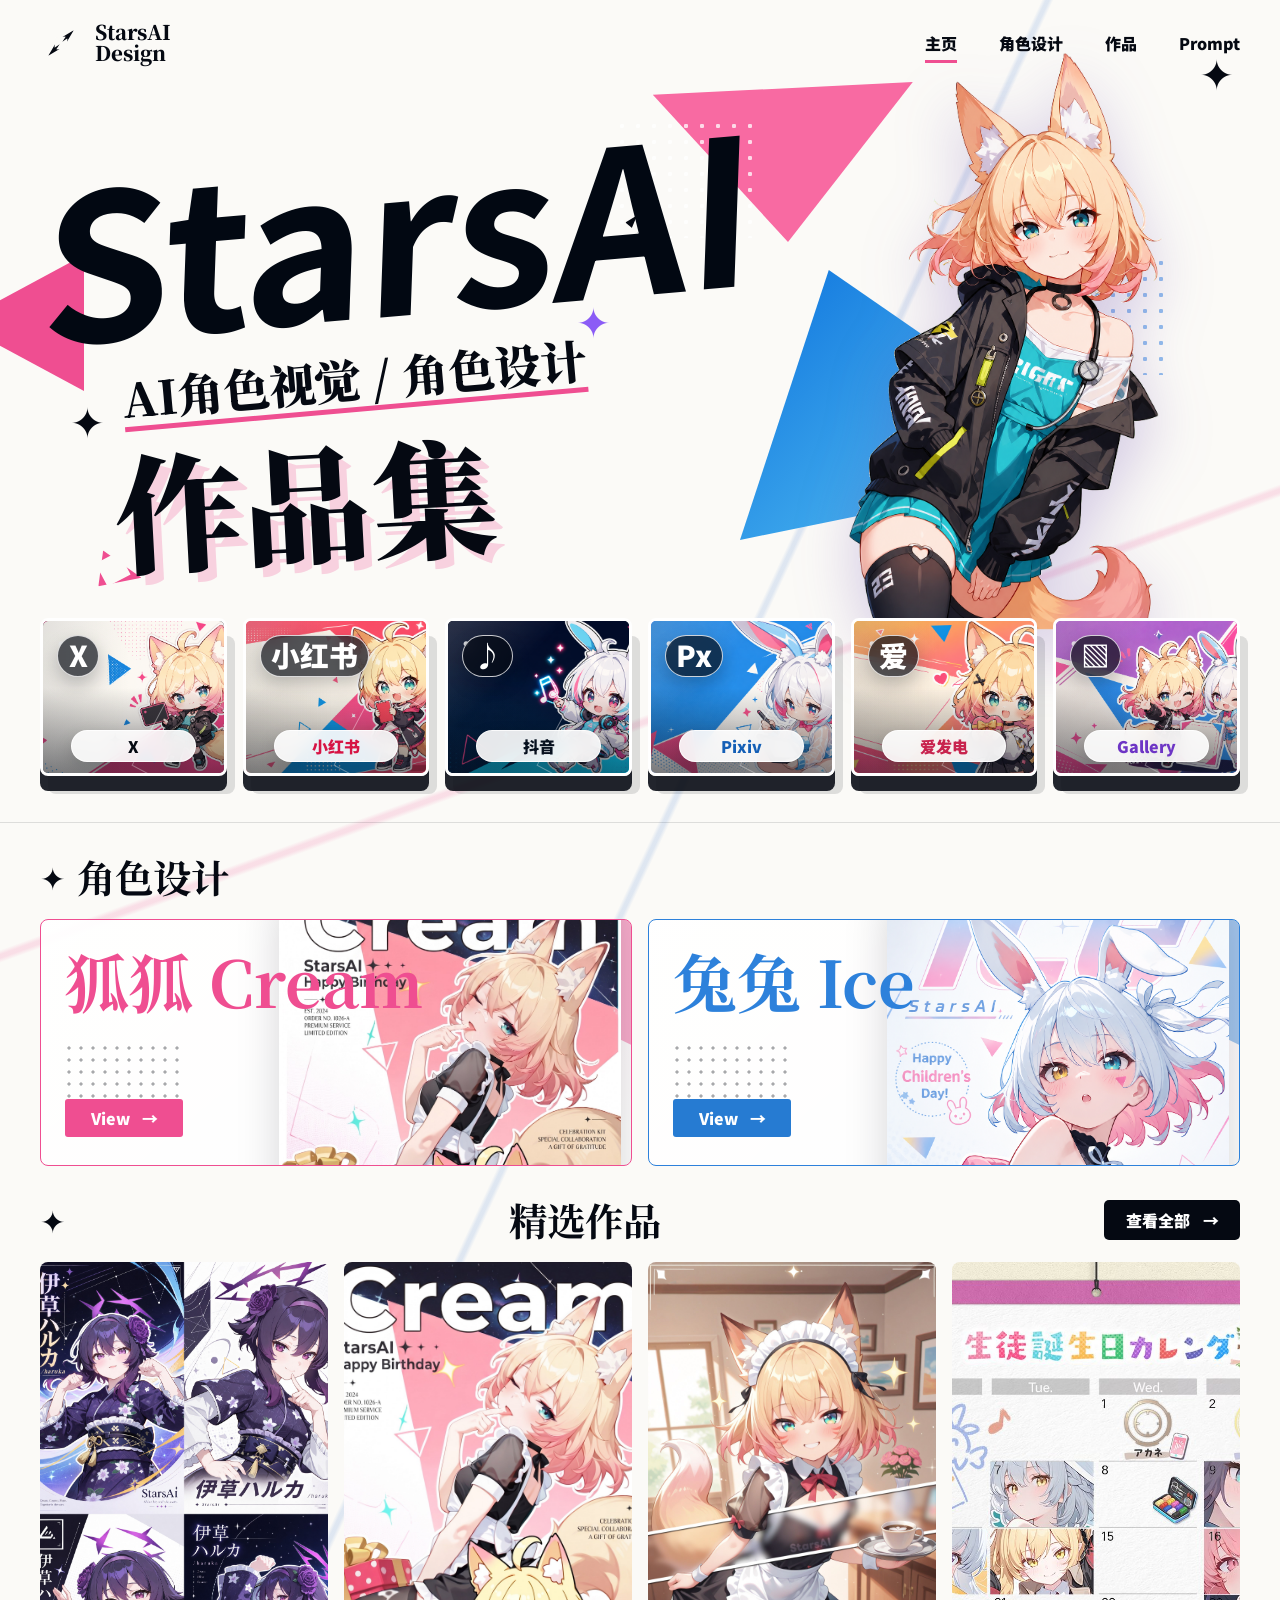
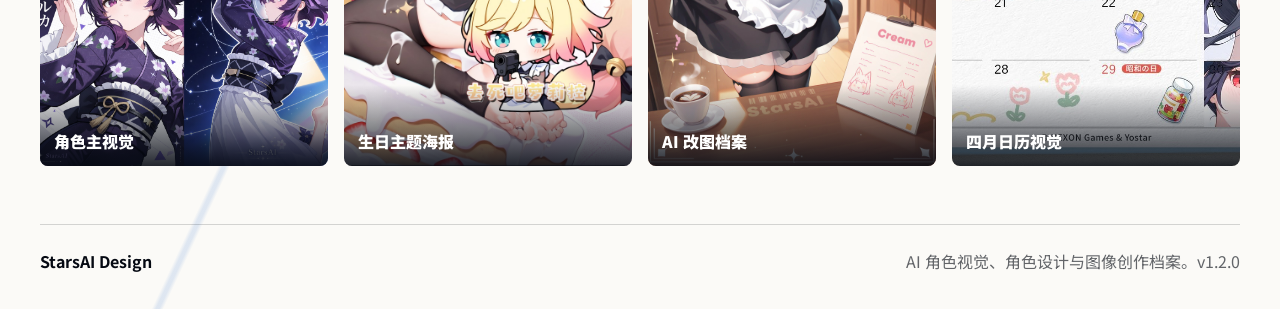
<file: index.html>
<!doctype html>
<html lang="zh-CN">
<head>
  <meta charset="utf-8">
  <meta name="viewport" content="width=device-width, initial-scale=1">
  <title>StarsAI Design | AI 角色视觉作品集</title>
  <meta name="description" content="StarsAI Design 的 AI 角色视觉作品集，展示角色设计、精选作品、图像创作档案与发布平台入口。">
  <meta name="theme-color" content="#f8f7f4">
  <meta property="og:title" content="StarsAI Design">
  <meta property="og:description" content="AI artwork, character design and visual archive.">
  <meta property="og:image" content="assets/concept-link-card.png">
  <link rel="preconnect" href="https://fonts.googleapis.com">
  <link rel="preconnect" href="https://fonts.gstatic.com" crossorigin>
  <link href="https://fonts.googleapis.com/css2?family=Noto+Sans+SC:wght@400;500;700;800;900&family=Noto+Serif+SC:wght@700;900&display=swap" rel="stylesheet">
  <link rel="stylesheet" href="styles.css">
</head>
<body class="home-page">
  <header class="home-header" id="top">
    <a class="logo-lockup" href="index.html" aria-label="StarsAI Design 首页">
      <span class="spark-logo" aria-hidden="true"></span>
      <span>StarsAI<br>Design</span>
    </a>

    <button class="nav-toggle ink" type="button" aria-label="打开导航" aria-expanded="false">
      <span></span>
    </button>

    <nav class="home-nav" aria-label="主页导航">
      <a class="is-active" href="#links">主页</a>
      <a href="characters.html">角色设计</a>
      <a href="works.html">作品</a>
      <a href="prompts.html">Prompt</a>
    </nav>
  </header>

  <main>
    <section class="home-hero" id="links" aria-labelledby="home-title">
      <div class="shape shape-pink-left"></div>
      <div class="shape shape-pink-top"></div>
      <div class="shape shape-blue"></div>
      <div class="dot-field dots-a"></div>
      <div class="dot-field dots-b"></div>
      <span class="star s1">✦</span>
      <span class="star s2">✦</span>
      <span class="star s3">✦</span>
      <span class="triangle t1"></span>
      <span class="triangle t2"></span>

      <div class="hero-art-card cutout-card reveal">
        <img src="assets/cream-character-cutout.png" alt="狐狐角色透明抠图">
      </div>

      <div class="home-hero-copy reveal">
        <h1 id="home-title">StarsAI</h1>
        <p>AI角色视觉 / 角色设计</p>
        <div class="building-status">作品集</div>
      </div>

      <div class="social-row reveal-group" aria-label="StarsAI Design 发布账号">
        <a class="poster-link card-x" href="https://x.com/StarsAI_design" target="_blank" rel="noreferrer">
          <img class="poster-visual" src="assets/social-x-fox-q.png" alt="" aria-hidden="true">
          <span class="poster-symbol">X</span>
          <strong>X</strong>
        </a>
        <a class="poster-link card-xhs" href="https://xhslink.com/m/9p7J6KHHOSP" target="_blank" rel="noreferrer">
          <img class="poster-visual" src="assets/social-xhs-fox-q.png" alt="" aria-hidden="true">
          <span class="poster-symbol">小红书</span>
          <strong>小红书</strong>
        </a>
        <a class="poster-link card-douyin" href="https://v.douyin.com/XASDJjB7Wbc/" target="_blank" rel="noreferrer">
          <img class="poster-visual" src="assets/social-douyin-rabbit-q.png" alt="" aria-hidden="true">
          <span class="poster-symbol">♪</span>
          <strong>抖音</strong>
        </a>
        <a class="poster-link card-pixiv" href="https://www.pixiv.net/users/115801778" target="_blank" rel="noreferrer">
          <img class="poster-visual" src="assets/social-pixiv-rabbit-q.png" alt="" aria-hidden="true">
          <span class="poster-symbol">Px</span>
          <strong>Pixiv</strong>
        </a>
        <a class="poster-link card-afdian" href="https://afdian.com/a/StarsAI" target="_blank" rel="noreferrer">
          <img class="poster-visual" src="assets/social-afdian-fox-q.png" alt="" aria-hidden="true">
          <span class="poster-symbol">爱</span>
          <strong>爱发电</strong>
        </a>
        <a class="poster-link card-gallery" href="works.html">
          <img class="poster-visual" src="assets/social-gallery-duo-q.png" alt="" aria-hidden="true">
          <span class="poster-symbol">▧</span>
          <strong>Gallery</strong>
        </a>
      </div>
    </section>

    <section class="home-section ip-section" id="ip" aria-labelledby="ip-title">
      <div class="section-title">
        <h2 id="ip-title">角色设计</h2>
      </div>
      <div class="ip-grid reveal-group">
        <article class="ip-banner fox">
          <div class="ip-copy">
            <h3>狐狐 Cream</h3>
            <a href="characters.html#cream" class="mini-btn">View <span>→</span></a>
          </div>
          <img src="assets/work-cream-poster.jpg" alt="狐狐风格角色作品">
        </article>
        <article class="ip-banner rabbit">
          <div class="ip-copy">
            <h3>兔兔 Ice</h3>
            <a href="characters.html#ice" class="mini-btn blue">View <span>→</span></a>
          </div>
          <img src="assets/rabbit-children-day-hero.png" alt="兔兔儿童节角色主视觉">
        </article>
      </div>
    </section>

    <section class="home-section works-preview" aria-labelledby="works-title">
      <div class="section-title with-action">
        <h2 id="works-title">精选作品</h2>
        <a class="view-all" href="works.html">查看全部 <span>→</span></a>
      </div>
      <div class="preview-grid reveal-group">
        <a href="works.html" class="preview-card">
          <img src="assets/hero-haruka.jpg" alt="Haruka Key Visual">
          <span>角色主视觉</span>
        </a>
        <a href="works.html" class="preview-card">
          <img src="assets/work-cream-birthday.jpg" alt="Cream Birthday">
          <span>生日主题海报</span>
        </a>
        <a href="works.html" class="preview-card">
          <img src="assets/work-ai-edit-01.jpg" alt="Generated Log">
          <span>AI 改图档案</span>
        </a>
        <a href="works.html" class="preview-card">
          <img src="assets/work-calendar.jpg" alt="April Calendar">
          <span>四月日历视觉</span>
        </a>
      </div>
    </section>
  </main>

  <footer class="home-footer">
    <strong>StarsAI Design</strong>
    <span>AI 角色视觉、角色设计与图像创作档案。v1.2.0</span>
  </footer>

  <script src="motion.js"></script>
</body>
</html>
</file>
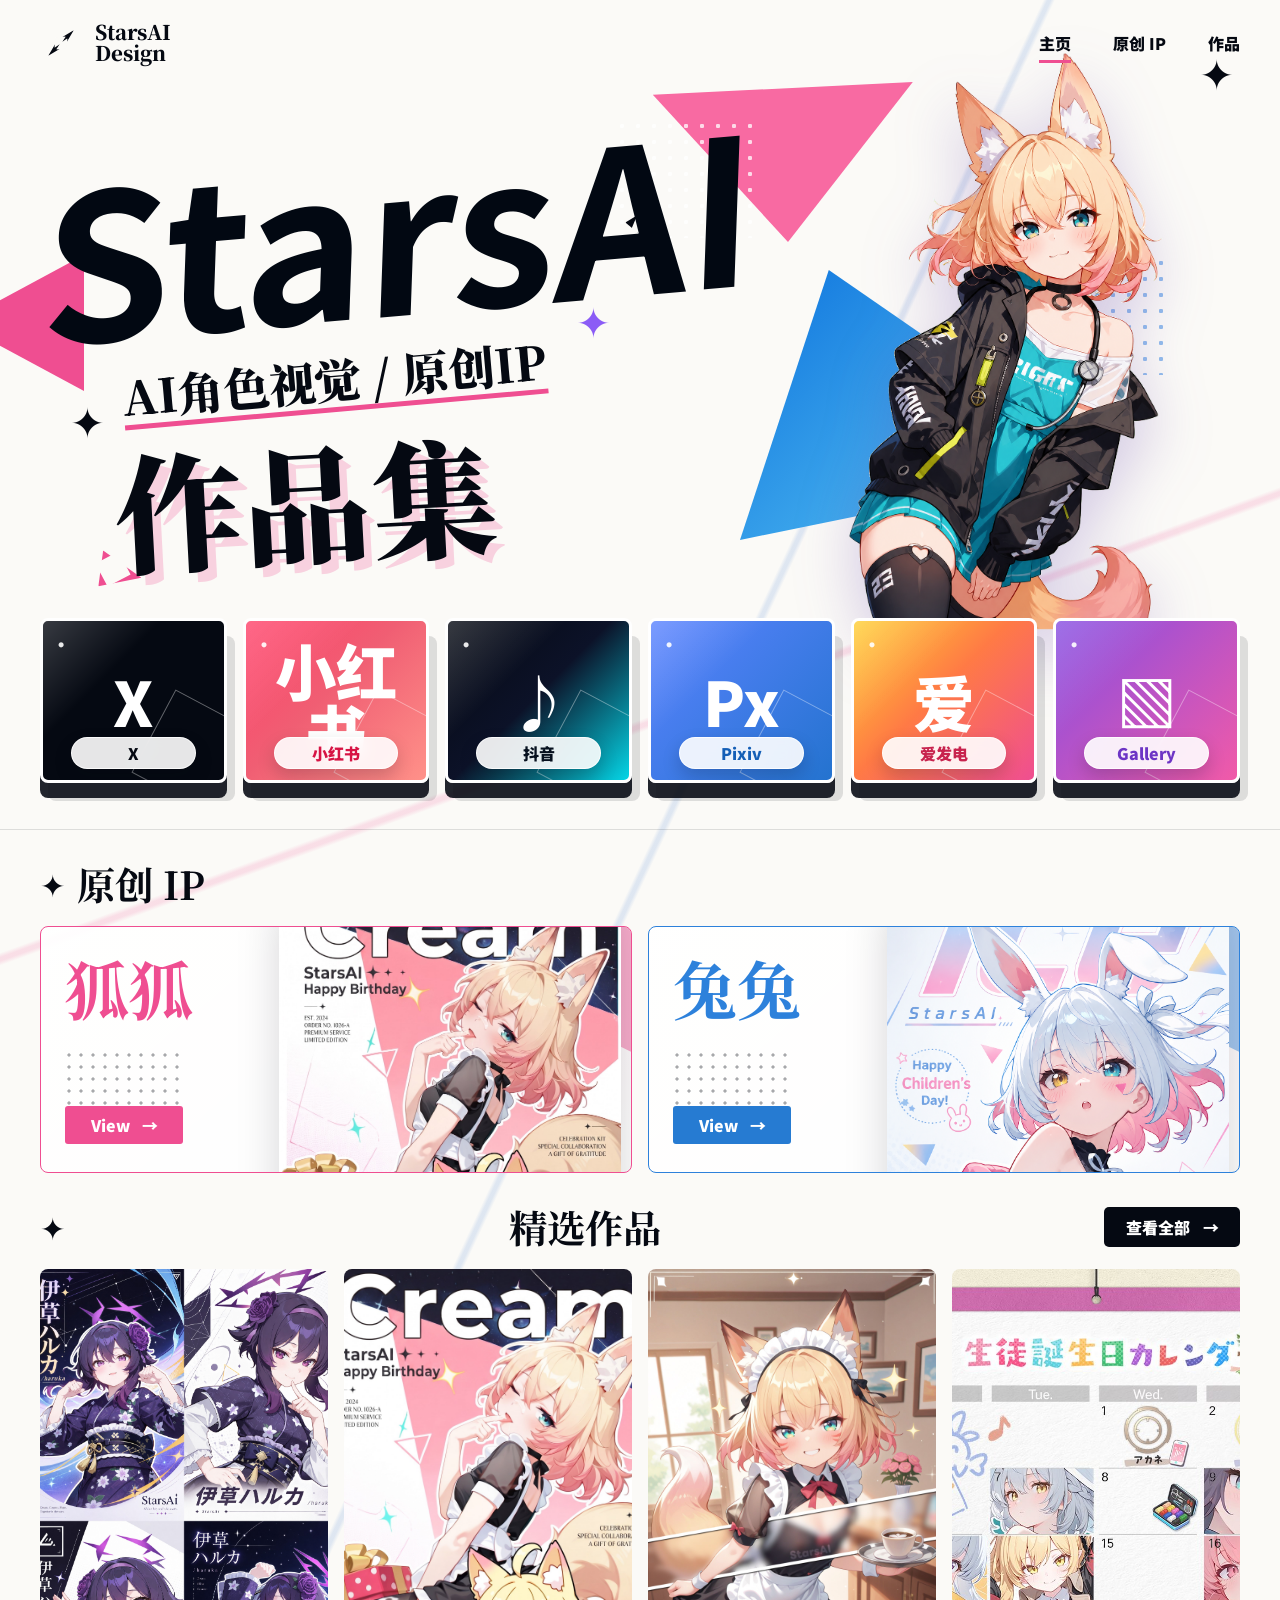
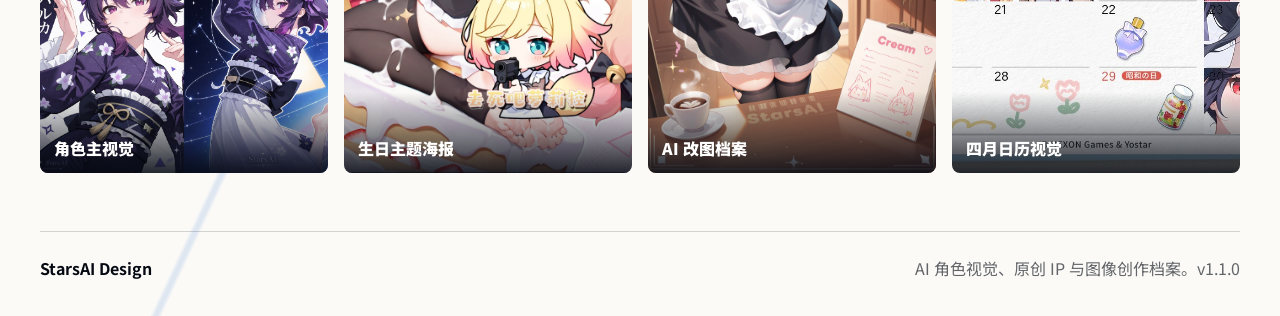
<file: versions/v1.1.0/index.html>
<!doctype html>
<html lang="zh-CN">
<head>
  <meta charset="utf-8">
  <meta name="viewport" content="width=device-width, initial-scale=1">
  <title>StarsAI Design | AI 角色视觉作品集</title>
  <meta name="description" content="StarsAI Design 的 AI 角色视觉作品集，展示原创 IP、精选作品、图像创作档案与发布平台入口。">
  <meta name="theme-color" content="#f8f7f4">
  <meta property="og:title" content="StarsAI Design">
  <meta property="og:description" content="AI artwork, original IP and visual archive.">
  <meta property="og:image" content="assets/concept-link-card.png">
  <link rel="preconnect" href="https://fonts.googleapis.com">
  <link rel="preconnect" href="https://fonts.gstatic.com" crossorigin>
  <link href="https://fonts.googleapis.com/css2?family=Noto+Sans+SC:wght@400;500;700;800;900&family=Noto+Serif+SC:wght@700;900&display=swap" rel="stylesheet">
  <link rel="stylesheet" href="styles.css">
</head>
<body class="home-page">
  <header class="home-header" id="top">
    <a class="logo-lockup" href="index.html" aria-label="StarsAI Design 首页">
      <span class="spark-logo" aria-hidden="true"></span>
      <span>StarsAI<br>Design</span>
    </a>

    <button class="nav-toggle ink" type="button" aria-label="打开导航" aria-expanded="false">
      <span></span>
    </button>

    <nav class="home-nav" aria-label="主页导航">
      <a class="is-active" href="#links">主页</a>
      <a href="#ip">原创 IP</a>
      <a href="works.html">作品</a>
    </nav>
  </header>

  <main>
    <section class="home-hero" id="links" aria-labelledby="home-title">
      <div class="shape shape-pink-left"></div>
      <div class="shape shape-pink-top"></div>
      <div class="shape shape-blue"></div>
      <div class="dot-field dots-a"></div>
      <div class="dot-field dots-b"></div>
      <span class="star s1">✦</span>
      <span class="star s2">✦</span>
      <span class="star s3">✦</span>
      <span class="triangle t1"></span>
      <span class="triangle t2"></span>

      <div class="hero-art-card cutout-card reveal">
        <img src="assets/cream-character-cutout.png" alt="狐狐角色透明抠图">
      </div>

      <div class="home-hero-copy reveal">
        <h1 id="home-title">StarsAI</h1>
        <p>AI角色视觉 / 原创IP</p>
        <div class="building-status">作品集</div>
      </div>

      <div class="social-row reveal-group" aria-label="StarsAI Design 发布账号">
        <a class="poster-link card-x" href="https://x.com/StarsAI_design" target="_blank" rel="noreferrer">
          <span class="poster-symbol">X</span>
          <strong>X</strong>
        </a>
        <a class="poster-link card-xhs" href="https://xhslink.com/m/9p7J6KHHOSP" target="_blank" rel="noreferrer">
          <span class="poster-symbol">小红书</span>
          <strong>小红书</strong>
        </a>
        <a class="poster-link card-douyin" href="https://v.douyin.com/XASDJjB7Wbc/" target="_blank" rel="noreferrer">
          <span class="poster-symbol">♪</span>
          <strong>抖音</strong>
        </a>
        <a class="poster-link card-pixiv" href="https://www.pixiv.net/users/115801778" target="_blank" rel="noreferrer">
          <span class="poster-symbol">Px</span>
          <strong>Pixiv</strong>
        </a>
        <a class="poster-link card-afdian" href="https://afdian.com/a/StarsAI" target="_blank" rel="noreferrer">
          <span class="poster-symbol">爱</span>
          <strong>爱发电</strong>
        </a>
        <a class="poster-link card-gallery" href="works.html">
          <span class="poster-symbol">▧</span>
          <strong>Gallery</strong>
        </a>
      </div>
    </section>

    <section class="home-section ip-section" id="ip" aria-labelledby="ip-title">
      <div class="section-title">
        <h2 id="ip-title">原创 IP</h2>
      </div>
      <div class="ip-grid reveal-group">
        <article class="ip-banner fox">
          <div class="ip-copy">
            <h3>狐狐</h3>
            <a href="works.html" class="mini-btn">View <span>→</span></a>
          </div>
          <img src="assets/work-cream-poster.jpg" alt="狐狐风格角色作品">
        </article>
        <article class="ip-banner rabbit">
          <div class="ip-copy">
            <h3>兔兔</h3>
            <a href="works.html" class="mini-btn blue">View <span>→</span></a>
          </div>
          <img src="assets/rabbit-children-day-hero.png" alt="兔兔儿童节角色主视觉">
        </article>
      </div>
    </section>

    <section class="home-section works-preview" aria-labelledby="works-title">
      <div class="section-title with-action">
        <h2 id="works-title">精选作品</h2>
        <a class="view-all" href="works.html">查看全部 <span>→</span></a>
      </div>
      <div class="preview-grid reveal-group">
        <a href="works.html" class="preview-card">
          <img src="assets/hero-haruka.jpg" alt="Haruka Key Visual">
          <span>角色主视觉</span>
        </a>
        <a href="works.html" class="preview-card">
          <img src="assets/work-cream-birthday.jpg" alt="Cream Birthday">
          <span>生日主题海报</span>
        </a>
        <a href="works.html" class="preview-card">
          <img src="assets/work-ai-edit-01.jpg" alt="Generated Log">
          <span>AI 改图档案</span>
        </a>
        <a href="works.html" class="preview-card">
          <img src="assets/work-calendar.jpg" alt="April Calendar">
          <span>四月日历视觉</span>
        </a>
      </div>
    </section>
  </main>

  <footer class="home-footer">
    <strong>StarsAI Design</strong>
    <span>AI 角色视觉、原创 IP 与图像创作档案。v1.1.0</span>
  </footer>

  <script src="motion.js"></script>
</body>
</html>
</file>
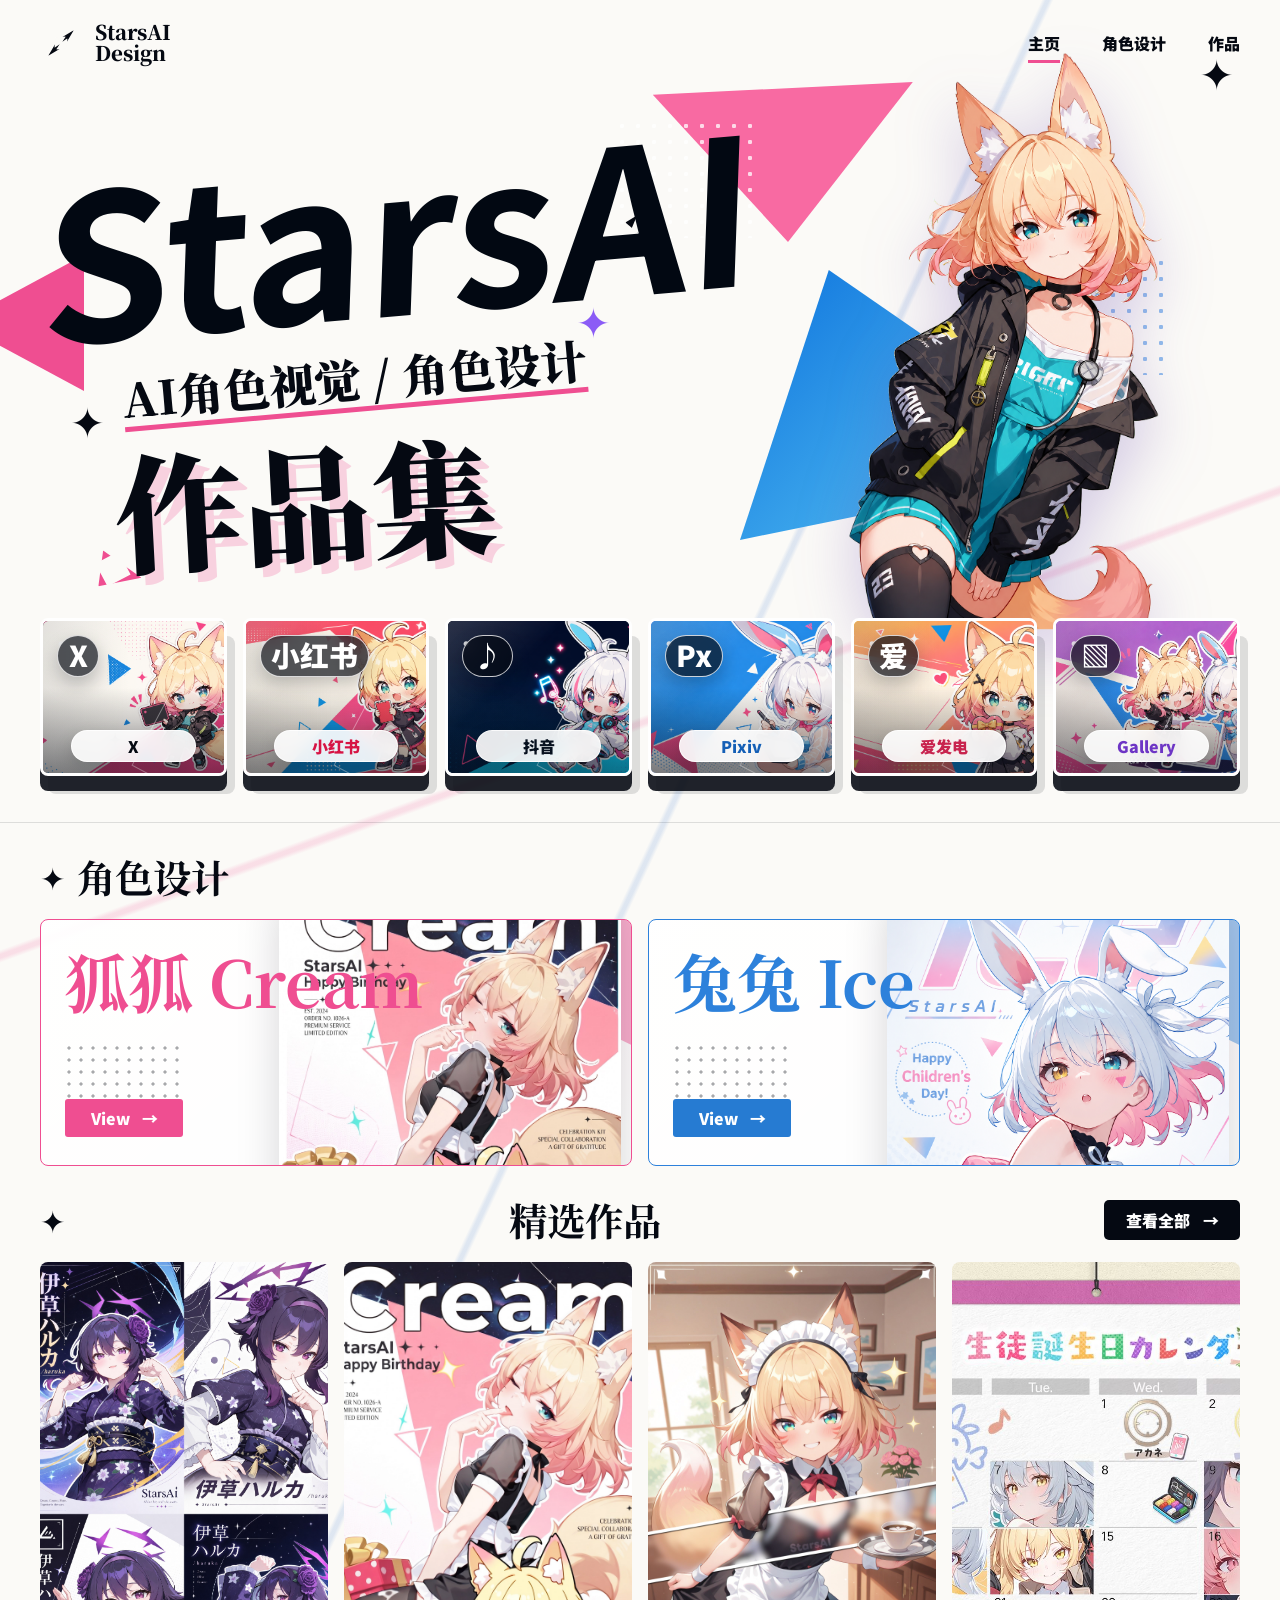
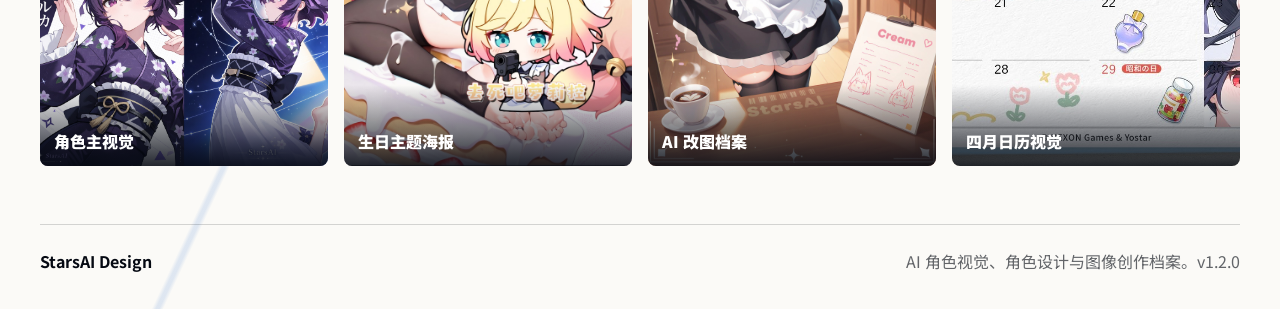
<file: versions/v1.2.0/index.html>
<!doctype html>
<html lang="zh-CN">
<head>
  <meta charset="utf-8">
  <meta name="viewport" content="width=device-width, initial-scale=1">
  <title>StarsAI Design | AI 角色视觉作品集</title>
  <meta name="description" content="StarsAI Design 的 AI 角色视觉作品集，展示角色设计、精选作品、图像创作档案与发布平台入口。">
  <meta name="theme-color" content="#f8f7f4">
  <meta property="og:title" content="StarsAI Design">
  <meta property="og:description" content="AI artwork, character design and visual archive.">
  <meta property="og:image" content="assets/concept-link-card.png">
  <link rel="preconnect" href="https://fonts.googleapis.com">
  <link rel="preconnect" href="https://fonts.gstatic.com" crossorigin>
  <link href="https://fonts.googleapis.com/css2?family=Noto+Sans+SC:wght@400;500;700;800;900&family=Noto+Serif+SC:wght@700;900&display=swap" rel="stylesheet">
  <link rel="stylesheet" href="styles.css">
</head>
<body class="home-page">
  <header class="home-header" id="top">
    <a class="logo-lockup" href="index.html" aria-label="StarsAI Design 首页">
      <span class="spark-logo" aria-hidden="true"></span>
      <span>StarsAI<br>Design</span>
    </a>

    <button class="nav-toggle ink" type="button" aria-label="打开导航" aria-expanded="false">
      <span></span>
    </button>

    <nav class="home-nav" aria-label="主页导航">
      <a class="is-active" href="#links">主页</a>
      <a href="characters.html">角色设计</a>
      <a href="works.html">作品</a>
    </nav>
  </header>

  <main>
    <section class="home-hero" id="links" aria-labelledby="home-title">
      <div class="shape shape-pink-left"></div>
      <div class="shape shape-pink-top"></div>
      <div class="shape shape-blue"></div>
      <div class="dot-field dots-a"></div>
      <div class="dot-field dots-b"></div>
      <span class="star s1">✦</span>
      <span class="star s2">✦</span>
      <span class="star s3">✦</span>
      <span class="triangle t1"></span>
      <span class="triangle t2"></span>

      <div class="hero-art-card cutout-card reveal">
        <img src="assets/cream-character-cutout.png" alt="狐狐角色透明抠图">
      </div>

      <div class="home-hero-copy reveal">
        <h1 id="home-title">StarsAI</h1>
        <p>AI角色视觉 / 角色设计</p>
        <div class="building-status">作品集</div>
      </div>

      <div class="social-row reveal-group" aria-label="StarsAI Design 发布账号">
        <a class="poster-link card-x" href="https://x.com/StarsAI_design" target="_blank" rel="noreferrer">
          <img class="poster-visual" src="assets/social-x-fox-q.png" alt="" aria-hidden="true">
          <span class="poster-symbol">X</span>
          <strong>X</strong>
        </a>
        <a class="poster-link card-xhs" href="https://xhslink.com/m/9p7J6KHHOSP" target="_blank" rel="noreferrer">
          <img class="poster-visual" src="assets/social-xhs-fox-q.png" alt="" aria-hidden="true">
          <span class="poster-symbol">小红书</span>
          <strong>小红书</strong>
        </a>
        <a class="poster-link card-douyin" href="https://v.douyin.com/XASDJjB7Wbc/" target="_blank" rel="noreferrer">
          <img class="poster-visual" src="assets/social-douyin-rabbit-q.png" alt="" aria-hidden="true">
          <span class="poster-symbol">♪</span>
          <strong>抖音</strong>
        </a>
        <a class="poster-link card-pixiv" href="https://www.pixiv.net/users/115801778" target="_blank" rel="noreferrer">
          <img class="poster-visual" src="assets/social-pixiv-rabbit-q.png" alt="" aria-hidden="true">
          <span class="poster-symbol">Px</span>
          <strong>Pixiv</strong>
        </a>
        <a class="poster-link card-afdian" href="https://afdian.com/a/StarsAI" target="_blank" rel="noreferrer">
          <img class="poster-visual" src="assets/social-afdian-fox-q.png" alt="" aria-hidden="true">
          <span class="poster-symbol">爱</span>
          <strong>爱发电</strong>
        </a>
        <a class="poster-link card-gallery" href="works.html">
          <img class="poster-visual" src="assets/social-gallery-duo-q.png" alt="" aria-hidden="true">
          <span class="poster-symbol">▧</span>
          <strong>Gallery</strong>
        </a>
      </div>
    </section>

    <section class="home-section ip-section" id="ip" aria-labelledby="ip-title">
      <div class="section-title">
        <h2 id="ip-title">角色设计</h2>
      </div>
      <div class="ip-grid reveal-group">
        <article class="ip-banner fox">
          <div class="ip-copy">
            <h3>狐狐 Cream</h3>
            <a href="characters.html#cream" class="mini-btn">View <span>→</span></a>
          </div>
          <img src="assets/work-cream-poster.jpg" alt="狐狐风格角色作品">
        </article>
        <article class="ip-banner rabbit">
          <div class="ip-copy">
            <h3>兔兔 Ice</h3>
            <a href="characters.html#ice" class="mini-btn blue">View <span>→</span></a>
          </div>
          <img src="assets/rabbit-children-day-hero.png" alt="兔兔儿童节角色主视觉">
        </article>
      </div>
    </section>

    <section class="home-section works-preview" aria-labelledby="works-title">
      <div class="section-title with-action">
        <h2 id="works-title">精选作品</h2>
        <a class="view-all" href="works.html">查看全部 <span>→</span></a>
      </div>
      <div class="preview-grid reveal-group">
        <a href="works.html" class="preview-card">
          <img src="assets/hero-haruka.jpg" alt="Haruka Key Visual">
          <span>角色主视觉</span>
        </a>
        <a href="works.html" class="preview-card">
          <img src="assets/work-cream-birthday.jpg" alt="Cream Birthday">
          <span>生日主题海报</span>
        </a>
        <a href="works.html" class="preview-card">
          <img src="assets/work-ai-edit-01.jpg" alt="Generated Log">
          <span>AI 改图档案</span>
        </a>
        <a href="works.html" class="preview-card">
          <img src="assets/work-calendar.jpg" alt="April Calendar">
          <span>四月日历视觉</span>
        </a>
      </div>
    </section>
  </main>

  <footer class="home-footer">
    <strong>StarsAI Design</strong>
    <span>AI 角色视觉、角色设计与图像创作档案。v1.2.0</span>
  </footer>

  <script src="motion.js"></script>
</body>
</html>
</file>
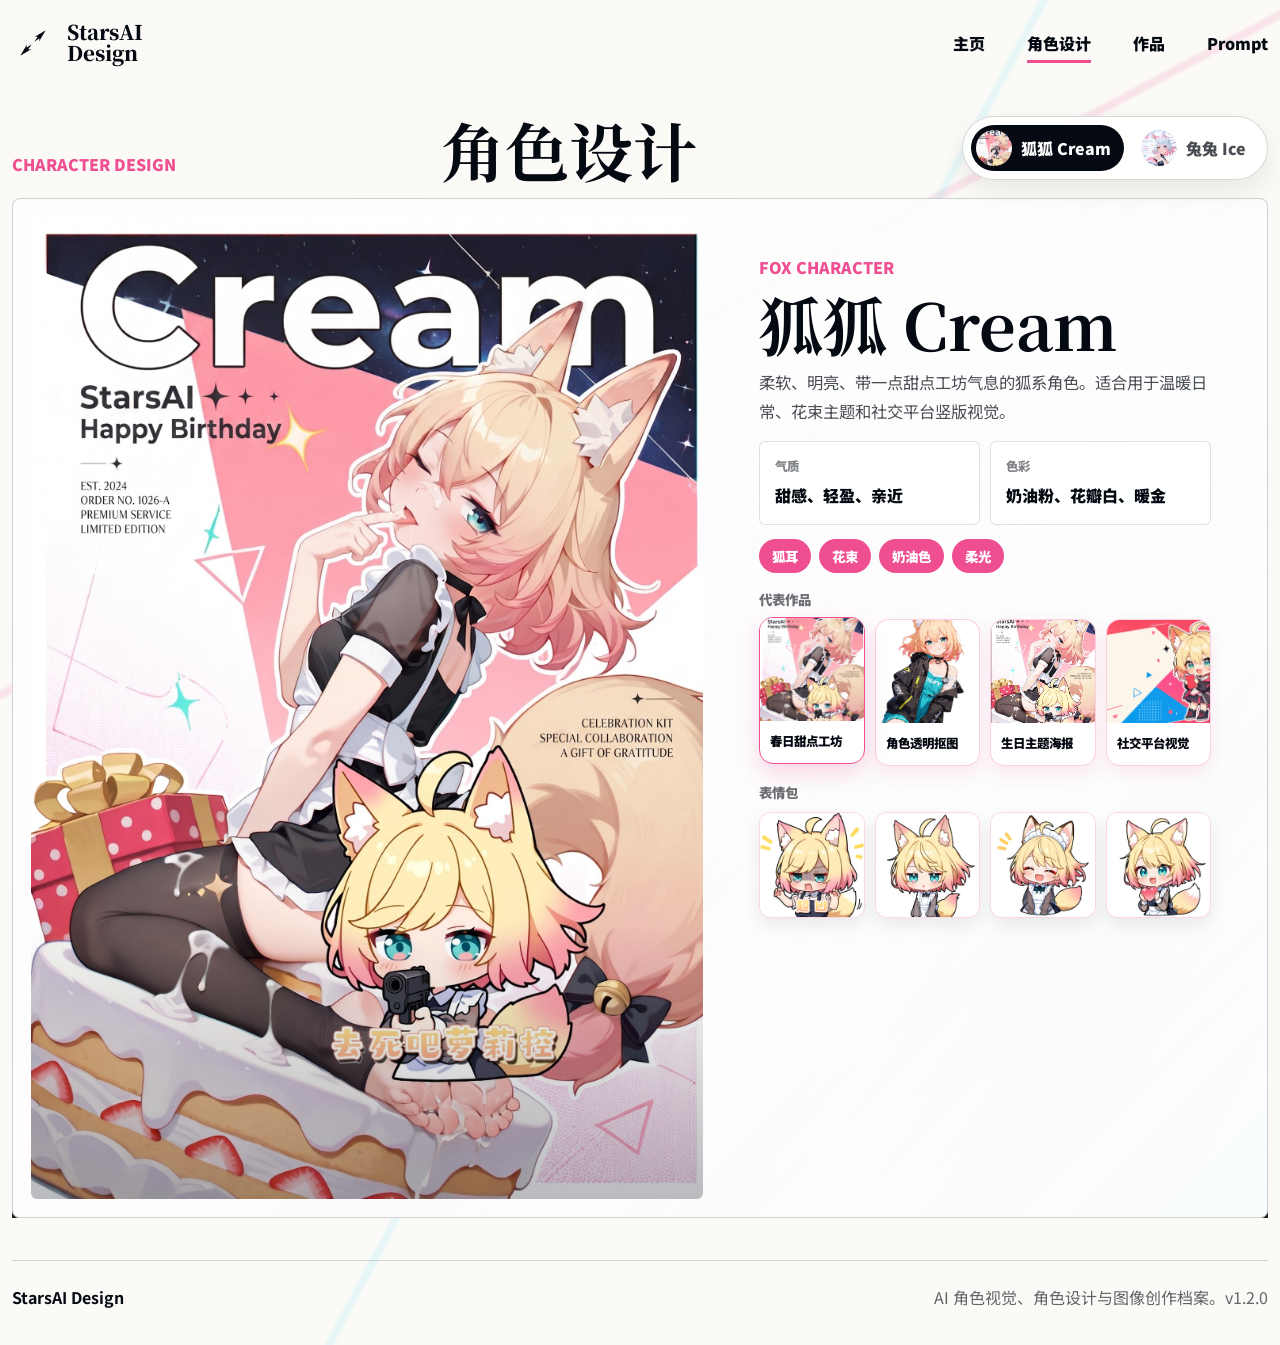
<file: characters.html>
<!doctype html>
<html lang="zh-CN">
<head>
  <meta charset="utf-8">
  <meta name="viewport" content="width=device-width, initial-scale=1">
  <title>StarsAI Design | 角色设计</title>
  <meta name="description" content="StarsAI Design 角色设计页，展示狐狐 Cream 与兔兔 Ice 的角色视觉、设定关键词与代表作品。">
  <meta name="theme-color" content="#fbfaf7">
  <meta property="og:title" content="StarsAI Design 角色设计">
  <meta property="og:description" content="Character design archive for 狐狐 Cream and 兔兔 Ice.">
  <meta property="og:image" content="assets/work-cream-poster.jpg">
  <link rel="preconnect" href="https://fonts.googleapis.com">
  <link rel="preconnect" href="https://fonts.gstatic.com" crossorigin>
  <link href="https://fonts.googleapis.com/css2?family=Noto+Sans+SC:wght@400;500;700;800;900&family=Noto+Serif+SC:wght@700;900&display=swap" rel="stylesheet">
  <link rel="stylesheet" href="styles.css">
  <link rel="stylesheet" href="characters.css">
</head>
<body class="characters-page">
  <header class="home-header character-header" id="top">
    <a class="logo-lockup" href="index.html" aria-label="StarsAI Design 首页">
      <span class="spark-logo" aria-hidden="true"></span>
      <span>StarsAI<br>Design</span>
    </a>

    <button class="nav-toggle ink" type="button" aria-label="打开导航" aria-expanded="false">
      <span></span>
    </button>

    <nav class="home-nav" aria-label="角色设计页导航">
      <a href="index.html">主页</a>
      <a class="is-active" href="characters.html">角色设计</a>
      <a href="works.html">作品</a>
      <a href="prompts.html">Prompt</a>
    </nav>
  </header>

  <main class="character-shell" aria-labelledby="character-title">
    <section class="character-intro">
      <p>Character Design</p>
      <h1 id="character-title">角色设计</h1>
      <div class="character-avatar-nav character-switch-module" aria-label="角色选择">
        <button class="character-avatar is-active" type="button" data-character-target="cream" aria-label="查看狐狐 Cream">
          <img src="assets/work-cream-poster.jpg" alt="">
          <span>狐狐 Cream</span>
        </button>
        <button class="character-avatar" type="button" data-character-target="ice" aria-label="查看兔兔 Ice">
          <img src="assets/rabbit-children-day-hero.png" alt="">
          <span>兔兔 Ice</span>
        </button>
      </div>
    </section>

    <section class="character-carousel" aria-label="角色设计轮播">
      <article class="character-slide cream" data-character="cream">
        <div class="character-poster">
          <img src="assets/work-cream-poster.jpg" alt="狐狐 Cream 角色主视觉">
        </div>
        <div class="character-copy-panel">
          <p class="character-kicker">Fox Character</p>
          <h2>狐狐 Cream</h2>
          <p class="character-desc">柔软、明亮、带一点甜点工坊气息的狐系角色。适合用于温暖日常、花束主题和社交平台竖版视觉。</p>
          <dl class="character-meta">
            <div><dt>气质</dt><dd>甜感、轻盈、亲近</dd></div>
            <div><dt>色彩</dt><dd>奶油粉、花瓣白、暖金</dd></div>
          </dl>
          <div class="character-keywords" aria-label="狐狐 Cream 视觉关键词">
            <span>狐耳</span>
            <span>花束</span>
            <span>奶油色</span>
            <span>柔光</span>
          </div>
          <h3 class="character-section-title">代表作品</h3>
          <div class="character-works" aria-label="狐狐 Cream 代表作品">
            <button class="character-work-card is-active" type="button" data-preview-src="assets/work-cream-poster.jpg" data-preview-alt="狐狐 Cream 春日甜点工坊">
              <img src="assets/work-cream-poster.jpg" alt="">
              <span>春日甜点工坊</span>
            </button>
            <button class="character-work-card" type="button" data-preview-src="assets/cream-character-cutout.png" data-preview-alt="狐狐 Cream 角色透明抠图">
              <img src="assets/cream-character-cutout.png" alt="">
              <span>角色透明抠图</span>
            </button>
            <button class="character-work-card" type="button" data-preview-src="assets/work-cream-birthday.jpg" data-preview-alt="狐狐 Cream 生日主题海报">
              <img src="assets/work-cream-birthday.jpg" alt="">
              <span>生日主题海报</span>
            </button>
            <button class="character-work-card" type="button" data-preview-src="assets/social-xhs-fox-q.png" data-preview-alt="狐狐 Cream 社交平台视觉">
              <img src="assets/social-xhs-fox-q.png" alt="">
              <span>社交平台视觉</span>
            </button>
          </div>
          <h3 class="character-section-title">表情包</h3>
          <div class="character-stickers" aria-label="狐狐 Cream 表情包">
            <button class="character-sticker-card" type="button" data-preview-src="assets/sticker-cream-01.png" data-preview-alt="狐狐 Cream 表情包 1">
              <img src="assets/sticker-cream-01.png" alt="狐狐 Cream 表情包 1">
            </button>
            <button class="character-sticker-card" type="button" data-preview-src="assets/sticker-cream-02.png" data-preview-alt="狐狐 Cream 表情包 2">
              <img src="assets/sticker-cream-02.png" alt="狐狐 Cream 表情包 2">
            </button>
            <button class="character-sticker-card" type="button" data-preview-src="assets/sticker-cream-03.png" data-preview-alt="狐狐 Cream 表情包 3">
              <img src="assets/sticker-cream-03.png" alt="狐狐 Cream 表情包 3">
            </button>
            <button class="character-sticker-card" type="button" data-preview-src="assets/sticker-cream-04.png" data-preview-alt="狐狐 Cream 表情包 4">
              <img src="assets/sticker-cream-04.png" alt="狐狐 Cream 表情包 4">
            </button>
          </div>
        </div>
      </article>

      <article class="character-slide ice" data-character="ice">
        <div class="character-poster">
          <img src="assets/rabbit-children-day-hero.png" alt="兔兔 Ice 角色主视觉">
        </div>
        <div class="character-copy-panel">
          <p class="character-kicker">Rabbit Character</p>
          <h2>兔兔 Ice</h2>
          <p class="character-desc">清透、轻快、带蓝白空气感的兔系角色。适合用于季节主题、清爽封面和系列角色展示。</p>
          <dl class="character-meta">
            <div><dt>气质</dt><dd>清新、活泼、干净</dd></div>
            <div><dt>色彩</dt><dd>冰蓝、雪白、浅粉</dd></div>
          </dl>
          <div class="character-keywords" aria-label="兔兔 Ice 视觉关键词">
            <span>兔耳</span>
            <span>蓝白</span>
            <span>节日感</span>
            <span>清透</span>
          </div>
          <h3 class="character-section-title">代表作品</h3>
          <div class="character-works" aria-label="兔兔 Ice 代表作品">
            <button class="character-work-card is-active" type="button" data-preview-src="assets/rabbit-children-day-hero.png" data-preview-alt="兔兔 Ice 儿童节主视觉">
              <img src="assets/rabbit-children-day-hero.png" alt="">
              <span>儿童节主视觉</span>
            </button>
            <button class="character-work-card" type="button" data-preview-src="assets/work-rabbit-series.jpg" data-preview-alt="兔兔 Ice 系列设定图">
              <img src="assets/work-rabbit-series.jpg" alt="">
              <span>兔兔系列设定图</span>
            </button>
            <button class="character-work-card" type="button" data-preview-src="assets/social-pixiv-rabbit-q.png" data-preview-alt="兔兔 Ice 社交头像视觉">
              <img src="assets/social-pixiv-rabbit-q.png" alt="">
              <span>社交头像视觉</span>
            </button>
            <button class="character-work-card" type="button" data-preview-src="assets/social-douyin-rabbit-q.png" data-preview-alt="兔兔 Ice 短视频平台视觉">
              <img src="assets/social-douyin-rabbit-q.png" alt="">
              <span>短视频平台视觉</span>
            </button>
          </div>
          <h3 class="character-section-title">表情包</h3>
          <div class="character-stickers" aria-label="兔兔 Ice 表情包">
            <button class="character-sticker-card" type="button" data-preview-src="assets/sticker-ice-01.png" data-preview-alt="兔兔 Ice 表情包 1">
              <img src="assets/sticker-ice-01.png" alt="兔兔 Ice 表情包 1">
            </button>
            <button class="character-sticker-card" type="button" data-preview-src="assets/sticker-ice-02.png" data-preview-alt="兔兔 Ice 表情包 2">
              <img src="assets/sticker-ice-02.png" alt="兔兔 Ice 表情包 2">
            </button>
            <button class="character-sticker-card" type="button" data-preview-src="assets/sticker-ice-03.png" data-preview-alt="兔兔 Ice 表情包 3">
              <img src="assets/sticker-ice-03.png" alt="兔兔 Ice 表情包 3">
            </button>
            <button class="character-sticker-card" type="button" data-preview-src="assets/sticker-ice-04.png" data-preview-alt="兔兔 Ice 表情包 4">
              <img src="assets/sticker-ice-04.png" alt="兔兔 Ice 表情包 4">
            </button>
          </div>
        </div>
      </article>
    </section>
  </main>

  <footer class="home-footer character-footer">
    <strong>StarsAI Design</strong>
    <span>AI 角色视觉、角色设计与图像创作档案。v1.2.0</span>
  </footer>

  <script src="characters.js"></script>
</body>
</html>
</file>
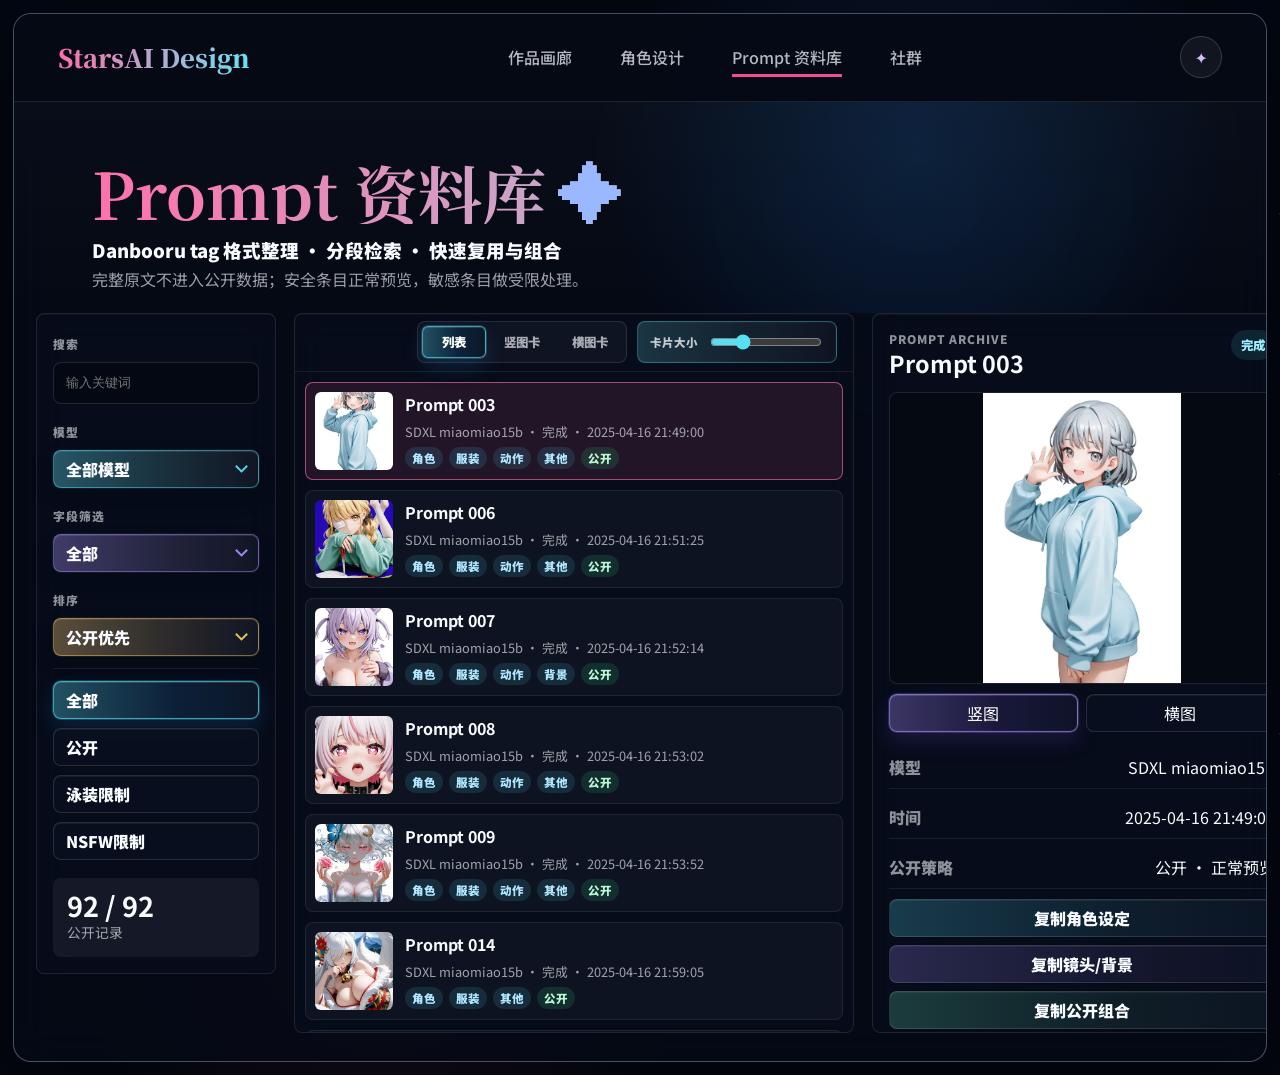
<file: prompts.html>
<!doctype html>
<html lang="zh-CN">
<head>
  <meta charset="utf-8">
  <meta name="viewport" content="width=device-width, initial-scale=1">
  <title>StarsAI Design | Prompt 资料库</title>
  <meta name="description" content="StarsAI Design 的公开 Prompt 分栏资料库，展示公开字段、受限处理预览和复制入口。">
  <meta name="theme-color" content="#060914">
  <meta property="og:title" content="StarsAI Design Prompt Archive">
  <meta property="og:description" content="Public prompt archive with reviewed previews and copyable safe segments.">
  <meta property="og:image" content="assets/concept-gallery.png">
  <link rel="preconnect" href="https://fonts.googleapis.com">
  <link rel="preconnect" href="https://fonts.gstatic.com" crossorigin>
  <link href="https://fonts.googleapis.com/css2?family=Noto+Sans+SC:wght@400;500;700;800;900&family=Noto+Serif+SC:wght@700;900&display=swap" rel="stylesheet">
  <link rel="stylesheet" href="styles.css">
  <link rel="stylesheet" href="prompts.css">
</head>
<body class="works-page prompt-page">
  <main class="gallery-shell prompt-shell" aria-labelledby="prompt-title">
    <section class="browser-frame">
      <nav class="gallery-nav" aria-label="Prompt 页导航">
        <a class="gallery-brand" href="index.html">StarsAI Design</a>
        <div class="desktop-nav">
          <a href="works.html">作品画廊</a>
          <a href="characters.html">角色设计</a>
          <a class="is-active" href="prompts.html">Prompt 资料库</a>
          <a href="index.html#social">社群</a>
        </div>
        <span class="round-star" aria-hidden="true">✦</span>
      </nav>

      <section class="gallery-hero prompt-hero">
        <h1 id="prompt-title">Prompt 资料库<span>✦</span></h1>
        <p>Danbooru tag 格式整理 · 分段检索 · 快速复用与组合</p>
        <small>完整原文不进入公开数据；安全条目正常预览，敏感条目做受限处理。</small>
      </section>

      <section class="prompt-workspace" aria-label="Prompt 资料库">
        <aside class="prompt-filters" aria-label="筛选">
          <div class="prompt-search">
            <label for="prompt-search-input">搜索</label>
            <div class="prompt-search-row">
              <input id="prompt-search-input" type="search" data-prompt-search placeholder="输入关键词">
            </div>
          </div>
          <div class="prompt-select-block">
            <label for="prompt-model-filter">模型</label>
            <select id="prompt-model-filter" data-model-filter>
              <option value="all">全部模型</option>
            </select>
          </div>
          <div class="prompt-select-block">
            <label for="prompt-field-filter">字段筛选</label>
            <select id="prompt-field-filter" data-prompt-filter-select>
              <option value="all">全部</option>
              <option value="role">角色</option>
              <option value="clothing">服装</option>
              <option value="action">动作</option>
              <option value="background">背景</option>
              <option value="camera">镜头</option>
              <option value="other">其他</option>
            </select>
          </div>
          <div class="prompt-select-block">
            <label for="prompt-sort-select">排序</label>
            <select id="prompt-sort-select" data-prompt-sort>
              <option value="visibility">公开优先</option>
              <option value="id-asc">编号升序</option>
              <option value="id-desc">编号降序</option>
              <option value="time-desc">时间新到旧</option>
              <option value="time-asc">时间旧到新</option>
              <option value="restricted-first">限制优先</option>
              <option value="title-asc">标题 A-Z</option>
            </select>
          </div>
          <div class="prompt-filter-group prompt-visibility-group" aria-label="预览状态筛选">
            <button class="is-active" type="button" data-visibility-filter="all">全部</button>
            <button type="button" data-visibility-filter="public">公开</button>
            <button type="button" data-visibility-filter="swimwear-restricted">泳装限制</button>
            <button type="button" data-visibility-filter="nsfw-restricted">NSFW限制</button>
          </div>
          <div class="prompt-source-note">
            <strong data-prompt-count>0 / 0</strong>
            <span>公开记录</span>
          </div>
        </aside>

        <section class="prompt-list-panel" aria-label="Prompt 列表">
          <div class="prompt-list-head">
            <div class="prompt-list-controls">
              <div class="prompt-view-toggle" aria-label="浏览方式">
                <button class="is-active" type="button" data-view-mode="list">列表</button>
                <button type="button" data-view-mode="portrait">竖图卡</button>
                <button type="button" data-view-mode="landscape">横图卡</button>
              </div>
              <label class="prompt-card-size-control" for="prompt-card-size">
                <span>卡片大小</span>
                <input id="prompt-card-size" type="range" min="130" max="320" step="10" value="180" data-card-size>
              </label>
            </div>
          </div>
          <div class="prompt-list" data-prompt-list></div>
        </section>

        <aside class="prompt-detail-panel" data-prompt-detail aria-live="polite">
          <p class="prompt-empty">正在加载公开 prompt 数据。</p>
        </aside>
      </section>
    </section>

    <nav class="mobile-tabbar" aria-label="移动端导航">
      <a href="index.html">⌂<span>首页</span></a>
      <a href="works.html">✦<span>作品</span></a>
      <a class="is-active" href="prompts.html">▤<span>Prompt</span></a>
      <a href="characters.html">♥<span>角色</span></a>
    </nav>
  </main>

  <script src="motion.js"></script>
  <script src="data/prompts-public.js"></script>
  <script src="prompts.js"></script>
</body>
</html>
</file>
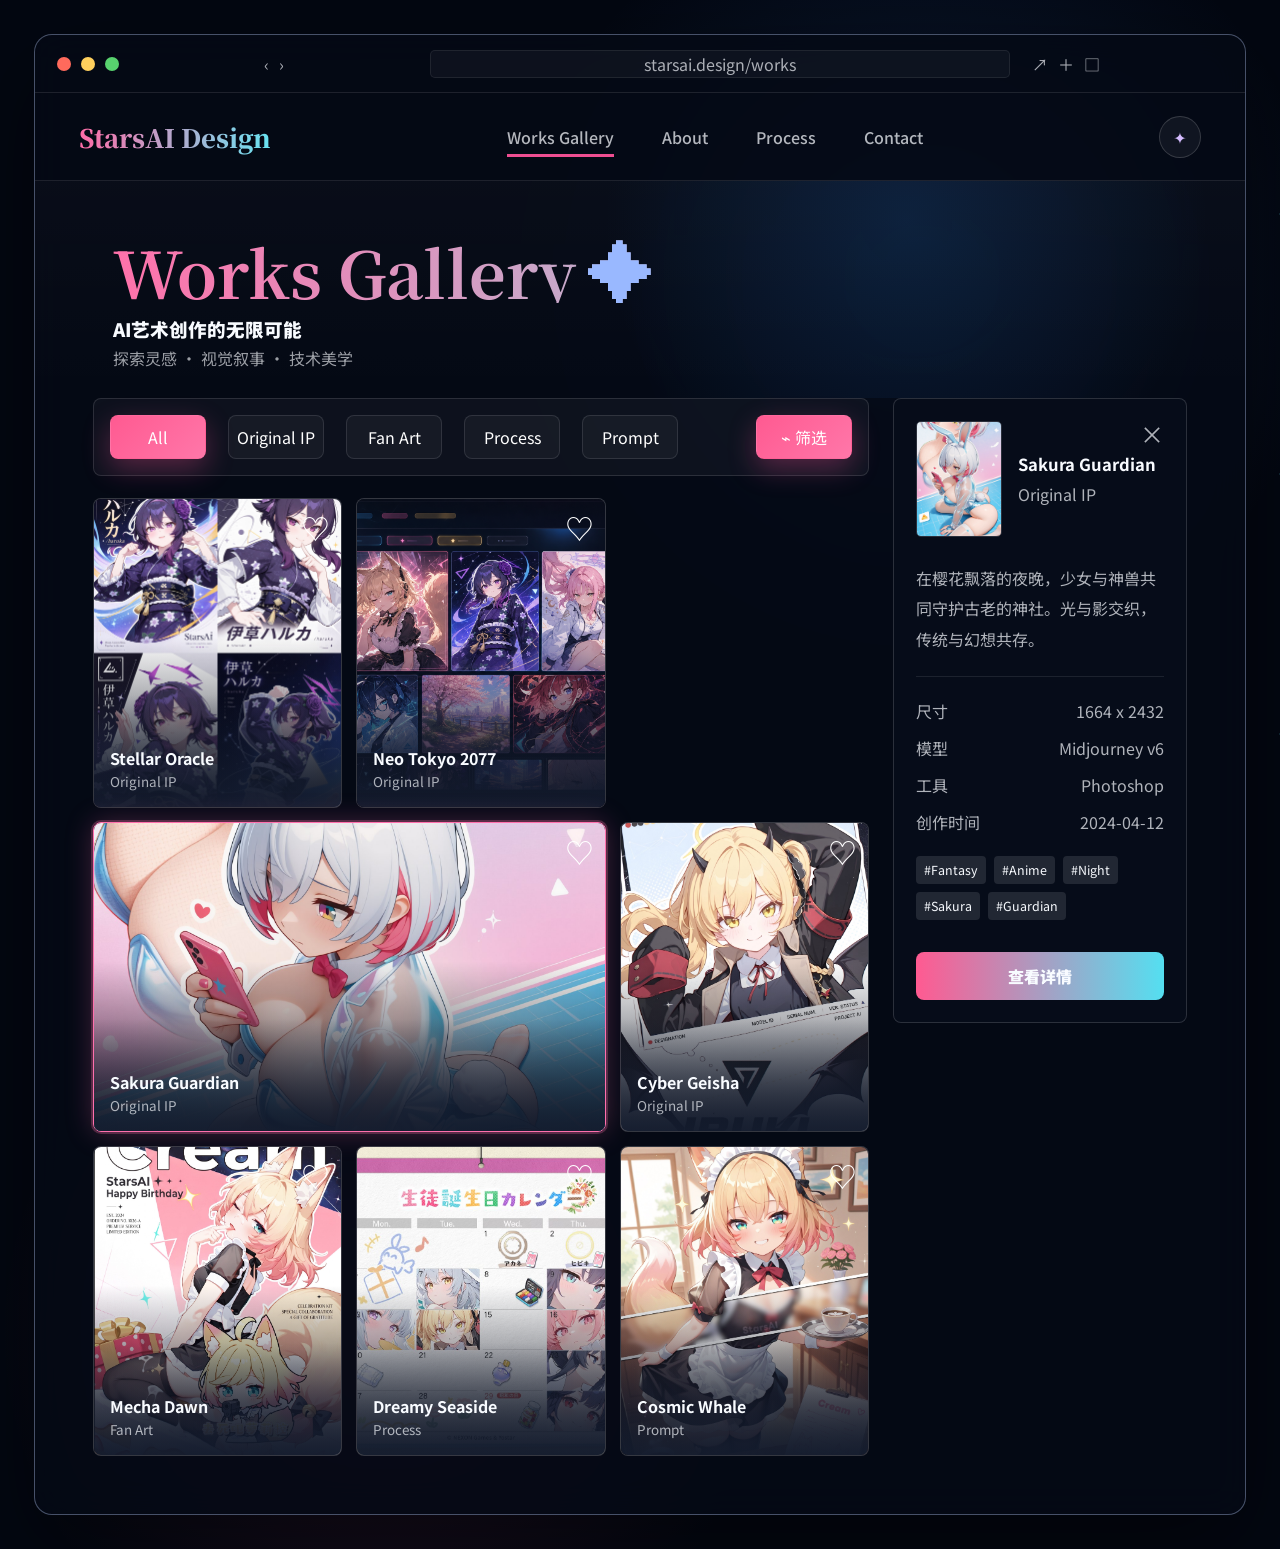
<file: works.html>
<!doctype html>
<html lang="zh-CN">
<head>
  <meta charset="utf-8">
  <meta name="viewport" content="width=device-width, initial-scale=1">
  <title>StarsAI Design | Works Gallery</title>
  <meta name="description" content="StarsAI Design 个人作品画廊，展示原创 IP、同人作品、创作过程与提示词档案。">
  <meta name="theme-color" content="#060914">
  <meta property="og:title" content="StarsAI Design Works Gallery">
  <meta property="og:description" content="AI 艺术创作的无限可能。">
  <meta property="og:image" content="assets/concept-gallery.png">
  <link rel="preconnect" href="https://fonts.googleapis.com">
  <link rel="preconnect" href="https://fonts.gstatic.com" crossorigin>
  <link href="https://fonts.googleapis.com/css2?family=Noto+Sans+SC:wght@400;500;700;800;900&family=Noto+Serif+SC:wght@700;900&display=swap" rel="stylesheet">
  <link rel="stylesheet" href="styles.css">
</head>
<body class="works-page">
  <main class="gallery-shell" aria-labelledby="gallery-title">
    <section class="browser-frame">
      <header class="browser-top">
        <div class="browser-dots" aria-hidden="true"><span></span><span></span><span></span></div>
        <div class="browser-arrows" aria-hidden="true"><span>‹</span><span>›</span></div>
        <div class="browser-address">starsai.design/works</div>
        <div class="browser-actions" aria-hidden="true"><span>↗</span><span>＋</span><span>□</span></div>
      </header>

      <nav class="gallery-nav" aria-label="作品页导航">
        <a class="gallery-brand" href="index.html">StarsAI Design</a>
        <div class="desktop-nav">
          <a class="is-active" href="works.html">Works Gallery</a>
          <a href="index.html#ip">About</a>
          <a href="#process">Process</a>
          <a href="mailto:hello@example.com">Contact</a>
        </div>
        <a class="round-star" href="index.html" aria-label="返回主页">✦</a>
      </nav>

      <section class="gallery-hero">
        <h1 id="gallery-title">Works Gallery<span>✦</span></h1>
        <p>AI艺术创作的无限可能</p>
        <small>探索灵感 · 视觉叙事 · 技术美学</small>
      </section>

      <section class="gallery-workspace" id="process">
        <div class="gallery-main">
          <div class="filter-strip" aria-label="作品分类">
            <button class="filter-chip is-active" type="button" data-filter="all">All</button>
            <button class="filter-chip" type="button" data-filter="ip">Original IP</button>
            <button class="filter-chip" type="button" data-filter="fanart">Fan Art</button>
            <button class="filter-chip" type="button" data-filter="process">Process</button>
            <button class="filter-chip" type="button" data-filter="prompt">Prompt</button>
            <button class="filter-chip filter-icon" type="button" data-filter="all">⌁ 筛选</button>
          </div>

          <div class="art-grid reveal-group">
            <article class="art-card active" tabindex="0" data-category="ip" data-title="Stellar Oracle" data-subtitle="Original IP" data-image="assets/hero-haruka.jpg" data-desc="星光编织的角色主视觉，适合作为系列入口、头像封面和长图海报。" data-size="1984 x 3172" data-model="Midjourney v6" data-tool="Photoshop" data-date="2026-05-16" data-tags="#Fantasy,#Anime,#Portrait">
              <img src="assets/hero-haruka.jpg" alt="Stellar Oracle">
              <button class="heart" type="button" aria-label="收藏">♡</button>
              <div><h2>Stellar Oracle</h2><p>Original IP</p></div>
            </article>
            <article class="art-card" tabindex="0" data-category="ip" data-title="Neo Tokyo 2077" data-subtitle="Original IP" data-image="assets/concept-gallery.png" data-desc="霓虹城市与星空背景结合，适合用作世界观概念和系列氛围图。" data-size="1536 x 1024" data-model="Midjourney v6" data-tool="Photoshop" data-date="2026-05-16" data-tags="#Cyber,#City,#Night">
              <img src="assets/concept-gallery.png" alt="Neo Tokyo 2077">
              <button class="heart" type="button" aria-label="收藏">♡</button>
              <div><h2>Neo Tokyo 2077</h2><p>Original IP</p></div>
            </article>
            <article class="art-card wide active-target" tabindex="0" data-category="ip" data-title="Sakura Guardian" data-subtitle="Original IP" data-image="assets/work-rabbit-series.jpg" data-desc="在樱花飘落的夜晚，少女与神兽共同守护古老的神社。光与影交织，传统与幻想共存。" data-size="1664 x 2432" data-model="Midjourney v6" data-tool="Photoshop" data-date="2024-04-12" data-tags="#Fantasy,#Anime,#Night,#Sakura,#Guardian">
              <img src="assets/work-rabbit-series.jpg" alt="Sakura Guardian">
              <button class="heart" type="button" aria-label="收藏">♡</button>
              <div><h2>Sakura Guardian</h2><p>Original IP</p></div>
            </article>
            <article class="art-card" tabindex="0" data-category="fanart" data-title="Cyber Geisha" data-subtitle="Original IP" data-image="assets/work-ibuki-card.jpg" data-desc="传统发饰与未来视觉并置，强调人物轮廓、冷暖光源和细节装饰。" data-size="1568 x 2744" data-model="Midjourney v6" data-tool="Photoshop" data-date="2024-04-28" data-tags="#Portrait,#Cyber,#Geisha">
              <img src="assets/work-ibuki-card.jpg" alt="Cyber Geisha">
              <button class="heart" type="button" aria-label="收藏">♡</button>
              <div><h2>Cyber Geisha</h2><p>Original IP</p></div>
            </article>
            <article class="art-card" tabindex="0" data-category="fanart" data-title="Mecha Dawn" data-subtitle="Fan Art" data-image="assets/work-cream-birthday.jpg" data-desc="高完成度竖版海报，适合用于生日主题、社交发布和活动视觉。" data-size="1634 x 2388" data-model="Midjourney v6" data-tool="Photoshop" data-date="2024-04-20" data-tags="#Mecha,#Poster,#FanArt">
              <img src="assets/work-cream-birthday.jpg" alt="Mecha Dawn">
              <button class="heart" type="button" aria-label="收藏">♡</button>
              <div><h2>Mecha Dawn</h2><p>Fan Art</p></div>
            </article>
            <article class="art-card" tabindex="0" data-category="process" data-title="Dreamy Seaside" data-subtitle="Process" data-image="assets/work-calendar.jpg" data-desc="柔和天空、海岸与角色留白，适合展示日历、过程记录和版式尝试。" data-size="1649 x 928" data-model="Midjourney v6" data-tool="Photoshop" data-date="2024-04-08" data-tags="#Seaside,#Process,#Soft">
              <img src="assets/work-calendar.jpg" alt="Dreamy Seaside">
              <button class="heart" type="button" aria-label="收藏">♡</button>
              <div><h2>Dreamy Seaside</h2><p>Process</p></div>
            </article>
            <article class="art-card" tabindex="0" data-category="prompt" data-title="Cosmic Whale" data-subtitle="Prompt" data-image="assets/work-ai-edit-01.jpg" data-desc="AI 改图与提示词档案，记录风格迁移、局部修正和最终包装结果。" data-size="1536 x 2688" data-model="Midjourney v6" data-tool="Photoshop" data-date="2024-05-01" data-tags="#Prompt,#Archive,#AIEdit">
              <img src="assets/work-ai-edit-01.jpg" alt="Cosmic Whale">
              <button class="heart" type="button" aria-label="收藏">♡</button>
              <div><h2>Cosmic Whale</h2><p>Prompt</p></div>
            </article>
          </div>
        </div>

        <aside class="detail-panel" aria-live="polite">
          <button class="panel-close" type="button" aria-label="关闭详情">×</button>
          <div class="detail-head">
            <img class="detail-thumb" src="assets/work-rabbit-series.jpg" alt="">
            <div>
              <h2>Sakura Guardian</h2>
              <p>Original IP</p>
            </div>
          </div>
          <p class="detail-desc">在樱花飘落的夜晚，少女与神兽共同守护古老的神社。光与影交织，传统与幻想共存。</p>
          <dl class="detail-meta">
            <div><dt>尺寸</dt><dd>1664 x 2432</dd></div>
            <div><dt>模型</dt><dd>Midjourney v6</dd></div>
            <div><dt>工具</dt><dd>Photoshop</dd></div>
            <div><dt>创作时间</dt><dd>2024-04-12</dd></div>
          </dl>
          <div class="detail-tags"><span>#Fantasy</span><span>#Anime</span><span>#Night</span><span>#Sakura</span><span>#Guardian</span></div>
          <a class="detail-btn" href="index.html">查看详情</a>
        </aside>
      </section>
    </section>

    <nav class="mobile-tabbar" aria-label="移动端导航">
      <a href="index.html">⌂<span>首页</span></a>
      <a class="is-active" href="works.html">✦<span>作品</span></a>
      <a href="#process">▣<span>创作过程</span></a>
      <a href="index.html#ip">♙<span>关于我</span></a>
    </nav>
  </main>

  <script src="motion.js"></script>
</body>
</html>
</file>
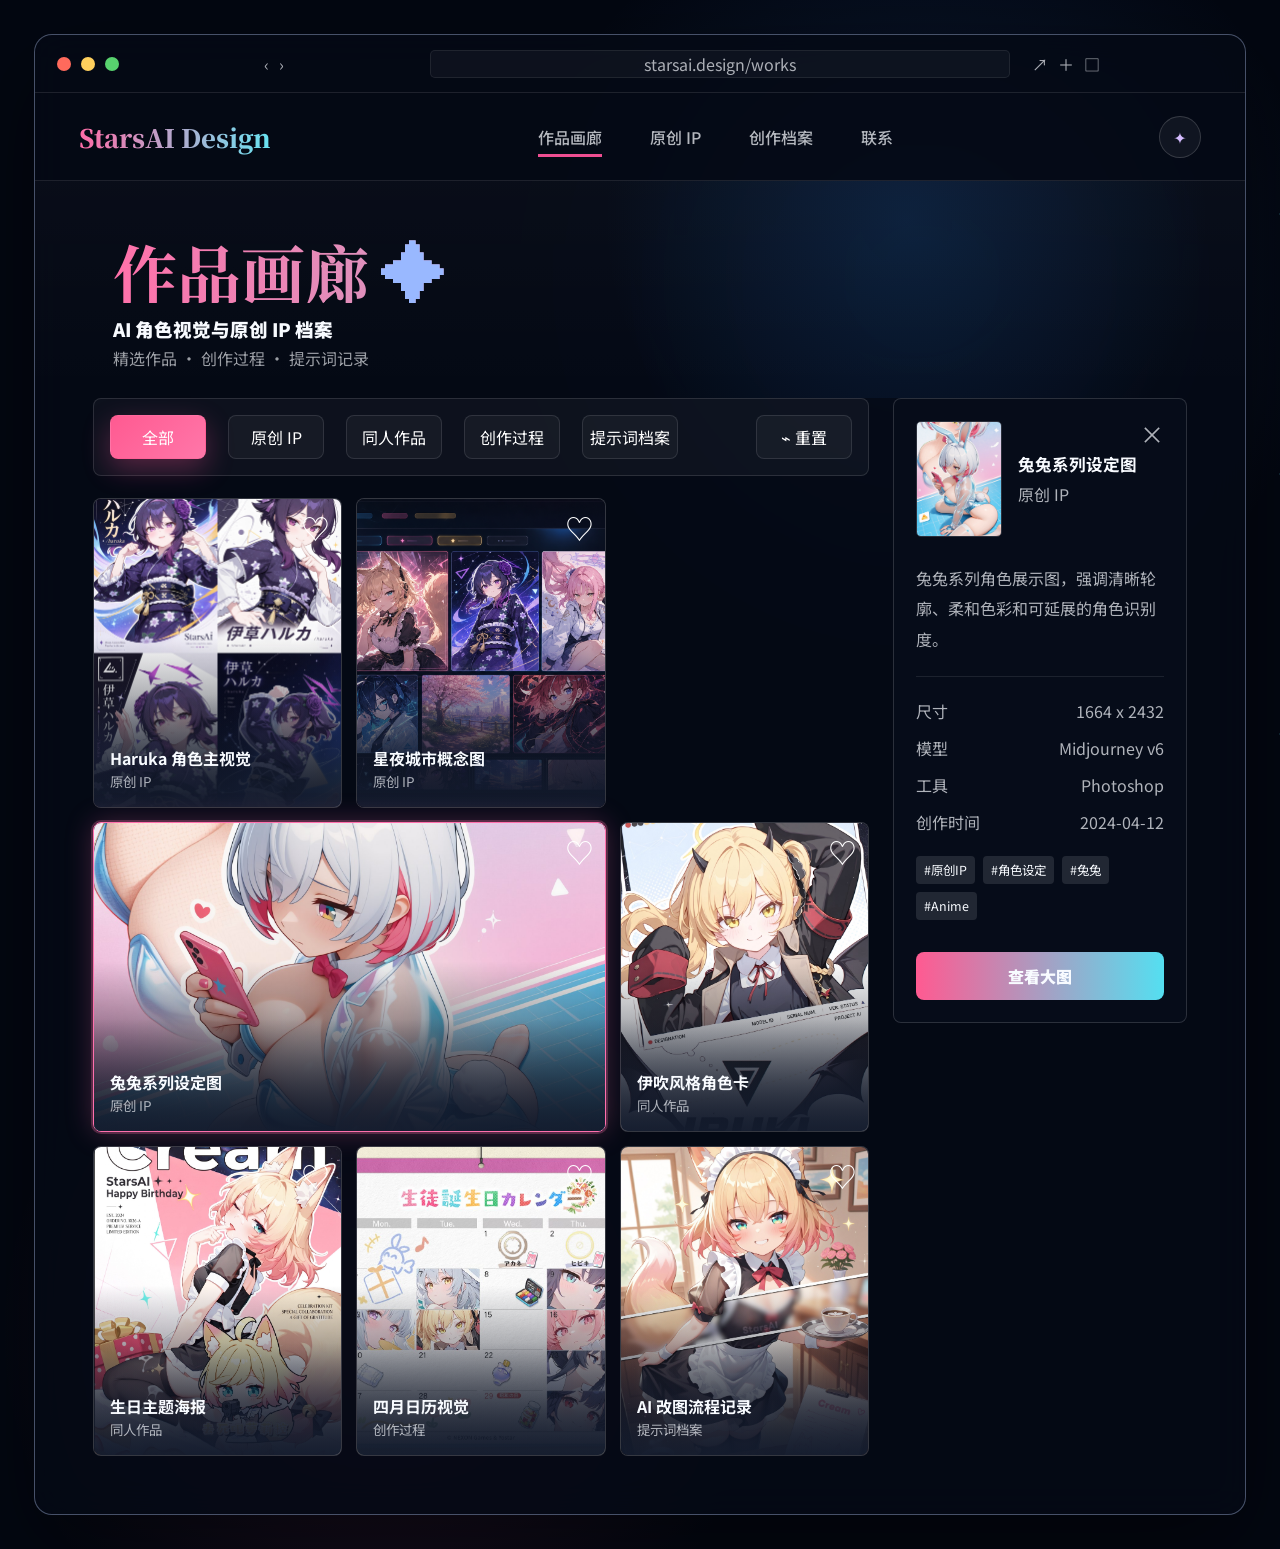
<file: versions/v1.1.0/works.html>
<!doctype html>
<html lang="zh-CN">
<head>
  <meta charset="utf-8">
  <meta name="viewport" content="width=device-width, initial-scale=1">
  <title>StarsAI Design | 作品画廊</title>
  <meta name="description" content="StarsAI Design 个人作品画廊，展示 AI 角色视觉、原创 IP、同人作品、创作过程与提示词档案。">
  <meta name="theme-color" content="#060914">
  <meta property="og:title" content="StarsAI Design Works Gallery">
  <meta property="og:description" content="AI 艺术创作的无限可能。">
  <meta property="og:image" content="assets/concept-gallery.png">
  <link rel="preconnect" href="https://fonts.googleapis.com">
  <link rel="preconnect" href="https://fonts.gstatic.com" crossorigin>
  <link href="https://fonts.googleapis.com/css2?family=Noto+Sans+SC:wght@400;500;700;800;900&family=Noto+Serif+SC:wght@700;900&display=swap" rel="stylesheet">
  <link rel="stylesheet" href="styles.css">
</head>
<body class="works-page">
  <main class="gallery-shell" aria-labelledby="gallery-title">
    <section class="browser-frame">
      <header class="browser-top">
        <div class="browser-dots" aria-hidden="true"><span></span><span></span><span></span></div>
        <div class="browser-arrows" aria-hidden="true"><span>‹</span><span>›</span></div>
        <div class="browser-address">starsai.design/works</div>
        <div class="browser-actions" aria-hidden="true"><span>↗</span><span>＋</span><span>□</span></div>
      </header>

      <nav class="gallery-nav" aria-label="作品页导航">
        <a class="gallery-brand" href="index.html">StarsAI Design</a>
        <div class="desktop-nav">
          <a class="is-active" href="works.html">作品画廊</a>
          <a href="index.html#ip">原创 IP</a>
          <a href="#process">创作档案</a>
          <a href="https://x.com/StarsAI_design" target="_blank" rel="noreferrer">联系</a>
        </div>
        <a class="round-star" href="index.html" aria-label="返回主页">✦</a>
      </nav>

      <section class="gallery-hero">
        <h1 id="gallery-title">作品画廊<span>✦</span></h1>
        <p>AI 角色视觉与原创 IP 档案</p>
        <small>精选作品 · 创作过程 · 提示词记录</small>
      </section>

      <section class="gallery-workspace" id="process">
        <div class="gallery-main">
          <div class="filter-strip" aria-label="作品分类">
            <button class="filter-chip is-active" type="button" data-filter="all">全部</button>
            <button class="filter-chip" type="button" data-filter="ip">原创 IP</button>
            <button class="filter-chip" type="button" data-filter="fanart">同人作品</button>
            <button class="filter-chip" type="button" data-filter="process">创作过程</button>
            <button class="filter-chip" type="button" data-filter="prompt">提示词档案</button>
            <button class="filter-chip filter-icon" type="button" data-filter="all">⌁ 重置</button>
          </div>

          <div class="art-grid reveal-group">
            <article class="art-card active" tabindex="0" data-category="ip" data-title="Haruka 角色主视觉" data-subtitle="原创 IP" data-image="assets/hero-haruka.jpg" data-desc="星光编织的角色主视觉，适合作为系列入口、头像封面和长图海报。" data-size="1984 x 3172" data-model="Midjourney v6" data-tool="Photoshop" data-date="2026-05-16" data-tags="#原创IP,#角色视觉,#Portrait">
              <img src="assets/hero-haruka.jpg" alt="Haruka 角色主视觉">
              <button class="heart" type="button" aria-label="收藏">♡</button>
              <div><h2>Haruka 角色主视觉</h2><p>原创 IP</p></div>
            </article>
            <article class="art-card" tabindex="0" data-category="ip" data-title="星夜城市概念图" data-subtitle="原创 IP" data-image="assets/concept-gallery.png" data-desc="霓虹城市与星空背景结合，适合用作世界观概念、系列氛围图和网站视觉参考。" data-size="1536 x 1024" data-model="Midjourney v6" data-tool="Photoshop" data-date="2026-05-16" data-tags="#世界观,#城市,#Night">
              <img src="assets/concept-gallery.png" alt="星夜城市概念图">
              <button class="heart" type="button" aria-label="收藏">♡</button>
              <div><h2>星夜城市概念图</h2><p>原创 IP</p></div>
            </article>
            <article class="art-card wide active-target" tabindex="0" data-category="ip" data-title="兔兔系列设定图" data-subtitle="原创 IP" data-image="assets/work-rabbit-series.jpg" data-desc="兔兔系列角色展示图，强调清晰轮廓、柔和色彩和可延展的角色识别度。" data-size="1664 x 2432" data-model="Midjourney v6" data-tool="Photoshop" data-date="2024-04-12" data-tags="#原创IP,#角色设定,#兔兔,#Anime">
              <img src="assets/work-rabbit-series.jpg" alt="兔兔系列设定图">
              <button class="heart" type="button" aria-label="收藏">♡</button>
              <div><h2>兔兔系列设定图</h2><p>原创 IP</p></div>
            </article>
            <article class="art-card" tabindex="0" data-category="fanart" data-title="伊吹风格角色卡" data-subtitle="同人作品" data-image="assets/work-ibuki-card.jpg" data-desc="角色卡片式竖版构图，强调人物轮廓、冷暖光源和细节装饰，适合社交平台发布。" data-size="1568 x 2744" data-model="Midjourney v6" data-tool="Photoshop" data-date="2024-04-28" data-tags="#角色卡,#同人,#Portrait">
              <img src="assets/work-ibuki-card.jpg" alt="伊吹风格角色卡">
              <button class="heart" type="button" aria-label="收藏">♡</button>
              <div><h2>伊吹风格角色卡</h2><p>同人作品</p></div>
            </article>
            <article class="art-card" tabindex="0" data-category="fanart" data-title="生日主题海报" data-subtitle="同人作品" data-image="assets/work-cream-birthday.jpg" data-desc="高完成度竖版海报，适合用于生日主题、社交发布和活动视觉。" data-size="1634 x 2388" data-model="Midjourney v6" data-tool="Photoshop" data-date="2024-04-20" data-tags="#生日海报,#Poster,#同人">
              <img src="assets/work-cream-birthday.jpg" alt="生日主题海报">
              <button class="heart" type="button" aria-label="收藏">♡</button>
              <div><h2>生日主题海报</h2><p>同人作品</p></div>
            </article>
            <article class="art-card" tabindex="0" data-category="process" data-title="四月日历视觉" data-subtitle="创作过程" data-image="assets/work-calendar.jpg" data-desc="柔和天空、海岸与角色留白，适合展示日历、过程记录和版式尝试。" data-size="1649 x 928" data-model="Midjourney v6" data-tool="Photoshop" data-date="2024-04-08" data-tags="#日历,#创作过程,#Soft">
              <img src="assets/work-calendar.jpg" alt="四月日历视觉">
              <button class="heart" type="button" aria-label="收藏">♡</button>
              <div><h2>四月日历视觉</h2><p>创作过程</p></div>
            </article>
            <article class="art-card" tabindex="0" data-category="prompt" data-title="AI 改图流程记录" data-subtitle="提示词档案" data-image="assets/work-ai-edit-01.jpg" data-desc="AI 改图与提示词档案，记录风格迁移、局部修正和最终包装结果。" data-size="1536 x 2688" data-model="Midjourney v6" data-tool="Photoshop" data-date="2024-05-01" data-tags="#提示词,#Archive,#AI改图">
              <img src="assets/work-ai-edit-01.jpg" alt="AI 改图流程记录">
              <button class="heart" type="button" aria-label="收藏">♡</button>
              <div><h2>AI 改图流程记录</h2><p>提示词档案</p></div>
            </article>
          </div>
        </div>

        <aside class="detail-panel" aria-live="polite">
          <button class="panel-close" type="button" aria-label="关闭详情">×</button>
          <div class="detail-head">
            <img class="detail-thumb" src="assets/work-rabbit-series.jpg" alt="">
            <div>
              <h2>兔兔系列设定图</h2>
              <p>原创 IP</p>
            </div>
          </div>
          <p class="detail-desc">兔兔系列角色展示图，强调清晰轮廓、柔和色彩和可延展的角色识别度。</p>
          <dl class="detail-meta">
            <div><dt>尺寸</dt><dd>1664 x 2432</dd></div>
            <div><dt>模型</dt><dd>Midjourney v6</dd></div>
            <div><dt>工具</dt><dd>Photoshop</dd></div>
            <div><dt>创作时间</dt><dd>2024-04-12</dd></div>
          </dl>
          <div class="detail-tags"><span>#原创IP</span><span>#角色设定</span><span>#兔兔</span><span>#Anime</span></div>
          <a class="detail-btn" href="assets/work-rabbit-series.jpg" target="_blank" rel="noreferrer">查看大图</a>
        </aside>
      </section>
    </section>

    <nav class="mobile-tabbar" aria-label="移动端导航">
      <a href="index.html">⌂<span>首页</span></a>
      <a class="is-active" href="works.html">✦<span>作品</span></a>
      <a href="#process">▣<span>创作过程</span></a>
      <a href="index.html#ip">♙<span>关于我</span></a>
    </nav>
  </main>

  <script src="motion.js"></script>
</body>
</html>
</file>
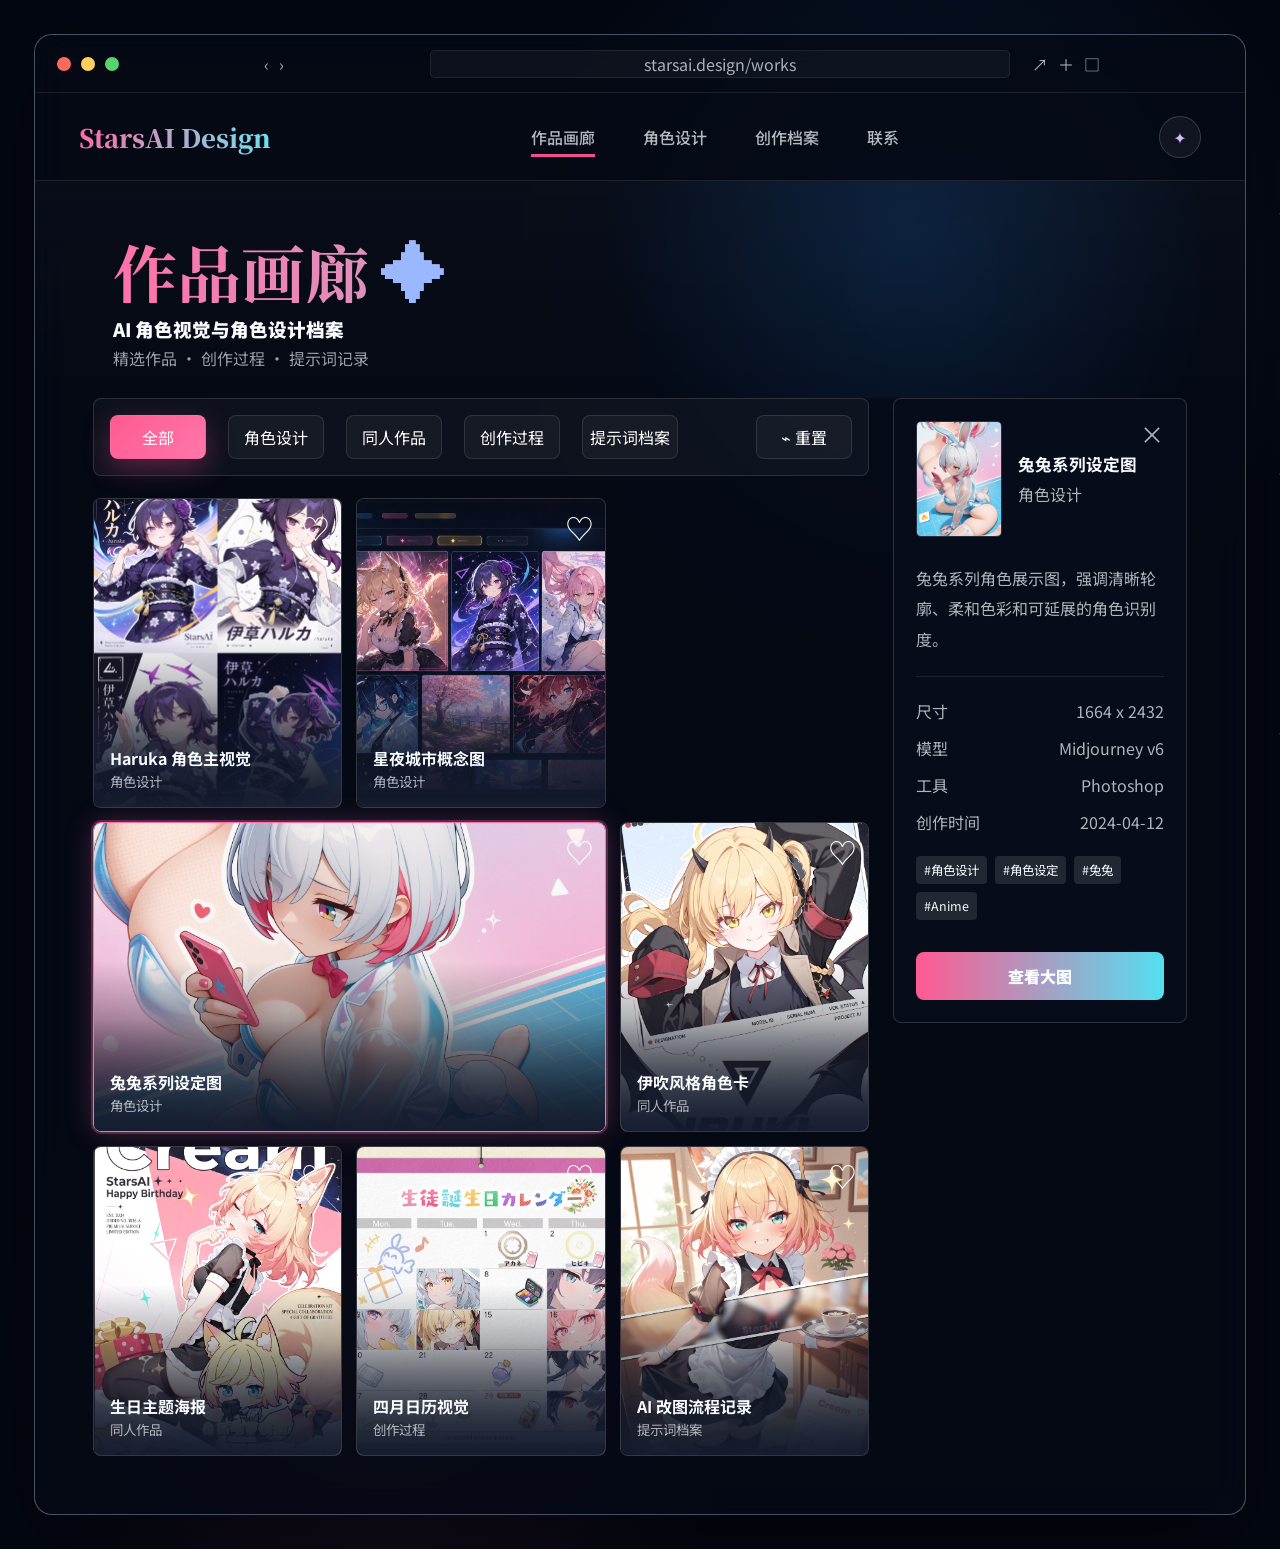
<file: versions/v1.2.0/works.html>
<!doctype html>
<html lang="zh-CN">
<head>
  <meta charset="utf-8">
  <meta name="viewport" content="width=device-width, initial-scale=1">
  <title>StarsAI Design | 作品画廊</title>
  <meta name="description" content="StarsAI Design 个人作品画廊，展示 AI 角色视觉、角色设计、同人作品、创作过程与提示词档案。">
  <meta name="theme-color" content="#060914">
  <meta property="og:title" content="StarsAI Design Works Gallery">
  <meta property="og:description" content="AI 艺术创作的无限可能。">
  <meta property="og:image" content="assets/concept-gallery.png">
  <link rel="preconnect" href="https://fonts.googleapis.com">
  <link rel="preconnect" href="https://fonts.gstatic.com" crossorigin>
  <link href="https://fonts.googleapis.com/css2?family=Noto+Sans+SC:wght@400;500;700;800;900&family=Noto+Serif+SC:wght@700;900&display=swap" rel="stylesheet">
  <link rel="stylesheet" href="styles.css">
</head>
<body class="works-page">
  <main class="gallery-shell" aria-labelledby="gallery-title">
    <section class="browser-frame">
      <header class="browser-top">
        <div class="browser-dots" aria-hidden="true"><span></span><span></span><span></span></div>
        <div class="browser-arrows" aria-hidden="true"><span>‹</span><span>›</span></div>
        <div class="browser-address">starsai.design/works</div>
        <div class="browser-actions" aria-hidden="true"><span>↗</span><span>＋</span><span>□</span></div>
      </header>

      <nav class="gallery-nav" aria-label="作品页导航">
        <a class="gallery-brand" href="index.html">StarsAI Design</a>
        <div class="desktop-nav">
          <a class="is-active" href="works.html">作品画廊</a>
          <a href="index.html#ip">角色设计</a>
          <a href="#process">创作档案</a>
          <a href="https://x.com/StarsAI_design" target="_blank" rel="noreferrer">联系</a>
        </div>
        <a class="round-star" href="index.html" aria-label="返回主页">✦</a>
      </nav>

      <section class="gallery-hero">
        <h1 id="gallery-title">作品画廊<span>✦</span></h1>
        <p>AI 角色视觉与角色设计档案</p>
        <small>精选作品 · 创作过程 · 提示词记录</small>
      </section>

      <section class="gallery-workspace" id="process">
        <div class="gallery-main">
          <div class="filter-strip" aria-label="作品分类">
            <button class="filter-chip is-active" type="button" data-filter="all">全部</button>
            <button class="filter-chip" type="button" data-filter="ip">角色设计</button>
            <button class="filter-chip" type="button" data-filter="fanart">同人作品</button>
            <button class="filter-chip" type="button" data-filter="process">创作过程</button>
            <button class="filter-chip" type="button" data-filter="prompt">提示词档案</button>
            <button class="filter-chip filter-icon" type="button" data-filter="all">⌁ 重置</button>
          </div>

          <div class="art-grid reveal-group">
            <article class="art-card active" tabindex="0" data-category="ip" data-title="Haruka 角色主视觉" data-subtitle="角色设计" data-image="assets/hero-haruka.jpg" data-desc="星光编织的角色主视觉，适合作为系列入口、头像封面和长图海报。" data-size="1984 x 3172" data-model="Midjourney v6" data-tool="Photoshop" data-date="2026-05-16" data-tags="#角色设计,#角色视觉,#Portrait">
              <img src="assets/hero-haruka.jpg" alt="Haruka 角色主视觉">
              <button class="heart" type="button" aria-label="收藏">♡</button>
              <div><h2>Haruka 角色主视觉</h2><p>角色设计</p></div>
            </article>
            <article class="art-card" tabindex="0" data-category="ip" data-title="星夜城市概念图" data-subtitle="角色设计" data-image="assets/concept-gallery.png" data-desc="霓虹城市与星空背景结合，适合用作世界观概念、系列氛围图和网站视觉参考。" data-size="1536 x 1024" data-model="Midjourney v6" data-tool="Photoshop" data-date="2026-05-16" data-tags="#世界观,#城市,#Night">
              <img src="assets/concept-gallery.png" alt="星夜城市概念图">
              <button class="heart" type="button" aria-label="收藏">♡</button>
              <div><h2>星夜城市概念图</h2><p>角色设计</p></div>
            </article>
            <article class="art-card wide active-target" tabindex="0" data-category="ip" data-title="兔兔系列设定图" data-subtitle="角色设计" data-image="assets/work-rabbit-series.jpg" data-desc="兔兔系列角色展示图，强调清晰轮廓、柔和色彩和可延展的角色识别度。" data-size="1664 x 2432" data-model="Midjourney v6" data-tool="Photoshop" data-date="2024-04-12" data-tags="#角色设计,#角色设定,#兔兔,#Anime">
              <img src="assets/work-rabbit-series.jpg" alt="兔兔系列设定图">
              <button class="heart" type="button" aria-label="收藏">♡</button>
              <div><h2>兔兔系列设定图</h2><p>角色设计</p></div>
            </article>
            <article class="art-card" tabindex="0" data-category="fanart" data-title="伊吹风格角色卡" data-subtitle="同人作品" data-image="assets/work-ibuki-card.jpg" data-desc="角色卡片式竖版构图，强调人物轮廓、冷暖光源和细节装饰，适合社交平台发布。" data-size="1568 x 2744" data-model="Midjourney v6" data-tool="Photoshop" data-date="2024-04-28" data-tags="#角色卡,#同人,#Portrait">
              <img src="assets/work-ibuki-card.jpg" alt="伊吹风格角色卡">
              <button class="heart" type="button" aria-label="收藏">♡</button>
              <div><h2>伊吹风格角色卡</h2><p>同人作品</p></div>
            </article>
            <article class="art-card" tabindex="0" data-category="fanart" data-title="生日主题海报" data-subtitle="同人作品" data-image="assets/work-cream-birthday.jpg" data-desc="高完成度竖版海报，适合用于生日主题、社交发布和活动视觉。" data-size="1634 x 2388" data-model="Midjourney v6" data-tool="Photoshop" data-date="2024-04-20" data-tags="#生日海报,#Poster,#同人">
              <img src="assets/work-cream-birthday.jpg" alt="生日主题海报">
              <button class="heart" type="button" aria-label="收藏">♡</button>
              <div><h2>生日主题海报</h2><p>同人作品</p></div>
            </article>
            <article class="art-card" tabindex="0" data-category="process" data-title="四月日历视觉" data-subtitle="创作过程" data-image="assets/work-calendar.jpg" data-desc="柔和天空、海岸与角色留白，适合展示日历、过程记录和版式尝试。" data-size="1649 x 928" data-model="Midjourney v6" data-tool="Photoshop" data-date="2024-04-08" data-tags="#日历,#创作过程,#Soft">
              <img src="assets/work-calendar.jpg" alt="四月日历视觉">
              <button class="heart" type="button" aria-label="收藏">♡</button>
              <div><h2>四月日历视觉</h2><p>创作过程</p></div>
            </article>
            <article class="art-card" tabindex="0" data-category="prompt" data-title="AI 改图流程记录" data-subtitle="提示词档案" data-image="assets/work-ai-edit-01.jpg" data-desc="AI 改图与提示词档案，记录风格迁移、局部修正和最终包装结果。" data-size="1536 x 2688" data-model="Midjourney v6" data-tool="Photoshop" data-date="2024-05-01" data-tags="#提示词,#Archive,#AI改图">
              <img src="assets/work-ai-edit-01.jpg" alt="AI 改图流程记录">
              <button class="heart" type="button" aria-label="收藏">♡</button>
              <div><h2>AI 改图流程记录</h2><p>提示词档案</p></div>
            </article>
          </div>
        </div>

        <aside class="detail-panel" aria-live="polite">
          <button class="panel-close" type="button" aria-label="关闭详情">×</button>
          <div class="detail-head">
            <img class="detail-thumb" src="assets/work-rabbit-series.jpg" alt="">
            <div>
              <h2>兔兔系列设定图</h2>
              <p>角色设计</p>
            </div>
          </div>
          <p class="detail-desc">兔兔系列角色展示图，强调清晰轮廓、柔和色彩和可延展的角色识别度。</p>
          <dl class="detail-meta">
            <div><dt>尺寸</dt><dd>1664 x 2432</dd></div>
            <div><dt>模型</dt><dd>Midjourney v6</dd></div>
            <div><dt>工具</dt><dd>Photoshop</dd></div>
            <div><dt>创作时间</dt><dd>2024-04-12</dd></div>
          </dl>
          <div class="detail-tags"><span>#角色设计</span><span>#角色设定</span><span>#兔兔</span><span>#Anime</span></div>
          <a class="detail-btn" href="assets/work-rabbit-series.jpg" target="_blank" rel="noreferrer">查看大图</a>
        </aside>
      </section>
    </section>

    <nav class="mobile-tabbar" aria-label="移动端导航">
      <a href="index.html">⌂<span>首页</span></a>
      <a class="is-active" href="works.html">✦<span>作品</span></a>
      <a href="#process">▣<span>创作过程</span></a>
      <a href="index.html#ip">♙<span>角色</span></a>
    </nav>
  </main>

  <script src="motion.js"></script>
</body>
</html>
</file>
<file: styles.css>
:root {
  --ink: #050912;
  --paper: #fbfaf7;
  --rose: #ef4e91;
  --hot: #ff6fa3;
  --blue: #1d76d4;
  --cyan: #57dff2;
  --violet: #8b5cf6;
  --line-dark: rgba(5, 9, 18, 0.16);
  --line-light: rgba(255, 255, 255, 0.14);
  --radius: 8px;
  --container: min(1200px, calc(100vw - 48px));
  font-family: "Noto Sans SC", system-ui, sans-serif;
}

* {
  box-sizing: border-box;
}

html {
  scroll-behavior: smooth;
  overflow-x: hidden;
}

body {
  margin: 0;
  min-height: 100vh;
  overflow-x: hidden;
}

img {
  display: block;
  max-width: 100%;
}

a {
  color: inherit;
  text-decoration: none;
}

button {
  font: inherit;
}

.reveal,
.reveal-group > * {
  opacity: 0;
  transform: translateY(18px);
  transition: opacity 520ms ease, transform 520ms ease;
}

.reveal.is-visible,
.reveal-group > *.is-visible {
  opacity: 1;
  transform: none;
}

.home-page {
  color: var(--ink);
  background:
    linear-gradient(115deg, transparent 0 48%, rgba(48, 111, 205, 0.14) 48.2% 48.35%, transparent 48.55%),
    linear-gradient(160deg, transparent 0 40%, rgba(239, 78, 145, 0.16) 40.2% 40.35%, transparent 40.55%),
    var(--paper);
}

.home-header {
  position: absolute;
  inset: 0 0 auto;
  z-index: 30;
  width: var(--container);
  min-height: 86px;
  margin: 0 auto;
  display: flex;
  align-items: center;
  justify-content: space-between;
  gap: 24px;
}

.logo-lockup {
  display: inline-flex;
  align-items: center;
  gap: 13px;
  font-family: "Noto Serif SC", serif;
  font-size: 1.26rem;
  font-weight: 900;
  line-height: 1.02;
}

.spark-logo {
  position: relative;
  width: 42px;
  height: 42px;
  flex: 0 0 42px;
  transform: rotate(45deg);
}

.spark-logo::before,
.spark-logo::after {
  content: "";
  position: absolute;
  inset: 3px 17px;
  background: currentColor;
  clip-path: polygon(50% 0, 100% 43%, 62% 50%, 100% 57%, 50% 100%, 0 57%, 38% 50%, 0 43%);
}

.spark-logo::after {
  inset: 13px 13px;
  transform: rotate(90deg);
  background: var(--paper);
}

.home-nav,
.desktop-nav {
  display: flex;
  align-items: center;
  gap: 42px;
  font-weight: 900;
}

.home-nav a,
.desktop-nav a {
  position: relative;
  padding: 12px 0;
}

.home-nav a::after,
.desktop-nav a::after {
  content: "";
  position: absolute;
  left: 0;
  right: 0;
  bottom: 4px;
  height: 3px;
  transform: scaleX(0);
  transform-origin: left;
  background: var(--rose);
  transition: transform 180ms ease;
}

.home-nav a:hover::after,
.home-nav a.is-active::after,
.desktop-nav a:hover::after,
.desktop-nav a.is-active::after {
  transform: scaleX(1);
}

.nav-toggle {
  display: none;
}

.home-hero {
  position: relative;
  min-height: 730px;
  padding: 118px max(28px, calc((100vw - 1200px) / 2)) 46px;
  overflow: hidden;
  isolation: isolate;
  border-bottom: 1px solid rgba(5, 9, 18, 0.12);
}

.home-hero::after {
  content: "";
  position: absolute;
  inset: auto 0 -1px;
  height: 1px;
  background: linear-gradient(90deg, transparent, rgba(5, 9, 18, 0.25), transparent);
}

.home-hero-copy {
  position: relative;
  z-index: 3;
  width: min(710px, 58vw);
  padding-top: 60px;
}

.home-hero h1 {
  margin: 0;
  color: #020812;
  font-family: Impact, "Arial Black", "Noto Sans SC", sans-serif;
  font-size: clamp(7.2rem, 16vw, 15.5rem);
  line-height: 0.78;
  letter-spacing: 0;
  transform: skew(-7deg) rotate(-5deg);
  transform-origin: left bottom;
}

.home-hero-copy p {
  width: fit-content;
  margin: 16px 0 0 82px;
  padding-bottom: 5px;
  border-bottom: 5px solid var(--rose);
  font-family: "Noto Serif SC", serif;
  font-size: clamp(1.8rem, 3.6vw, 3.2rem);
  font-weight: 900;
  line-height: 1.05;
  transform: rotate(-5deg);
}

.building-status {
  width: fit-content;
  margin: 30px 0 0 74px;
  display: block;
  color: var(--ink);
  font-family: "Noto Serif SC", serif;
  font-size: clamp(4.8rem, 10vw, 9.5rem);
  font-weight: 900;
  line-height: 0.92;
  text-shadow: 8px 9px 0 rgba(239, 78, 145, 0.24);
  transform: rotate(-3deg);
}

.hero-art-card {
  position: absolute;
  z-index: 2;
  top: 78px;
  right: max(16px, calc((100vw - 1200px) / 2) + 8px);
  width: min(420px, 36vw);
  height: 520px;
  overflow: hidden;
  filter: drop-shadow(0 22px 30px rgba(95, 61, 170, 0.26));
}

.hero-art-card img {
  width: 100%;
  height: 100%;
  object-fit: cover;
  object-position: 50% 14%;
  border-radius: 44% 44% 16% 16% / 34% 34% 18% 18%;
}

.hero-art-card.cutout-card {
  overflow: visible;
}

.hero-art-card.cutout-card img {
  object-fit: contain;
  object-position: 50% 100%;
  border-radius: 0;
  transform: scale(1.12);
}

.social-row {
  position: relative;
  z-index: 4;
  margin-top: 58px;
  display: grid;
  grid-template-columns: repeat(6, minmax(130px, 1fr));
  gap: 16px;
}

.poster-link {
  position: relative;
  min-height: 158px;
  display: grid;
  place-items: center;
  padding: 18px;
  overflow: hidden;
  border: 3px solid #fff;
  border-radius: var(--radius);
  color: #fff;
  box-shadow: 0 15px 0 rgba(5, 9, 18, 0.88), 8px 18px 0 rgba(5, 9, 18, 0.12);
  transform: rotate(var(--tilt, -2deg));
}

.poster-visual {
  position: absolute;
  inset: 0;
  z-index: 0;
  width: 100%;
  height: 100%;
  object-fit: cover;
  object-position: center top;
  transform: scale(1.02);
}

.poster-link::before,
.poster-link::after {
  content: "";
  position: absolute;
  pointer-events: none;
}

.poster-link::before {
  inset: 0;
  z-index: 1;
  background:
    linear-gradient(90deg, rgba(5, 9, 18, 0.1), transparent 48%),
    linear-gradient(180deg, transparent 44%, rgba(5, 9, 18, 0.48)),
    linear-gradient(135deg, rgba(255,255,255,0.18), transparent 35%),
    radial-gradient(circle at 10% 15%, rgba(255,255,255,0.9) 0 2px, transparent 3px);
}

.poster-link::after {
  right: -18px;
  bottom: -20px;
  z-index: 2;
  width: 92px;
  height: 92px;
  border: 1px solid rgba(255, 255, 255, 0.38);
  transform: rotate(28deg);
}

.poster-symbol {
  position: absolute;
  top: 14px;
  left: 14px;
  z-index: 3;
  max-width: calc(100% - 28px);
  min-width: 42px;
  min-height: 42px;
  display: grid;
  place-items: center;
  padding: 0 10px;
  border: 1px solid rgba(255, 255, 255, 0.78);
  border-radius: 999px;
  color: #fff;
  background: rgba(5, 9, 18, 0.68);
  box-shadow: 0 8px 18px rgba(5, 9, 18, 0.22);
  backdrop-filter: blur(8px);
  font-size: clamp(1.15rem, 2.3vw, 1.8rem);
  font-weight: 900;
  line-height: 1;
  text-align: center;
}

.poster-link strong {
  position: absolute;
  z-index: 4;
  left: 28px;
  right: 28px;
  bottom: 11px;
  min-height: 32px;
  display: grid;
  place-items: center;
  border: 1px solid rgba(255, 255, 255, 0.82);
  border-radius: 999px;
  color: var(--label-ink, #07111f);
  background: rgba(255, 255, 255, 0.9);
  box-shadow: 0 8px 18px rgba(5, 9, 18, 0.18);
  backdrop-filter: blur(8px);
  font-weight: 900;
}

.card-x {
  --tilt: -3deg;
  --label-ink: #050912;
  background: #050912;
}

.card-xhs {
  --tilt: 1deg;
  --label-ink: #d71444;
  background: linear-gradient(135deg, #ff426a, #f05e73 45%, #ff9189);
}

.card-douyin {
  --tilt: 3deg;
  --label-ink: #07111f;
  background: linear-gradient(135deg, #050912, #0c1228 48%, #05d5e6);
}

.card-pixiv {
  --tilt: 2deg;
  --label-ink: #145fb6;
  background: linear-gradient(135deg, #5b83ff, #2473cf);
}

.card-afdian {
  --tilt: -1deg;
  --label-ink: #c8234e;
  background: linear-gradient(135deg, #ffcf32 0%, #ff7a45 46%, #ef4e91 100%);
}

.card-gallery {
  --tilt: 5deg;
  --label-ink: #6d35c5;
  background: linear-gradient(135deg, #864de2, #f15aa8);
}

.shape,
.dot-field,
.star,
.triangle {
  position: absolute;
  pointer-events: none;
}

.shape-pink-left {
  left: -42px;
  top: 255px;
  border-top: 68px solid transparent;
  border-bottom: 68px solid transparent;
  border-right: 126px solid var(--rose);
}

.shape-pink-top {
  top: 82px;
  left: 51%;
  width: 260px;
  height: 160px;
  background: #f86aa2;
  clip-path: polygon(0 8%, 100% 0, 52% 100%);
}

.shape-blue {
  right: 170px;
  top: 270px;
  width: 370px;
  height: 270px;
  background: linear-gradient(135deg, #0d72dd, #66d5f8);
  clip-path: polygon(24% 0, 100% 72%, 0 100%);
  z-index: 1;
}

.dot-field {
  width: 145px;
  height: 120px;
  opacity: 0.75;
  background-image: radial-gradient(circle, currentColor 0 2px, transparent 2.4px);
  background-size: 16px 16px;
}

.dots-a {
  top: 118px;
  left: 48%;
  color: #fff;
}

.dots-b {
  right: 110px;
  top: 255px;
  color: #70a8e8;
}

.star {
  z-index: 5;
  font-size: 2.6rem;
  font-weight: 900;
}

.s1 { left: 70px; top: 390px; color: var(--ink); }
.s2 { left: 45%; top: 290px; color: var(--violet); }
.s3 { right: 46px; top: 42px; color: var(--ink); }

.triangle {
  width: 42px;
  height: 42px;
  border: 8px solid var(--ink);
  clip-path: polygon(50% 0, 100% 100%, 0 70%);
  background: transparent;
}

.t1 { left: 49%; top: 202px; transform: rotate(23deg); }
.t2 { left: 92px; top: 548px; transform: rotate(-28deg); border-color: var(--rose); }

.home-section {
  width: var(--container);
  margin: 0 auto;
  padding: 32px 0 0;
}

.section-title {
  display: flex;
  align-items: center;
  gap: 12px;
  margin-bottom: 20px;
}

.section-title::before {
  content: "✦";
  font-size: 1.9rem;
}

.section-title h2 {
  margin: 0;
  font-family: "Noto Serif SC", serif;
  font-size: clamp(1.85rem, 3vw, 2.8rem);
  line-height: 1;
}

.with-action {
  justify-content: space-between;
}

.view-all {
  min-width: 136px;
  min-height: 40px;
  display: inline-flex;
  align-items: center;
  justify-content: center;
  gap: 13px;
  border-radius: 5px;
  color: #fff;
  background: var(--ink);
  font-weight: 900;
}

.ip-grid {
  display: grid;
  grid-template-columns: repeat(2, minmax(0, 1fr));
  gap: 16px;
}

.ip-banner {
  position: relative;
  min-height: 245px;
  overflow: hidden;
  border: 1.5px solid var(--border, var(--rose));
  border-radius: var(--radius);
  background:
    linear-gradient(140deg, rgba(255,255,255,0.95), rgba(255,255,255,0.78)),
    radial-gradient(circle at 85% 28%, rgba(239, 78, 145, 0.3), transparent 30%);
}

.ip-banner::before,
.ip-banner::after {
  content: "";
  position: absolute;
  pointer-events: none;
}

.ip-banner::before {
  left: 22px;
  bottom: 48px;
  width: 120px;
  height: 75px;
  background-image: radial-gradient(circle, rgba(5, 9, 18, 0.35) 0 1.4px, transparent 1.8px);
  background-size: 12px 12px;
}

.ip-banner::after {
  right: 0;
  top: 0;
  width: 210px;
  height: 125px;
  background: var(--accent, rgba(239, 78, 145, 0.6));
  clip-path: polygon(30% 0, 100% 0, 100% 100%, 0 18%);
  opacity: 0.75;
}

.ip-banner.rabbit {
  --border: #2d81db;
  --accent: rgba(45, 129, 219, 0.58);
}

.ip-banner img {
  position: absolute;
  right: 10px;
  bottom: -50px;
  z-index: 2;
  width: 58%;
  height: 132%;
  object-fit: cover;
  object-position: 50% 10%;
  filter: drop-shadow(0 10px 20px rgba(5, 9, 18, 0.16));
}

.ip-copy {
  position: relative;
  z-index: 3;
  display: grid;
  align-content: space-between;
  min-height: 245px;
  padding: 28px 24px;
}

.ip-copy h3 {
  margin: 0;
  color: var(--border, var(--rose));
  font-family: "Noto Serif SC", serif;
  font-size: clamp(2.7rem, 5vw, 4rem);
  line-height: 1;
}

.mini-btn {
  width: 118px;
  height: 38px;
  display: inline-flex;
  align-items: center;
  justify-content: center;
  gap: 12px;
  border-radius: 3px;
  color: #fff;
  background: var(--rose);
  font-weight: 900;
}

.mini-btn.blue {
  background: #267bd2;
}

.works-preview {
  padding-bottom: 58px;
}

.preview-grid {
  display: grid;
  grid-template-columns: repeat(4, minmax(0, 1fr));
  gap: 16px;
}

.preview-card {
  position: relative;
  min-height: 210px;
  overflow: hidden;
  border-radius: var(--radius);
  background: #ddd;
}

.preview-card img {
  width: 100%;
  height: 100%;
  min-height: 210px;
  object-fit: cover;
}

.preview-card span {
  position: absolute;
  left: 0;
  right: 0;
  bottom: 0;
  padding: 44px 14px 13px;
  color: #fff;
  background: linear-gradient(180deg, transparent, rgba(5, 9, 18, 0.88));
  font-weight: 900;
}

.home-footer {
  width: var(--container);
  margin: 0 auto;
  padding: 24px 0 36px;
  display: flex;
  justify-content: space-between;
  gap: 14px;
  border-top: 1px solid var(--line-dark);
}

.home-footer span {
  color: rgba(5, 9, 18, 0.62);
}

.works-page {
  color: #f8fbff;
  background:
    radial-gradient(circle at 72% 18%, rgba(51, 120, 220, 0.18), transparent 26%),
    radial-gradient(circle at 30% 86%, rgba(239, 78, 145, 0.13), transparent 24%),
    #030711;
}

.works-page::before {
  content: "";
  position: fixed;
  inset: 0;
  pointer-events: none;
  background-image:
    radial-gradient(circle, rgba(255, 255, 255, 0.9) 0 1px, transparent 1.4px),
    radial-gradient(circle, rgba(87, 223, 242, 0.45) 0 1px, transparent 1.5px);
  background-size: 150px 150px, 260px 260px;
  background-position: 20px 18px, 110px 84px;
  opacity: 0.35;
}

.gallery-shell {
  min-height: 100vh;
  padding: 34px;
}

.browser-frame {
  position: relative;
  z-index: 1;
  max-width: 1360px;
  margin: 0 auto;
  overflow: hidden;
  border: 1px solid rgba(150, 169, 204, 0.46);
  border-radius: 18px;
  background: rgba(5, 10, 22, 0.86);
  box-shadow: 0 34px 90px rgba(0, 0, 0, 0.45);
  backdrop-filter: blur(18px);
}

.browser-top {
  height: 58px;
  display: grid;
  grid-template-columns: auto auto minmax(260px, 580px) auto;
  align-items: center;
  gap: 22px;
  padding: 0 22px;
  border-bottom: 1px solid rgba(255, 255, 255, 0.1);
  color: rgba(248, 251, 255, 0.68);
}

.browser-dots,
.browser-arrows,
.browser-actions {
  display: flex;
  align-items: center;
  gap: 10px;
}

.browser-dots span {
  width: 14px;
  height: 14px;
  border-radius: 999px;
}

.browser-dots span:nth-child(1) { background: #ff6a5c; }
.browser-dots span:nth-child(2) { background: #ffd05d; }
.browser-dots span:nth-child(3) { background: #58d26e; }

.browser-address {
  min-height: 28px;
  display: grid;
  place-items: center;
  border: 1px solid rgba(255, 255, 255, 0.08);
  border-radius: 5px;
  background: rgba(255, 255, 255, 0.04);
}

.gallery-nav {
  height: 88px;
  display: flex;
  align-items: center;
  justify-content: space-between;
  gap: 26px;
  padding: 0 44px;
  border-bottom: 1px solid rgba(255, 255, 255, 0.1);
}

.gallery-brand {
  font-family: "Noto Serif SC", serif;
  font-size: 1.58rem;
  font-weight: 900;
  background: linear-gradient(90deg, #ff6ca7, #68e4f2);
  -webkit-background-clip: text;
  background-clip: text;
  color: transparent;
}

.desktop-nav {
  gap: 48px;
  color: rgba(248, 251, 255, 0.72);
  font-weight: 500;
}

.round-star {
  width: 42px;
  height: 42px;
  display: grid;
  place-items: center;
  border: 1px solid rgba(255, 255, 255, 0.16);
  border-radius: 999px;
  color: #d5bcff;
  background: rgba(255, 255, 255, 0.05);
}

.gallery-hero {
  padding: 58px 78px 28px;
  background:
    linear-gradient(180deg, rgba(255,255,255,0.02), rgba(255,255,255,0)),
    radial-gradient(circle at 72% 18%, rgba(29, 118, 212, 0.18), transparent 34%);
}

.gallery-hero h1 {
  margin: 0 0 12px;
  font-family: "Noto Serif SC", serif;
  font-size: clamp(2.5rem, 5vw, 4.6rem);
  line-height: 1;
  background: linear-gradient(90deg, #ff71aa, #7ef2f4);
  -webkit-background-clip: text;
  background-clip: text;
  color: transparent;
}

.gallery-hero h1 span {
  margin-left: 12px;
  color: #99b8ff;
  -webkit-text-fill-color: #99b8ff;
}

.gallery-hero p {
  margin: 0 0 4px;
  font-size: 1.16rem;
  font-weight: 900;
}

.gallery-hero small {
  color: rgba(248, 251, 255, 0.62);
  font-size: 1rem;
}

.gallery-workspace {
  display: grid;
  grid-template-columns: minmax(0, 1fr) 294px;
  gap: 24px;
  padding: 0 58px 58px;
}

.gallery-main {
  min-width: 0;
}

.filter-strip {
  min-height: 76px;
  display: flex;
  align-items: center;
  gap: 22px;
  margin-bottom: 22px;
  padding: 16px;
  border: 1px solid rgba(255, 255, 255, 0.12);
  border-radius: var(--radius);
  background: rgba(255, 255, 255, 0.04);
}

.filter-chip {
  min-width: 96px;
  height: 44px;
  border: 1px solid rgba(255, 255, 255, 0.11);
  border-radius: var(--radius);
  color: #fff;
  background: rgba(255, 255, 255, 0.04);
  cursor: pointer;
}

.filter-chip.is-active {
  border-color: transparent;
  background: linear-gradient(135deg, #ff5a91, #ff77a9);
  box-shadow: 0 10px 28px rgba(239, 78, 145, 0.32);
}

.filter-icon {
  margin-left: auto;
}

.art-grid {
  display: grid;
  grid-template-columns: repeat(3, minmax(0, 1fr));
  gap: 14px;
}

.art-card {
  position: relative;
  min-height: 310px;
  overflow: hidden;
  border: 1px solid rgba(255, 255, 255, 0.16);
  border-radius: var(--radius);
  background: rgba(255, 255, 255, 0.04);
  cursor: pointer;
  isolation: isolate;
}

.art-card.wide {
  grid-column: span 2;
}

.art-card.is-hidden {
  display: none;
}

.art-card.active {
  border-color: #ff70ad;
  box-shadow: 0 0 0 2px rgba(255, 112, 173, 0.25), 0 0 28px rgba(255, 112, 173, 0.26);
}

.art-card img {
  position: absolute;
  inset: 0;
  z-index: -2;
  width: 100%;
  height: 100%;
  object-fit: cover;
}

.art-card::after {
  content: "";
  position: absolute;
  inset: 0;
  z-index: -1;
  background: linear-gradient(180deg, transparent 45%, rgba(6, 10, 23, 0.92));
}

.art-card .heart {
  position: absolute;
  top: 12px;
  right: 12px;
  width: 34px;
  height: 34px;
  border: 0;
  color: #fff;
  background: transparent;
  font-size: 1.8rem;
  line-height: 1;
  cursor: pointer;
}

.art-card > div {
  position: absolute;
  left: 0;
  right: 0;
  bottom: 0;
  padding: 54px 16px 16px;
  background: linear-gradient(180deg, transparent, rgba(22, 31, 50, 0.78));
}

.art-card h2 {
  margin: 0 0 3px;
  font-size: 1rem;
  line-height: 1.2;
}

.art-card p {
  margin: 0;
  color: rgba(248, 251, 255, 0.68);
  font-size: 0.84rem;
}

.detail-panel {
  position: sticky;
  top: 28px;
  min-height: 610px;
  align-self: start;
  padding: 22px;
  border: 1px solid rgba(255, 255, 255, 0.15);
  border-radius: var(--radius);
  background: rgba(8, 14, 28, 0.82);
  backdrop-filter: blur(16px);
}

.panel-close {
  position: absolute;
  top: 16px;
  right: 16px;
  border: 0;
  color: rgba(248, 251, 255, 0.7);
  background: transparent;
  font-size: 1.5rem;
}

.detail-head {
  display: grid;
  grid-template-columns: 86px 1fr;
  gap: 16px;
  align-items: center;
  margin-bottom: 26px;
}

.detail-thumb {
  width: 86px;
  height: 116px;
  object-fit: cover;
  border: 1px solid rgba(255, 255, 255, 0.15);
  border-radius: 5px;
}

.detail-head h2 {
  margin: 0 0 6px;
  font-size: 1.04rem;
}

.detail-head p,
.detail-desc,
.detail-meta {
  color: rgba(248, 251, 255, 0.7);
}

.detail-head p,
.detail-desc {
  margin: 0;
}

.detail-desc {
  padding-bottom: 22px;
  border-bottom: 1px solid rgba(255, 255, 255, 0.09);
  line-height: 1.9;
}

.detail-meta {
  display: grid;
  gap: 13px;
  margin: 22px 0;
}

.detail-meta div {
  display: flex;
  justify-content: space-between;
  gap: 18px;
}

.detail-meta dt,
.detail-meta dd {
  margin: 0;
}

.detail-meta dd {
  text-align: right;
}

.detail-tags {
  display: flex;
  flex-wrap: wrap;
  gap: 8px;
  margin-bottom: 32px;
}

.detail-tags span {
  padding: 5px 8px;
  border-radius: 4px;
  background: rgba(255, 255, 255, 0.11);
  font-size: 0.78rem;
}

.detail-btn {
  min-height: 48px;
  display: grid;
  place-items: center;
  border-radius: var(--radius);
  background: linear-gradient(90deg, #ff5a91, #54dff1);
  font-weight: 900;
}

.mobile-tabbar {
  display: none;
}

.characters-page {
  color: var(--ink);
  background:
    linear-gradient(118deg, transparent 0 52%, rgba(87, 223, 242, 0.12) 52.2% 52.45%, transparent 52.65%),
    linear-gradient(152deg, transparent 0 34%, rgba(239, 78, 145, 0.13) 34.2% 34.45%, transparent 34.65%),
    var(--paper);
}

.character-header {
  position: fixed;
  width: min(1360px, calc(100vw - 40px));
}

.character-shell {
  width: min(1360px, calc(100vw - 40px));
  min-height: 100vh;
  margin: 0 auto;
  padding: 116px 0 42px;
}

.character-intro {
  display: flex;
  align-items: end;
  justify-content: space-between;
  gap: 22px;
  margin-bottom: 18px;
}

.character-intro p {
  margin: 0 0 4px;
  color: var(--rose);
  font-weight: 900;
  letter-spacing: 0;
  text-transform: uppercase;
}

.character-intro h1 {
  margin: 0;
  font-family: "Noto Serif SC", serif;
  font-size: clamp(2.35rem, 5vw, 5rem);
  line-height: 0.95;
}

.character-avatar-nav {
  display: flex;
  align-items: center;
  gap: 12px;
  padding: 8px;
  border: 1px solid var(--line-dark);
  border-radius: 999px;
  background: rgba(255, 255, 255, 0.88);
  box-shadow: 0 10px 28px rgba(5, 9, 18, 0.08);
}

.character-avatar {
  display: inline-flex;
  align-items: center;
  gap: 9px;
  min-height: 46px;
  padding: 5px 13px 5px 5px;
  border: 0;
  border-radius: 999px;
  color: rgba(5, 9, 18, 0.72);
  background: transparent;
  font-weight: 900;
  cursor: pointer;
}

.character-avatar.is-active {
  color: #fff;
  background: var(--ink);
}

.character-avatar img {
  width: 36px;
  height: 36px;
  border-radius: 50%;
  object-fit: cover;
}

.character-avatar[data-character-target="cream"] img {
  object-position: 50% 18%;
}

.character-avatar[data-character-target="ice"] img {
  object-position: 50% 16%;
}

.character-carousel {
  display: grid;
  grid-auto-flow: column;
  grid-auto-columns: 100%;
  gap: 18px;
  overflow-x: auto;
  overscroll-behavior-inline: contain;
  scroll-snap-type: x mandatory;
  scrollbar-width: none;
}

.character-carousel::-webkit-scrollbar {
  display: none;
}

.character-slide {
  min-height: 720px;
  scroll-snap-align: start;
  display: grid;
  grid-template-columns: minmax(0, 1.12fr) minmax(420px, 0.88fr);
  gap: 18px;
  padding: 18px;
  border: 1.5px solid rgba(5, 9, 18, 0.18);
  border-radius: var(--radius);
  background:
    linear-gradient(135deg, rgba(255,255,255,0.98), rgba(255,255,255,0.78)),
    linear-gradient(115deg, rgba(239, 78, 145, 0.18), rgba(87, 223, 242, 0.14));
  box-shadow: 0 16px 0 rgba(5, 9, 18, 0.9);
}

.character-slide.ice {
  background:
    linear-gradient(135deg, rgba(255,255,255,0.98), rgba(255,255,255,0.82)),
    linear-gradient(115deg, rgba(87, 223, 242, 0.2), rgba(239, 78, 145, 0.1));
}

.character-poster {
  position: relative;
  min-height: 684px;
  overflow: hidden;
  border-radius: calc(var(--radius) - 2px);
  background: #fff;
}

.character-poster::after {
  content: "";
  position: absolute;
  inset: auto 0 0;
  height: 28%;
  background: linear-gradient(180deg, transparent, rgba(5, 9, 18, 0.28));
  pointer-events: none;
}

.character-poster img {
  width: 100%;
  height: 100%;
  object-fit: cover;
}

.cream .character-poster img {
  object-position: 50% 16%;
}

.ice .character-poster img {
  object-position: 50% 18%;
}

.character-copy-panel {
  display: grid;
  align-content: start;
  gap: 14px;
  padding: clamp(22px, 3vw, 38px);
}

.character-kicker {
  margin: 0;
  color: var(--rose);
  font-weight: 900;
  text-transform: uppercase;
}

.ice .character-kicker {
  color: var(--blue);
}

.character-copy-panel h2 {
  margin: 0;
  font-family: "Noto Serif SC", serif;
  font-size: clamp(2.7rem, 5vw, 5.2rem);
  line-height: 0.95;
}

.character-desc {
  margin: 0;
  color: rgba(5, 9, 18, 0.72);
  font-size: 1.02rem;
  line-height: 1.8;
}

.character-meta {
  display: grid;
  grid-template-columns: repeat(2, minmax(0, 1fr));
  gap: 10px;
  margin: 0;
}

.character-meta div {
  min-height: 84px;
  padding: 15px;
  border: 1px solid rgba(5, 9, 18, 0.12);
  border-radius: 6px;
  background: rgba(255, 255, 255, 0.72);
}

.character-meta dt,
.character-meta dd {
  margin: 0;
}

.character-meta dt {
  color: rgba(5, 9, 18, 0.5);
  font-size: 0.78rem;
  font-weight: 900;
}

.character-meta dd {
  margin-top: 8px;
  font-weight: 900;
}

.character-keywords {
  display: flex;
  flex-wrap: wrap;
  gap: 8px;
}

.character-keywords span {
  display: inline-flex;
  align-items: center;
  min-height: 34px;
  padding: 0 13px;
  border-radius: 999px;
  color: #fff;
  background: var(--rose);
  font-weight: 900;
  font-size: 0.84rem;
}

.ice .character-keywords span {
  background: var(--blue);
}

.character-section-title {
  margin: 2px 0 -4px;
  color: rgba(5, 9, 18, 0.58);
  font-size: 0.84rem;
  font-weight: 900;
}

.character-works {
  display: grid;
  grid-template-columns: repeat(4, minmax(0, 1fr));
  gap: 10px;
}

.character-work-card {
  overflow: hidden;
  border: 1px solid rgba(239, 78, 145, 0.25);
  border-radius: 14px;
  background: #fff;
  box-shadow: 0 8px 18px rgba(239, 78, 145, 0.12);
}

.character-work-card img {
  width: 100%;
  aspect-ratio: 1 / 1;
  object-fit: cover;
}

.character-work-card span {
  min-height: 42px;
  display: flex;
  align-items: center;
  padding: 0 10px;
  color: var(--ink);
  font-size: 0.78rem;
  font-weight: 900;
  line-height: 1.25;
}

.character-stickers {
  display: grid;
  grid-template-columns: repeat(4, minmax(0, 1fr));
  gap: 10px;
}

.character-sticker-card {
  min-width: 0;
  overflow: hidden;
  border: 1px solid rgba(239, 78, 145, 0.22);
  border-radius: 12px;
  background: #fff;
  box-shadow: 0 8px 18px rgba(5, 9, 18, 0.08);
}

.character-sticker-card img {
  width: 100%;
  min-width: 0;
  aspect-ratio: 1 / 1;
  object-fit: cover;
}

.character-footer {
  width: min(1360px, calc(100vw - 40px));
}

@media (max-width: 1080px) {
  .home-hero {
    min-height: 690px;
  }

  .social-row {
    grid-template-columns: repeat(3, minmax(0, 1fr));
  }

  .hero-art-card {
    opacity: 0.86;
  }

  .gallery-workspace {
    grid-template-columns: 1fr;
  }

  .detail-panel {
    position: relative;
    top: auto;
    min-height: 0;
  }

  .character-slide {
    grid-template-columns: 1fr;
  }

  .character-poster {
    min-height: 520px;
  }

  .character-works,
  .character-stickers {
    grid-template-columns: repeat(4, minmax(0, 1fr));
  }
}

@media (max-width: 760px) {
  :root {
    --container: min(100vw - 28px, 100%);
  }

  .home-page {
    background: var(--paper);
  }

  .characters-page {
    background: var(--paper);
  }

  .home-header {
    position: relative;
    width: var(--container);
    min-height: 76px;
  }

  .character-header {
    position: relative;
    width: var(--container);
  }

  .logo-lockup {
    font-size: 1.02rem;
  }

  .spark-logo {
    width: 36px;
    height: 36px;
    flex-basis: 36px;
  }

  .nav-toggle {
    position: relative;
    display: block;
    width: 42px;
    height: 42px;
    border: 0;
    background: transparent;
  }

  .nav-toggle::before,
  .nav-toggle::after,
  .nav-toggle span {
    content: "";
    position: absolute;
    left: 9px;
    right: 9px;
    height: 3px;
    border-radius: 99px;
    background: currentColor;
    transition: transform 180ms ease, top 180ms ease, opacity 180ms ease;
  }

  .nav-toggle::before { top: 12px; }
  .nav-toggle span { top: 20px; }
  .nav-toggle::after { top: 28px; }

  .nav-open .nav-toggle::before {
    top: 20px;
    transform: rotate(45deg);
  }

  .nav-open .nav-toggle span {
    opacity: 0;
  }

  .nav-open .nav-toggle::after {
    top: 20px;
    transform: rotate(-45deg);
  }

  .home-nav {
    position: absolute;
    top: 72px;
    left: 0;
    right: 0;
    display: grid;
    gap: 8px;
    max-height: 0;
    overflow: hidden;
    opacity: 0;
    transition: max-height 220ms ease, opacity 180ms ease;
  }

  .nav-open .home-nav {
    max-height: 220px;
    opacity: 1;
    padding: 10px 0;
  }

  .home-nav a {
    min-height: 40px;
    display: flex;
    align-items: center;
    padding: 0 12px;
    border: 1px solid var(--line-dark);
    border-radius: var(--radius);
    background: rgba(255, 255, 255, 0.94);
  }

  .character-shell {
    width: var(--container);
    min-height: 0;
    padding: 8px 0 18px;
  }

  .character-intro {
    position: sticky;
    top: 0;
    z-index: 20;
    display: grid;
    gap: 10px;
    margin: 0 -2px 12px;
    padding: 10px 2px 8px;
    background: rgba(251, 250, 247, 0.92);
    backdrop-filter: blur(14px);
  }

  .character-intro p {
    display: none;
  }

  .character-intro h1 {
    font-size: 1.72rem;
  }

  .character-avatar-nav {
    justify-self: start;
    width: 100%;
    gap: 8px;
    overflow-x: auto;
    padding: 6px;
  }

  .character-avatar {
    flex: 0 0 auto;
    min-height: 42px;
    padding-right: 11px;
    font-size: 0.78rem;
  }

  .character-avatar img {
    width: 32px;
    height: 32px;
  }

  .character-carousel {
    grid-auto-columns: calc(100vw - 28px);
    gap: 12px;
    margin: 0 -14px;
    padding: 0 14px 8px;
    scroll-padding-inline: 14px;
  }

  .character-slide {
    min-height: 0;
    display: block;
    padding: 0;
    border: 0;
    border-radius: 0;
    background: transparent;
    box-shadow: none;
  }

  .character-poster {
    min-height: 0;
    height: min(74vh, 560px);
    border: 1px solid rgba(5, 9, 18, 0.12);
    border-radius: 18px;
    box-shadow: 0 14px 28px rgba(5, 9, 18, 0.1);
  }

  .character-poster::after {
    height: 48%;
    background: linear-gradient(180deg, transparent 16%, rgba(5, 9, 18, 0.72));
  }

  .character-copy-panel {
    display: block;
    padding: 16px 0 6px;
  }

  .character-kicker {
    margin-bottom: 5px;
    font-size: 0.74rem;
  }

  .character-copy-panel h2 {
    font-size: 2.05rem;
  }

  .character-desc {
    margin-top: 10px;
    font-size: 0.92rem;
    line-height: 1.75;
  }

  .character-meta {
    grid-template-columns: 1fr 1fr;
    gap: 8px;
    margin-top: 12px;
  }

  .character-meta div {
    min-height: 72px;
    padding: 12px;
    border-color: rgba(239, 78, 145, 0.18);
    background: rgba(255, 255, 255, 0.88);
  }

  .character-meta dd {
    font-size: 0.86rem;
  }

  .character-keywords {
    margin-top: 12px;
    gap: 7px;
  }

  .character-keywords span {
    min-height: 31px;
    padding: 0 11px;
    font-size: 0.76rem;
  }

  .character-works {
    display: grid;
    grid-template-columns: repeat(2, minmax(0, 1fr));
    gap: 8px;
    margin-top: 14px;
  }

  .character-section-title {
    margin: 14px 0 -4px;
    font-size: 0.76rem;
  }

  .character-work-card {
    border-color: rgba(239, 78, 145, 0.28);
    border-radius: 13px;
    box-shadow: 0 7px 15px rgba(239, 78, 145, 0.13);
  }

  .character-work-card img {
    aspect-ratio: 1 / 1.12;
  }

  .character-work-card span {
    min-height: 36px;
    padding: 0 8px;
    font-size: 0.68rem;
  }

  .character-stickers {
    grid-template-columns: repeat(2, minmax(0, 1fr));
    gap: 8px;
    margin-top: 14px;
  }

  .character-sticker-card {
    border-radius: 12px;
    box-shadow: 0 7px 15px rgba(5, 9, 18, 0.08);
  }

  .character-footer {
    width: var(--container);
    padding-bottom: 22px;
  }

  .home-hero {
    min-height: 0;
    padding: 12px 14px 28px;
  }

  .home-hero-copy {
    width: 100%;
    padding-top: 12px;
  }

  .home-hero h1 {
    position: relative;
    z-index: 3;
    font-size: clamp(4.5rem, 25vw, 7.8rem);
  }

  .home-hero-copy p {
    margin-left: 16px;
    font-size: 1.7rem;
    border-bottom-width: 4px;
  }

  .building-status {
    margin: 22px 0 0 12px;
    font-size: clamp(4rem, 22vw, 6.4rem);
    text-shadow: 5px 6px 0 rgba(239, 78, 145, 0.24);
  }

  .hero-art-card {
    top: 42px;
    right: -8px;
    width: min(220px, 52vw);
    height: 270px;
  }

  .shape-blue {
    right: -16px;
    top: 205px;
    width: 210px;
    height: 150px;
  }

  .shape-pink-top {
    top: 118px;
    left: auto;
    right: 105px;
    width: 100px;
    height: 80px;
  }

  .shape-pink-left,
  .dots-a,
  .triangle,
  .s2 {
    display: none;
  }

  .dots-b {
    right: 20px;
    top: 268px;
    width: 110px;
    height: 80px;
  }

  .s1 {
    left: 8px;
    top: 154px;
    font-size: 1.6rem;
  }

  .s3 {
    right: 18px;
    top: 4px;
    font-size: 1.4rem;
  }

  .social-row {
    margin-top: 118px;
    grid-template-columns: repeat(2, minmax(0, 1fr));
    gap: 10px;
  }

  .poster-link {
    min-height: 88px;
    padding: 10px;
    border-width: 2px;
    box-shadow: 0 6px 0 rgba(5, 9, 18, 0.86);
    transform: none;
  }

  .poster-symbol {
    top: 8px;
    left: 8px;
    min-width: 30px;
    min-height: 30px;
    padding: 0 7px;
    font-size: 0.95rem;
  }

  .poster-link strong {
    left: 18px;
    right: 18px;
    bottom: 8px;
    min-height: 23px;
    font-size: 0.76rem;
  }

  .home-section {
    padding-top: 24px;
  }

  .section-title {
    margin-bottom: 14px;
  }

  .section-title h2 {
    font-size: 1.5rem;
  }

  .ip-grid,
  .preview-grid {
    grid-template-columns: 1fr;
  }

  .ip-banner {
    min-height: 138px;
  }

  .ip-copy {
    min-height: 138px;
    padding: 18px;
  }

  .ip-copy h3 {
    font-size: 2.15rem;
  }

  .ip-banner img {
    width: 58%;
    height: 145%;
    bottom: -45px;
  }

  .preview-grid {
    grid-template-columns: repeat(2, minmax(0, 1fr));
  }

  .preview-card,
  .preview-card img {
    min-height: 172px;
  }

  .home-footer {
    display: grid;
    padding-bottom: 26px;
  }

  .gallery-shell {
    padding: 0;
  }

  .browser-frame {
    min-height: 100vh;
    border: 0;
    border-radius: 0;
    background: linear-gradient(180deg, rgba(8, 14, 28, 0.94), rgba(4, 8, 17, 0.98));
  }

  .browser-top,
  .desktop-nav {
    display: none;
  }

  .gallery-nav {
    height: 76px;
    padding: 20px 18px 0;
    border-bottom: 0;
  }

  .gallery-brand {
    font-size: 1.18rem;
  }

  .round-star {
    width: 34px;
    height: 34px;
  }

  .gallery-hero {
    padding: 28px 18px 18px;
  }

  .gallery-hero h1 {
    font-size: 1.8rem;
    color: #f8fbff;
    background: none;
  }

  .gallery-hero h1 span,
  .gallery-hero p,
  .gallery-hero small {
    display: none;
  }

  .gallery-workspace {
    display: block;
    padding: 0 14px 84px;
  }

  .filter-strip {
    min-height: 0;
    gap: 8px;
    margin-bottom: 16px;
    padding: 0;
    overflow-x: auto;
    border: 0;
    background: transparent;
  }

  .filter-chip {
    min-width: auto;
    height: 36px;
    flex: 0 0 auto;
    padding: 0 12px;
    font-size: 0.78rem;
  }

  .filter-icon {
    margin-left: 0;
  }

  .art-grid {
    display: grid;
    grid-template-columns: 1fr;
    gap: 12px;
  }

  .art-card,
  .art-card.wide {
    min-height: 98px;
    grid-column: auto;
    display: grid;
    grid-template-columns: 86px 1fr 42px;
    align-items: center;
    border-color: rgba(255, 255, 255, 0.1);
    background: rgba(255, 255, 255, 0.045);
  }

  .art-card.active {
    min-height: 335px;
    display: block;
    border-color: #ff70ad;
  }

  .art-card.active::before {
    content: attr(data-desc);
    position: absolute;
    left: 14px;
    right: 14px;
    bottom: 62px;
    z-index: 2;
    color: rgba(248, 251, 255, 0.76);
    font-size: 0.82rem;
    line-height: 1.55;
    display: -webkit-box;
    -webkit-line-clamp: 2;
    -webkit-box-orient: vertical;
    overflow: hidden;
  }

  .art-card img {
    position: static;
    width: 86px;
    height: 86px;
    margin-left: 8px;
    border-radius: 5px;
    object-fit: cover;
  }

  .art-card.active img {
    position: absolute;
    inset: 0;
    width: 100%;
    height: 56%;
    margin: 0;
    border-radius: 0;
  }

  .art-card::after {
    display: none;
  }

  .art-card.active::after {
    display: block;
    background: linear-gradient(180deg, transparent 40%, rgba(6, 10, 23, 0.96) 72%);
  }

  .art-card .heart {
    position: static;
    width: 36px;
    height: 36px;
    font-size: 1.45rem;
  }

  .art-card.active .heart {
    position: absolute;
    right: 12px;
    bottom: 120px;
    z-index: 2;
  }

  .art-card > div {
    position: static;
    padding: 0 8px;
    background: none;
  }

  .art-card.active > div {
    position: absolute;
    left: 0;
    right: 0;
    bottom: 0;
    padding: 0 14px 18px;
    z-index: 2;
  }

  .art-card h2 {
    font-size: 0.95rem;
  }

  .art-card.active h2 {
    font-size: 1.02rem;
  }

  .detail-panel {
    display: none;
  }

  .mobile-tabbar {
    position: fixed;
    z-index: 40;
    left: 0;
    right: 0;
    bottom: 0;
    height: 70px;
    display: grid;
    grid-template-columns: repeat(4, 1fr);
    padding: 8px 14px calc(8px + env(safe-area-inset-bottom));
    border-top: 1px solid rgba(255, 255, 255, 0.09);
    background: rgba(5, 9, 18, 0.86);
    backdrop-filter: blur(16px);
  }

  .mobile-tabbar a {
    display: grid;
    place-items: center;
    gap: 1px;
    color: rgba(248, 251, 255, 0.6);
    font-size: 1.12rem;
  }

  .mobile-tabbar span {
    font-size: 0.68rem;
  }

  .mobile-tabbar a.is-active {
    color: #ff70ad;
  }
}

@media (max-width: 420px) {
  .preview-grid {
    gap: 10px;
  }

  .preview-card,
  .preview-card img {
    min-height: 150px;
  }
}

@media (prefers-reduced-motion: reduce) {
  html {
    scroll-behavior: auto;
  }

  .reveal,
  .reveal-group > * {
    opacity: 1;
    transform: none;
    transition: none;
  }
}
</file>
<file: versions/v1.1.0/styles.css>
:root {
  --ink: #050912;
  --paper: #fbfaf7;
  --rose: #ef4e91;
  --hot: #ff6fa3;
  --blue: #1d76d4;
  --cyan: #57dff2;
  --violet: #8b5cf6;
  --line-dark: rgba(5, 9, 18, 0.16);
  --line-light: rgba(255, 255, 255, 0.14);
  --radius: 8px;
  --container: min(1200px, calc(100vw - 48px));
  font-family: "Noto Sans SC", system-ui, sans-serif;
}

* {
  box-sizing: border-box;
}

html {
  scroll-behavior: smooth;
  overflow-x: hidden;
}

body {
  margin: 0;
  min-height: 100vh;
  overflow-x: hidden;
}

img {
  display: block;
  max-width: 100%;
}

a {
  color: inherit;
  text-decoration: none;
}

button {
  font: inherit;
}

.reveal,
.reveal-group > * {
  opacity: 0;
  transform: translateY(18px);
  transition: opacity 520ms ease, transform 520ms ease;
}

.reveal.is-visible,
.reveal-group > *.is-visible {
  opacity: 1;
  transform: none;
}

.home-page {
  color: var(--ink);
  background:
    linear-gradient(115deg, transparent 0 48%, rgba(48, 111, 205, 0.14) 48.2% 48.35%, transparent 48.55%),
    linear-gradient(160deg, transparent 0 40%, rgba(239, 78, 145, 0.16) 40.2% 40.35%, transparent 40.55%),
    var(--paper);
}

.home-header {
  position: absolute;
  inset: 0 0 auto;
  z-index: 30;
  width: var(--container);
  min-height: 86px;
  margin: 0 auto;
  display: flex;
  align-items: center;
  justify-content: space-between;
  gap: 24px;
}

.logo-lockup {
  display: inline-flex;
  align-items: center;
  gap: 13px;
  font-family: "Noto Serif SC", serif;
  font-size: 1.26rem;
  font-weight: 900;
  line-height: 1.02;
}

.spark-logo {
  position: relative;
  width: 42px;
  height: 42px;
  flex: 0 0 42px;
  transform: rotate(45deg);
}

.spark-logo::before,
.spark-logo::after {
  content: "";
  position: absolute;
  inset: 3px 17px;
  background: currentColor;
  clip-path: polygon(50% 0, 100% 43%, 62% 50%, 100% 57%, 50% 100%, 0 57%, 38% 50%, 0 43%);
}

.spark-logo::after {
  inset: 13px 13px;
  transform: rotate(90deg);
  background: var(--paper);
}

.home-nav,
.desktop-nav {
  display: flex;
  align-items: center;
  gap: 42px;
  font-weight: 900;
}

.home-nav a,
.desktop-nav a {
  position: relative;
  padding: 12px 0;
}

.home-nav a::after,
.desktop-nav a::after {
  content: "";
  position: absolute;
  left: 0;
  right: 0;
  bottom: 4px;
  height: 3px;
  transform: scaleX(0);
  transform-origin: left;
  background: var(--rose);
  transition: transform 180ms ease;
}

.home-nav a:hover::after,
.home-nav a.is-active::after,
.desktop-nav a:hover::after,
.desktop-nav a.is-active::after {
  transform: scaleX(1);
}

.nav-toggle {
  display: none;
}

.home-hero {
  position: relative;
  min-height: 730px;
  padding: 118px max(28px, calc((100vw - 1200px) / 2)) 46px;
  overflow: hidden;
  isolation: isolate;
  border-bottom: 1px solid rgba(5, 9, 18, 0.12);
}

.home-hero::after {
  content: "";
  position: absolute;
  inset: auto 0 -1px;
  height: 1px;
  background: linear-gradient(90deg, transparent, rgba(5, 9, 18, 0.25), transparent);
}

.home-hero-copy {
  position: relative;
  z-index: 3;
  width: min(710px, 58vw);
  padding-top: 60px;
}

.home-hero h1 {
  margin: 0;
  color: #020812;
  font-family: Impact, "Arial Black", "Noto Sans SC", sans-serif;
  font-size: clamp(7.2rem, 16vw, 15.5rem);
  line-height: 0.78;
  letter-spacing: 0;
  transform: skew(-7deg) rotate(-5deg);
  transform-origin: left bottom;
}

.home-hero-copy p {
  width: fit-content;
  margin: 16px 0 0 82px;
  padding-bottom: 5px;
  border-bottom: 5px solid var(--rose);
  font-family: "Noto Serif SC", serif;
  font-size: clamp(1.8rem, 3.6vw, 3.2rem);
  font-weight: 900;
  line-height: 1.05;
  transform: rotate(-5deg);
}

.building-status {
  width: fit-content;
  margin: 30px 0 0 74px;
  display: block;
  color: var(--ink);
  font-family: "Noto Serif SC", serif;
  font-size: clamp(4.8rem, 10vw, 9.5rem);
  font-weight: 900;
  line-height: 0.92;
  text-shadow: 8px 9px 0 rgba(239, 78, 145, 0.24);
  transform: rotate(-3deg);
}

.hero-art-card {
  position: absolute;
  z-index: 2;
  top: 78px;
  right: max(16px, calc((100vw - 1200px) / 2) + 8px);
  width: min(420px, 36vw);
  height: 520px;
  overflow: hidden;
  filter: drop-shadow(0 22px 30px rgba(95, 61, 170, 0.26));
}

.hero-art-card img {
  width: 100%;
  height: 100%;
  object-fit: cover;
  object-position: 50% 14%;
  border-radius: 44% 44% 16% 16% / 34% 34% 18% 18%;
}

.hero-art-card.cutout-card {
  overflow: visible;
}

.hero-art-card.cutout-card img {
  object-fit: contain;
  object-position: 50% 100%;
  border-radius: 0;
  transform: scale(1.12);
}

.social-row {
  position: relative;
  z-index: 4;
  margin-top: 58px;
  display: grid;
  grid-template-columns: repeat(6, minmax(130px, 1fr));
  gap: 16px;
}

.poster-link {
  position: relative;
  min-height: 158px;
  display: grid;
  place-items: center;
  padding: 18px;
  overflow: hidden;
  border: 3px solid #fff;
  border-radius: var(--radius);
  color: #fff;
  box-shadow: 0 15px 0 rgba(5, 9, 18, 0.88), 8px 18px 0 rgba(5, 9, 18, 0.12);
  transform: rotate(var(--tilt, -2deg));
}

.poster-link::before,
.poster-link::after {
  content: "";
  position: absolute;
  pointer-events: none;
}

.poster-link::before {
  inset: 0;
  background:
    linear-gradient(135deg, rgba(255,255,255,0.2), transparent 35%),
    radial-gradient(circle at 10% 15%, rgba(255,255,255,0.9) 0 2px, transparent 3px);
}

.poster-link::after {
  right: -18px;
  bottom: -20px;
  width: 92px;
  height: 92px;
  border: 1px solid rgba(255, 255, 255, 0.38);
  transform: rotate(28deg);
}

.poster-symbol {
  position: relative;
  z-index: 1;
  font-size: clamp(2.3rem, 4.8vw, 4rem);
  font-weight: 900;
  line-height: 1;
  text-align: center;
}

.poster-link strong {
  position: absolute;
  z-index: 2;
  left: 28px;
  right: 28px;
  bottom: 11px;
  min-height: 32px;
  display: grid;
  place-items: center;
  border: 1px solid rgba(255, 255, 255, 0.82);
  border-radius: 999px;
  color: var(--label-ink, #07111f);
  background: rgba(255, 255, 255, 0.9);
  box-shadow: 0 8px 18px rgba(5, 9, 18, 0.18);
  backdrop-filter: blur(8px);
  font-weight: 900;
}

.card-x {
  --tilt: -3deg;
  --label-ink: #050912;
  background: #050912;
}

.card-xhs {
  --tilt: 1deg;
  --label-ink: #d71444;
  background: linear-gradient(135deg, #ff426a, #f05e73 45%, #ff9189);
}

.card-douyin {
  --tilt: 3deg;
  --label-ink: #07111f;
  background: linear-gradient(135deg, #050912, #0c1228 48%, #05d5e6);
}

.card-pixiv {
  --tilt: 2deg;
  --label-ink: #145fb6;
  background: linear-gradient(135deg, #5b83ff, #2473cf);
}

.card-afdian {
  --tilt: -1deg;
  --label-ink: #c8234e;
  background: linear-gradient(135deg, #ffcf32 0%, #ff7a45 46%, #ef4e91 100%);
}

.card-gallery {
  --tilt: 5deg;
  --label-ink: #6d35c5;
  background: linear-gradient(135deg, #864de2, #f15aa8);
}

.shape,
.dot-field,
.star,
.triangle {
  position: absolute;
  pointer-events: none;
}

.shape-pink-left {
  left: -42px;
  top: 255px;
  border-top: 68px solid transparent;
  border-bottom: 68px solid transparent;
  border-right: 126px solid var(--rose);
}

.shape-pink-top {
  top: 82px;
  left: 51%;
  width: 260px;
  height: 160px;
  background: #f86aa2;
  clip-path: polygon(0 8%, 100% 0, 52% 100%);
}

.shape-blue {
  right: 170px;
  top: 270px;
  width: 370px;
  height: 270px;
  background: linear-gradient(135deg, #0d72dd, #66d5f8);
  clip-path: polygon(24% 0, 100% 72%, 0 100%);
  z-index: 1;
}

.dot-field {
  width: 145px;
  height: 120px;
  opacity: 0.75;
  background-image: radial-gradient(circle, currentColor 0 2px, transparent 2.4px);
  background-size: 16px 16px;
}

.dots-a {
  top: 118px;
  left: 48%;
  color: #fff;
}

.dots-b {
  right: 110px;
  top: 255px;
  color: #70a8e8;
}

.star {
  z-index: 5;
  font-size: 2.6rem;
  font-weight: 900;
}

.s1 { left: 70px; top: 390px; color: var(--ink); }
.s2 { left: 45%; top: 290px; color: var(--violet); }
.s3 { right: 46px; top: 42px; color: var(--ink); }

.triangle {
  width: 42px;
  height: 42px;
  border: 8px solid var(--ink);
  clip-path: polygon(50% 0, 100% 100%, 0 70%);
  background: transparent;
}

.t1 { left: 49%; top: 202px; transform: rotate(23deg); }
.t2 { left: 92px; top: 548px; transform: rotate(-28deg); border-color: var(--rose); }

.home-section {
  width: var(--container);
  margin: 0 auto;
  padding: 32px 0 0;
}

.section-title {
  display: flex;
  align-items: center;
  gap: 12px;
  margin-bottom: 20px;
}

.section-title::before {
  content: "✦";
  font-size: 1.9rem;
}

.section-title h2 {
  margin: 0;
  font-family: "Noto Serif SC", serif;
  font-size: clamp(1.85rem, 3vw, 2.8rem);
  line-height: 1;
}

.with-action {
  justify-content: space-between;
}

.view-all {
  min-width: 136px;
  min-height: 40px;
  display: inline-flex;
  align-items: center;
  justify-content: center;
  gap: 13px;
  border-radius: 5px;
  color: #fff;
  background: var(--ink);
  font-weight: 900;
}

.ip-grid {
  display: grid;
  grid-template-columns: repeat(2, minmax(0, 1fr));
  gap: 16px;
}

.ip-banner {
  position: relative;
  min-height: 245px;
  overflow: hidden;
  border: 1.5px solid var(--border, var(--rose));
  border-radius: var(--radius);
  background:
    linear-gradient(140deg, rgba(255,255,255,0.95), rgba(255,255,255,0.78)),
    radial-gradient(circle at 85% 28%, rgba(239, 78, 145, 0.3), transparent 30%);
}

.ip-banner::before,
.ip-banner::after {
  content: "";
  position: absolute;
  pointer-events: none;
}

.ip-banner::before {
  left: 22px;
  bottom: 48px;
  width: 120px;
  height: 75px;
  background-image: radial-gradient(circle, rgba(5, 9, 18, 0.35) 0 1.4px, transparent 1.8px);
  background-size: 12px 12px;
}

.ip-banner::after {
  right: 0;
  top: 0;
  width: 210px;
  height: 125px;
  background: var(--accent, rgba(239, 78, 145, 0.6));
  clip-path: polygon(30% 0, 100% 0, 100% 100%, 0 18%);
  opacity: 0.75;
}

.ip-banner.rabbit {
  --border: #2d81db;
  --accent: rgba(45, 129, 219, 0.58);
}

.ip-banner img {
  position: absolute;
  right: 10px;
  bottom: -50px;
  z-index: 2;
  width: 58%;
  height: 132%;
  object-fit: cover;
  object-position: 50% 10%;
  filter: drop-shadow(0 10px 20px rgba(5, 9, 18, 0.16));
}

.ip-copy {
  position: relative;
  z-index: 3;
  display: grid;
  align-content: space-between;
  min-height: 245px;
  padding: 28px 24px;
}

.ip-copy h3 {
  margin: 0;
  color: var(--border, var(--rose));
  font-family: "Noto Serif SC", serif;
  font-size: clamp(2.7rem, 5vw, 4rem);
  line-height: 1;
}

.mini-btn {
  width: 118px;
  height: 38px;
  display: inline-flex;
  align-items: center;
  justify-content: center;
  gap: 12px;
  border-radius: 3px;
  color: #fff;
  background: var(--rose);
  font-weight: 900;
}

.mini-btn.blue {
  background: #267bd2;
}

.works-preview {
  padding-bottom: 58px;
}

.preview-grid {
  display: grid;
  grid-template-columns: repeat(4, minmax(0, 1fr));
  gap: 16px;
}

.preview-card {
  position: relative;
  min-height: 210px;
  overflow: hidden;
  border-radius: var(--radius);
  background: #ddd;
}

.preview-card img {
  width: 100%;
  height: 100%;
  min-height: 210px;
  object-fit: cover;
}

.preview-card span {
  position: absolute;
  left: 0;
  right: 0;
  bottom: 0;
  padding: 44px 14px 13px;
  color: #fff;
  background: linear-gradient(180deg, transparent, rgba(5, 9, 18, 0.88));
  font-weight: 900;
}

.home-footer {
  width: var(--container);
  margin: 0 auto;
  padding: 24px 0 36px;
  display: flex;
  justify-content: space-between;
  gap: 14px;
  border-top: 1px solid var(--line-dark);
}

.home-footer span {
  color: rgba(5, 9, 18, 0.62);
}

.works-page {
  color: #f8fbff;
  background:
    radial-gradient(circle at 72% 18%, rgba(51, 120, 220, 0.18), transparent 26%),
    radial-gradient(circle at 30% 86%, rgba(239, 78, 145, 0.13), transparent 24%),
    #030711;
}

.works-page::before {
  content: "";
  position: fixed;
  inset: 0;
  pointer-events: none;
  background-image:
    radial-gradient(circle, rgba(255, 255, 255, 0.9) 0 1px, transparent 1.4px),
    radial-gradient(circle, rgba(87, 223, 242, 0.45) 0 1px, transparent 1.5px);
  background-size: 150px 150px, 260px 260px;
  background-position: 20px 18px, 110px 84px;
  opacity: 0.35;
}

.gallery-shell {
  min-height: 100vh;
  padding: 34px;
}

.browser-frame {
  position: relative;
  z-index: 1;
  max-width: 1360px;
  margin: 0 auto;
  overflow: hidden;
  border: 1px solid rgba(150, 169, 204, 0.46);
  border-radius: 18px;
  background: rgba(5, 10, 22, 0.86);
  box-shadow: 0 34px 90px rgba(0, 0, 0, 0.45);
  backdrop-filter: blur(18px);
}

.browser-top {
  height: 58px;
  display: grid;
  grid-template-columns: auto auto minmax(260px, 580px) auto;
  align-items: center;
  gap: 22px;
  padding: 0 22px;
  border-bottom: 1px solid rgba(255, 255, 255, 0.1);
  color: rgba(248, 251, 255, 0.68);
}

.browser-dots,
.browser-arrows,
.browser-actions {
  display: flex;
  align-items: center;
  gap: 10px;
}

.browser-dots span {
  width: 14px;
  height: 14px;
  border-radius: 999px;
}

.browser-dots span:nth-child(1) { background: #ff6a5c; }
.browser-dots span:nth-child(2) { background: #ffd05d; }
.browser-dots span:nth-child(3) { background: #58d26e; }

.browser-address {
  min-height: 28px;
  display: grid;
  place-items: center;
  border: 1px solid rgba(255, 255, 255, 0.08);
  border-radius: 5px;
  background: rgba(255, 255, 255, 0.04);
}

.gallery-nav {
  height: 88px;
  display: flex;
  align-items: center;
  justify-content: space-between;
  gap: 26px;
  padding: 0 44px;
  border-bottom: 1px solid rgba(255, 255, 255, 0.1);
}

.gallery-brand {
  font-family: "Noto Serif SC", serif;
  font-size: 1.58rem;
  font-weight: 900;
  background: linear-gradient(90deg, #ff6ca7, #68e4f2);
  -webkit-background-clip: text;
  background-clip: text;
  color: transparent;
}

.desktop-nav {
  gap: 48px;
  color: rgba(248, 251, 255, 0.72);
  font-weight: 500;
}

.round-star {
  width: 42px;
  height: 42px;
  display: grid;
  place-items: center;
  border: 1px solid rgba(255, 255, 255, 0.16);
  border-radius: 999px;
  color: #d5bcff;
  background: rgba(255, 255, 255, 0.05);
}

.gallery-hero {
  padding: 58px 78px 28px;
  background:
    linear-gradient(180deg, rgba(255,255,255,0.02), rgba(255,255,255,0)),
    radial-gradient(circle at 72% 18%, rgba(29, 118, 212, 0.18), transparent 34%);
}

.gallery-hero h1 {
  margin: 0 0 12px;
  font-family: "Noto Serif SC", serif;
  font-size: clamp(2.5rem, 5vw, 4.6rem);
  line-height: 1;
  background: linear-gradient(90deg, #ff71aa, #7ef2f4);
  -webkit-background-clip: text;
  background-clip: text;
  color: transparent;
}

.gallery-hero h1 span {
  margin-left: 12px;
  color: #99b8ff;
  -webkit-text-fill-color: #99b8ff;
}

.gallery-hero p {
  margin: 0 0 4px;
  font-size: 1.16rem;
  font-weight: 900;
}

.gallery-hero small {
  color: rgba(248, 251, 255, 0.62);
  font-size: 1rem;
}

.gallery-workspace {
  display: grid;
  grid-template-columns: minmax(0, 1fr) 294px;
  gap: 24px;
  padding: 0 58px 58px;
}

.gallery-main {
  min-width: 0;
}

.filter-strip {
  min-height: 76px;
  display: flex;
  align-items: center;
  gap: 22px;
  margin-bottom: 22px;
  padding: 16px;
  border: 1px solid rgba(255, 255, 255, 0.12);
  border-radius: var(--radius);
  background: rgba(255, 255, 255, 0.04);
}

.filter-chip {
  min-width: 96px;
  height: 44px;
  border: 1px solid rgba(255, 255, 255, 0.11);
  border-radius: var(--radius);
  color: #fff;
  background: rgba(255, 255, 255, 0.04);
  cursor: pointer;
}

.filter-chip.is-active {
  border-color: transparent;
  background: linear-gradient(135deg, #ff5a91, #ff77a9);
  box-shadow: 0 10px 28px rgba(239, 78, 145, 0.32);
}

.filter-icon {
  margin-left: auto;
}

.art-grid {
  display: grid;
  grid-template-columns: repeat(3, minmax(0, 1fr));
  gap: 14px;
}

.art-card {
  position: relative;
  min-height: 310px;
  overflow: hidden;
  border: 1px solid rgba(255, 255, 255, 0.16);
  border-radius: var(--radius);
  background: rgba(255, 255, 255, 0.04);
  cursor: pointer;
  isolation: isolate;
}

.art-card.wide {
  grid-column: span 2;
}

.art-card.is-hidden {
  display: none;
}

.art-card.active {
  border-color: #ff70ad;
  box-shadow: 0 0 0 2px rgba(255, 112, 173, 0.25), 0 0 28px rgba(255, 112, 173, 0.26);
}

.art-card img {
  position: absolute;
  inset: 0;
  z-index: -2;
  width: 100%;
  height: 100%;
  object-fit: cover;
}

.art-card::after {
  content: "";
  position: absolute;
  inset: 0;
  z-index: -1;
  background: linear-gradient(180deg, transparent 45%, rgba(6, 10, 23, 0.92));
}

.art-card .heart {
  position: absolute;
  top: 12px;
  right: 12px;
  width: 34px;
  height: 34px;
  border: 0;
  color: #fff;
  background: transparent;
  font-size: 1.8rem;
  line-height: 1;
  cursor: pointer;
}

.art-card > div {
  position: absolute;
  left: 0;
  right: 0;
  bottom: 0;
  padding: 54px 16px 16px;
  background: linear-gradient(180deg, transparent, rgba(22, 31, 50, 0.78));
}

.art-card h2 {
  margin: 0 0 3px;
  font-size: 1rem;
  line-height: 1.2;
}

.art-card p {
  margin: 0;
  color: rgba(248, 251, 255, 0.68);
  font-size: 0.84rem;
}

.detail-panel {
  position: sticky;
  top: 28px;
  min-height: 610px;
  align-self: start;
  padding: 22px;
  border: 1px solid rgba(255, 255, 255, 0.15);
  border-radius: var(--radius);
  background: rgba(8, 14, 28, 0.82);
  backdrop-filter: blur(16px);
}

.panel-close {
  position: absolute;
  top: 16px;
  right: 16px;
  border: 0;
  color: rgba(248, 251, 255, 0.7);
  background: transparent;
  font-size: 1.5rem;
}

.detail-head {
  display: grid;
  grid-template-columns: 86px 1fr;
  gap: 16px;
  align-items: center;
  margin-bottom: 26px;
}

.detail-thumb {
  width: 86px;
  height: 116px;
  object-fit: cover;
  border: 1px solid rgba(255, 255, 255, 0.15);
  border-radius: 5px;
}

.detail-head h2 {
  margin: 0 0 6px;
  font-size: 1.04rem;
}

.detail-head p,
.detail-desc,
.detail-meta {
  color: rgba(248, 251, 255, 0.7);
}

.detail-head p,
.detail-desc {
  margin: 0;
}

.detail-desc {
  padding-bottom: 22px;
  border-bottom: 1px solid rgba(255, 255, 255, 0.09);
  line-height: 1.9;
}

.detail-meta {
  display: grid;
  gap: 13px;
  margin: 22px 0;
}

.detail-meta div {
  display: flex;
  justify-content: space-between;
  gap: 18px;
}

.detail-meta dt,
.detail-meta dd {
  margin: 0;
}

.detail-meta dd {
  text-align: right;
}

.detail-tags {
  display: flex;
  flex-wrap: wrap;
  gap: 8px;
  margin-bottom: 32px;
}

.detail-tags span {
  padding: 5px 8px;
  border-radius: 4px;
  background: rgba(255, 255, 255, 0.11);
  font-size: 0.78rem;
}

.detail-btn {
  min-height: 48px;
  display: grid;
  place-items: center;
  border-radius: var(--radius);
  background: linear-gradient(90deg, #ff5a91, #54dff1);
  font-weight: 900;
}

.mobile-tabbar {
  display: none;
}

@media (max-width: 1080px) {
  .home-hero {
    min-height: 690px;
  }

  .social-row {
    grid-template-columns: repeat(3, minmax(0, 1fr));
  }

  .hero-art-card {
    opacity: 0.86;
  }

  .gallery-workspace {
    grid-template-columns: 1fr;
  }

  .detail-panel {
    position: relative;
    top: auto;
    min-height: 0;
  }
}

@media (max-width: 760px) {
  :root {
    --container: min(100vw - 28px, 100%);
  }

  .home-page {
    background: var(--paper);
  }

  .home-header {
    position: relative;
    width: var(--container);
    min-height: 76px;
  }

  .logo-lockup {
    font-size: 1.02rem;
  }

  .spark-logo {
    width: 36px;
    height: 36px;
    flex-basis: 36px;
  }

  .nav-toggle {
    position: relative;
    display: block;
    width: 42px;
    height: 42px;
    border: 0;
    background: transparent;
  }

  .nav-toggle::before,
  .nav-toggle::after,
  .nav-toggle span {
    content: "";
    position: absolute;
    left: 9px;
    right: 9px;
    height: 3px;
    border-radius: 99px;
    background: currentColor;
    transition: transform 180ms ease, top 180ms ease, opacity 180ms ease;
  }

  .nav-toggle::before { top: 12px; }
  .nav-toggle span { top: 20px; }
  .nav-toggle::after { top: 28px; }

  .nav-open .nav-toggle::before {
    top: 20px;
    transform: rotate(45deg);
  }

  .nav-open .nav-toggle span {
    opacity: 0;
  }

  .nav-open .nav-toggle::after {
    top: 20px;
    transform: rotate(-45deg);
  }

  .home-nav {
    position: absolute;
    top: 72px;
    left: 0;
    right: 0;
    display: grid;
    gap: 8px;
    max-height: 0;
    overflow: hidden;
    opacity: 0;
    transition: max-height 220ms ease, opacity 180ms ease;
  }

  .nav-open .home-nav {
    max-height: 220px;
    opacity: 1;
    padding: 10px 0;
  }

  .home-nav a {
    min-height: 40px;
    display: flex;
    align-items: center;
    padding: 0 12px;
    border: 1px solid var(--line-dark);
    border-radius: var(--radius);
    background: rgba(255, 255, 255, 0.94);
  }

  .home-hero {
    min-height: 0;
    padding: 12px 14px 28px;
  }

  .home-hero-copy {
    width: 100%;
    padding-top: 12px;
  }

  .home-hero h1 {
    position: relative;
    z-index: 3;
    font-size: clamp(4.5rem, 25vw, 7.8rem);
  }

  .home-hero-copy p {
    margin-left: 16px;
    font-size: 1.7rem;
    border-bottom-width: 4px;
  }

  .building-status {
    margin: 22px 0 0 12px;
    font-size: clamp(4rem, 22vw, 6.4rem);
    text-shadow: 5px 6px 0 rgba(239, 78, 145, 0.24);
  }

  .hero-art-card {
    top: 42px;
    right: -8px;
    width: min(220px, 52vw);
    height: 270px;
  }

  .shape-blue {
    right: -16px;
    top: 205px;
    width: 210px;
    height: 150px;
  }

  .shape-pink-top {
    top: 118px;
    left: auto;
    right: 105px;
    width: 100px;
    height: 80px;
  }

  .shape-pink-left,
  .dots-a,
  .triangle,
  .s2 {
    display: none;
  }

  .dots-b {
    right: 20px;
    top: 268px;
    width: 110px;
    height: 80px;
  }

  .s1 {
    left: 8px;
    top: 154px;
    font-size: 1.6rem;
  }

  .s3 {
    right: 18px;
    top: 4px;
    font-size: 1.4rem;
  }

  .social-row {
    margin-top: 118px;
    grid-template-columns: repeat(2, minmax(0, 1fr));
    gap: 10px;
  }

  .poster-link {
    min-height: 88px;
    padding: 10px;
    border-width: 2px;
    box-shadow: 0 6px 0 rgba(5, 9, 18, 0.86);
    transform: none;
  }

  .poster-symbol {
    font-size: 2rem;
  }

  .poster-link strong {
    left: 18px;
    right: 18px;
    bottom: 8px;
    min-height: 23px;
    font-size: 0.76rem;
  }

  .home-section {
    padding-top: 24px;
  }

  .section-title {
    margin-bottom: 14px;
  }

  .section-title h2 {
    font-size: 1.5rem;
  }

  .ip-grid,
  .preview-grid {
    grid-template-columns: 1fr;
  }

  .ip-banner {
    min-height: 138px;
  }

  .ip-copy {
    min-height: 138px;
    padding: 18px;
  }

  .ip-copy h3 {
    font-size: 2.15rem;
  }

  .ip-banner img {
    width: 58%;
    height: 145%;
    bottom: -45px;
  }

  .preview-grid {
    grid-template-columns: repeat(2, minmax(0, 1fr));
  }

  .preview-card,
  .preview-card img {
    min-height: 172px;
  }

  .home-footer {
    display: grid;
    padding-bottom: 26px;
  }

  .gallery-shell {
    padding: 0;
  }

  .browser-frame {
    min-height: 100vh;
    border: 0;
    border-radius: 0;
    background: linear-gradient(180deg, rgba(8, 14, 28, 0.94), rgba(4, 8, 17, 0.98));
  }

  .browser-top,
  .desktop-nav {
    display: none;
  }

  .gallery-nav {
    height: 76px;
    padding: 20px 18px 0;
    border-bottom: 0;
  }

  .gallery-brand {
    font-size: 1.18rem;
  }

  .round-star {
    width: 34px;
    height: 34px;
  }

  .gallery-hero {
    padding: 28px 18px 18px;
  }

  .gallery-hero h1 {
    font-size: 1.8rem;
    color: #f8fbff;
    background: none;
  }

  .gallery-hero h1 span,
  .gallery-hero p,
  .gallery-hero small {
    display: none;
  }

  .gallery-workspace {
    display: block;
    padding: 0 14px 84px;
  }

  .filter-strip {
    min-height: 0;
    gap: 8px;
    margin-bottom: 16px;
    padding: 0;
    overflow-x: auto;
    border: 0;
    background: transparent;
  }

  .filter-chip {
    min-width: auto;
    height: 36px;
    flex: 0 0 auto;
    padding: 0 12px;
    font-size: 0.78rem;
  }

  .filter-icon {
    margin-left: 0;
  }

  .art-grid {
    display: grid;
    grid-template-columns: 1fr;
    gap: 12px;
  }

  .art-card,
  .art-card.wide {
    min-height: 98px;
    grid-column: auto;
    display: grid;
    grid-template-columns: 86px 1fr 42px;
    align-items: center;
    border-color: rgba(255, 255, 255, 0.1);
    background: rgba(255, 255, 255, 0.045);
  }

  .art-card.active {
    min-height: 335px;
    display: block;
    border-color: #ff70ad;
  }

  .art-card.active::before {
    content: attr(data-desc);
    position: absolute;
    left: 14px;
    right: 14px;
    bottom: 62px;
    z-index: 2;
    color: rgba(248, 251, 255, 0.76);
    font-size: 0.82rem;
    line-height: 1.55;
    display: -webkit-box;
    -webkit-line-clamp: 2;
    -webkit-box-orient: vertical;
    overflow: hidden;
  }

  .art-card img {
    position: static;
    width: 86px;
    height: 86px;
    margin-left: 8px;
    border-radius: 5px;
    object-fit: cover;
  }

  .art-card.active img {
    position: absolute;
    inset: 0;
    width: 100%;
    height: 56%;
    margin: 0;
    border-radius: 0;
  }

  .art-card::after {
    display: none;
  }

  .art-card.active::after {
    display: block;
    background: linear-gradient(180deg, transparent 40%, rgba(6, 10, 23, 0.96) 72%);
  }

  .art-card .heart {
    position: static;
    width: 36px;
    height: 36px;
    font-size: 1.45rem;
  }

  .art-card.active .heart {
    position: absolute;
    right: 12px;
    bottom: 120px;
    z-index: 2;
  }

  .art-card > div {
    position: static;
    padding: 0 8px;
    background: none;
  }

  .art-card.active > div {
    position: absolute;
    left: 0;
    right: 0;
    bottom: 0;
    padding: 0 14px 18px;
    z-index: 2;
  }

  .art-card h2 {
    font-size: 0.95rem;
  }

  .art-card.active h2 {
    font-size: 1.02rem;
  }

  .detail-panel {
    display: none;
  }

  .mobile-tabbar {
    position: fixed;
    z-index: 40;
    left: 0;
    right: 0;
    bottom: 0;
    height: 70px;
    display: grid;
    grid-template-columns: repeat(4, 1fr);
    padding: 8px 14px calc(8px + env(safe-area-inset-bottom));
    border-top: 1px solid rgba(255, 255, 255, 0.09);
    background: rgba(5, 9, 18, 0.86);
    backdrop-filter: blur(16px);
  }

  .mobile-tabbar a {
    display: grid;
    place-items: center;
    gap: 1px;
    color: rgba(248, 251, 255, 0.6);
    font-size: 1.12rem;
  }

  .mobile-tabbar span {
    font-size: 0.68rem;
  }

  .mobile-tabbar a.is-active {
    color: #ff70ad;
  }
}

@media (max-width: 420px) {
  .preview-grid {
    gap: 10px;
  }

  .preview-card,
  .preview-card img {
    min-height: 150px;
  }
}

@media (prefers-reduced-motion: reduce) {
  html {
    scroll-behavior: auto;
  }

  .reveal,
  .reveal-group > * {
    opacity: 1;
    transform: none;
    transition: none;
  }
}
</file>
<file: versions/v1.2.0/styles.css>
:root {
  --ink: #050912;
  --paper: #fbfaf7;
  --rose: #ef4e91;
  --hot: #ff6fa3;
  --blue: #1d76d4;
  --cyan: #57dff2;
  --violet: #8b5cf6;
  --line-dark: rgba(5, 9, 18, 0.16);
  --line-light: rgba(255, 255, 255, 0.14);
  --radius: 8px;
  --container: min(1200px, calc(100vw - 48px));
  font-family: "Noto Sans SC", system-ui, sans-serif;
}

* {
  box-sizing: border-box;
}

html {
  scroll-behavior: smooth;
  overflow-x: hidden;
}

body {
  margin: 0;
  min-height: 100vh;
  overflow-x: hidden;
}

img {
  display: block;
  max-width: 100%;
}

a {
  color: inherit;
  text-decoration: none;
}

button {
  font: inherit;
}

.reveal,
.reveal-group > * {
  opacity: 0;
  transform: translateY(18px);
  transition: opacity 520ms ease, transform 520ms ease;
}

.reveal.is-visible,
.reveal-group > *.is-visible {
  opacity: 1;
  transform: none;
}

.home-page {
  color: var(--ink);
  background:
    linear-gradient(115deg, transparent 0 48%, rgba(48, 111, 205, 0.14) 48.2% 48.35%, transparent 48.55%),
    linear-gradient(160deg, transparent 0 40%, rgba(239, 78, 145, 0.16) 40.2% 40.35%, transparent 40.55%),
    var(--paper);
}

.home-header {
  position: absolute;
  inset: 0 0 auto;
  z-index: 30;
  width: var(--container);
  min-height: 86px;
  margin: 0 auto;
  display: flex;
  align-items: center;
  justify-content: space-between;
  gap: 24px;
}

.logo-lockup {
  display: inline-flex;
  align-items: center;
  gap: 13px;
  font-family: "Noto Serif SC", serif;
  font-size: 1.26rem;
  font-weight: 900;
  line-height: 1.02;
}

.spark-logo {
  position: relative;
  width: 42px;
  height: 42px;
  flex: 0 0 42px;
  transform: rotate(45deg);
}

.spark-logo::before,
.spark-logo::after {
  content: "";
  position: absolute;
  inset: 3px 17px;
  background: currentColor;
  clip-path: polygon(50% 0, 100% 43%, 62% 50%, 100% 57%, 50% 100%, 0 57%, 38% 50%, 0 43%);
}

.spark-logo::after {
  inset: 13px 13px;
  transform: rotate(90deg);
  background: var(--paper);
}

.home-nav,
.desktop-nav {
  display: flex;
  align-items: center;
  gap: 42px;
  font-weight: 900;
}

.home-nav a,
.desktop-nav a {
  position: relative;
  padding: 12px 0;
}

.home-nav a::after,
.desktop-nav a::after {
  content: "";
  position: absolute;
  left: 0;
  right: 0;
  bottom: 4px;
  height: 3px;
  transform: scaleX(0);
  transform-origin: left;
  background: var(--rose);
  transition: transform 180ms ease;
}

.home-nav a:hover::after,
.home-nav a.is-active::after,
.desktop-nav a:hover::after,
.desktop-nav a.is-active::after {
  transform: scaleX(1);
}

.nav-toggle {
  display: none;
}

.home-hero {
  position: relative;
  min-height: 730px;
  padding: 118px max(28px, calc((100vw - 1200px) / 2)) 46px;
  overflow: hidden;
  isolation: isolate;
  border-bottom: 1px solid rgba(5, 9, 18, 0.12);
}

.home-hero::after {
  content: "";
  position: absolute;
  inset: auto 0 -1px;
  height: 1px;
  background: linear-gradient(90deg, transparent, rgba(5, 9, 18, 0.25), transparent);
}

.home-hero-copy {
  position: relative;
  z-index: 3;
  width: min(710px, 58vw);
  padding-top: 60px;
}

.home-hero h1 {
  margin: 0;
  color: #020812;
  font-family: Impact, "Arial Black", "Noto Sans SC", sans-serif;
  font-size: clamp(7.2rem, 16vw, 15.5rem);
  line-height: 0.78;
  letter-spacing: 0;
  transform: skew(-7deg) rotate(-5deg);
  transform-origin: left bottom;
}

.home-hero-copy p {
  width: fit-content;
  margin: 16px 0 0 82px;
  padding-bottom: 5px;
  border-bottom: 5px solid var(--rose);
  font-family: "Noto Serif SC", serif;
  font-size: clamp(1.8rem, 3.6vw, 3.2rem);
  font-weight: 900;
  line-height: 1.05;
  transform: rotate(-5deg);
}

.building-status {
  width: fit-content;
  margin: 30px 0 0 74px;
  display: block;
  color: var(--ink);
  font-family: "Noto Serif SC", serif;
  font-size: clamp(4.8rem, 10vw, 9.5rem);
  font-weight: 900;
  line-height: 0.92;
  text-shadow: 8px 9px 0 rgba(239, 78, 145, 0.24);
  transform: rotate(-3deg);
}

.hero-art-card {
  position: absolute;
  z-index: 2;
  top: 78px;
  right: max(16px, calc((100vw - 1200px) / 2) + 8px);
  width: min(420px, 36vw);
  height: 520px;
  overflow: hidden;
  filter: drop-shadow(0 22px 30px rgba(95, 61, 170, 0.26));
}

.hero-art-card img {
  width: 100%;
  height: 100%;
  object-fit: cover;
  object-position: 50% 14%;
  border-radius: 44% 44% 16% 16% / 34% 34% 18% 18%;
}

.hero-art-card.cutout-card {
  overflow: visible;
}

.hero-art-card.cutout-card img {
  object-fit: contain;
  object-position: 50% 100%;
  border-radius: 0;
  transform: scale(1.12);
}

.social-row {
  position: relative;
  z-index: 4;
  margin-top: 58px;
  display: grid;
  grid-template-columns: repeat(6, minmax(130px, 1fr));
  gap: 16px;
}

.poster-link {
  position: relative;
  min-height: 158px;
  display: grid;
  place-items: center;
  padding: 18px;
  overflow: hidden;
  border: 3px solid #fff;
  border-radius: var(--radius);
  color: #fff;
  box-shadow: 0 15px 0 rgba(5, 9, 18, 0.88), 8px 18px 0 rgba(5, 9, 18, 0.12);
  transform: rotate(var(--tilt, -2deg));
}

.poster-visual {
  position: absolute;
  inset: 0;
  z-index: 0;
  width: 100%;
  height: 100%;
  object-fit: cover;
  object-position: center top;
  transform: scale(1.02);
}

.poster-link::before,
.poster-link::after {
  content: "";
  position: absolute;
  pointer-events: none;
}

.poster-link::before {
  inset: 0;
  z-index: 1;
  background:
    linear-gradient(90deg, rgba(5, 9, 18, 0.1), transparent 48%),
    linear-gradient(180deg, transparent 44%, rgba(5, 9, 18, 0.48)),
    linear-gradient(135deg, rgba(255,255,255,0.18), transparent 35%),
    radial-gradient(circle at 10% 15%, rgba(255,255,255,0.9) 0 2px, transparent 3px);
}

.poster-link::after {
  right: -18px;
  bottom: -20px;
  z-index: 2;
  width: 92px;
  height: 92px;
  border: 1px solid rgba(255, 255, 255, 0.38);
  transform: rotate(28deg);
}

.poster-symbol {
  position: absolute;
  top: 14px;
  left: 14px;
  z-index: 3;
  max-width: calc(100% - 28px);
  min-width: 42px;
  min-height: 42px;
  display: grid;
  place-items: center;
  padding: 0 10px;
  border: 1px solid rgba(255, 255, 255, 0.78);
  border-radius: 999px;
  color: #fff;
  background: rgba(5, 9, 18, 0.68);
  box-shadow: 0 8px 18px rgba(5, 9, 18, 0.22);
  backdrop-filter: blur(8px);
  font-size: clamp(1.15rem, 2.3vw, 1.8rem);
  font-weight: 900;
  line-height: 1;
  text-align: center;
}

.poster-link strong {
  position: absolute;
  z-index: 4;
  left: 28px;
  right: 28px;
  bottom: 11px;
  min-height: 32px;
  display: grid;
  place-items: center;
  border: 1px solid rgba(255, 255, 255, 0.82);
  border-radius: 999px;
  color: var(--label-ink, #07111f);
  background: rgba(255, 255, 255, 0.9);
  box-shadow: 0 8px 18px rgba(5, 9, 18, 0.18);
  backdrop-filter: blur(8px);
  font-weight: 900;
}

.card-x {
  --tilt: -3deg;
  --label-ink: #050912;
  background: #050912;
}

.card-xhs {
  --tilt: 1deg;
  --label-ink: #d71444;
  background: linear-gradient(135deg, #ff426a, #f05e73 45%, #ff9189);
}

.card-douyin {
  --tilt: 3deg;
  --label-ink: #07111f;
  background: linear-gradient(135deg, #050912, #0c1228 48%, #05d5e6);
}

.card-pixiv {
  --tilt: 2deg;
  --label-ink: #145fb6;
  background: linear-gradient(135deg, #5b83ff, #2473cf);
}

.card-afdian {
  --tilt: -1deg;
  --label-ink: #c8234e;
  background: linear-gradient(135deg, #ffcf32 0%, #ff7a45 46%, #ef4e91 100%);
}

.card-gallery {
  --tilt: 5deg;
  --label-ink: #6d35c5;
  background: linear-gradient(135deg, #864de2, #f15aa8);
}

.shape,
.dot-field,
.star,
.triangle {
  position: absolute;
  pointer-events: none;
}

.shape-pink-left {
  left: -42px;
  top: 255px;
  border-top: 68px solid transparent;
  border-bottom: 68px solid transparent;
  border-right: 126px solid var(--rose);
}

.shape-pink-top {
  top: 82px;
  left: 51%;
  width: 260px;
  height: 160px;
  background: #f86aa2;
  clip-path: polygon(0 8%, 100% 0, 52% 100%);
}

.shape-blue {
  right: 170px;
  top: 270px;
  width: 370px;
  height: 270px;
  background: linear-gradient(135deg, #0d72dd, #66d5f8);
  clip-path: polygon(24% 0, 100% 72%, 0 100%);
  z-index: 1;
}

.dot-field {
  width: 145px;
  height: 120px;
  opacity: 0.75;
  background-image: radial-gradient(circle, currentColor 0 2px, transparent 2.4px);
  background-size: 16px 16px;
}

.dots-a {
  top: 118px;
  left: 48%;
  color: #fff;
}

.dots-b {
  right: 110px;
  top: 255px;
  color: #70a8e8;
}

.star {
  z-index: 5;
  font-size: 2.6rem;
  font-weight: 900;
}

.s1 { left: 70px; top: 390px; color: var(--ink); }
.s2 { left: 45%; top: 290px; color: var(--violet); }
.s3 { right: 46px; top: 42px; color: var(--ink); }

.triangle {
  width: 42px;
  height: 42px;
  border: 8px solid var(--ink);
  clip-path: polygon(50% 0, 100% 100%, 0 70%);
  background: transparent;
}

.t1 { left: 49%; top: 202px; transform: rotate(23deg); }
.t2 { left: 92px; top: 548px; transform: rotate(-28deg); border-color: var(--rose); }

.home-section {
  width: var(--container);
  margin: 0 auto;
  padding: 32px 0 0;
}

.section-title {
  display: flex;
  align-items: center;
  gap: 12px;
  margin-bottom: 20px;
}

.section-title::before {
  content: "✦";
  font-size: 1.9rem;
}

.section-title h2 {
  margin: 0;
  font-family: "Noto Serif SC", serif;
  font-size: clamp(1.85rem, 3vw, 2.8rem);
  line-height: 1;
}

.with-action {
  justify-content: space-between;
}

.view-all {
  min-width: 136px;
  min-height: 40px;
  display: inline-flex;
  align-items: center;
  justify-content: center;
  gap: 13px;
  border-radius: 5px;
  color: #fff;
  background: var(--ink);
  font-weight: 900;
}

.ip-grid {
  display: grid;
  grid-template-columns: repeat(2, minmax(0, 1fr));
  gap: 16px;
}

.ip-banner {
  position: relative;
  min-height: 245px;
  overflow: hidden;
  border: 1.5px solid var(--border, var(--rose));
  border-radius: var(--radius);
  background:
    linear-gradient(140deg, rgba(255,255,255,0.95), rgba(255,255,255,0.78)),
    radial-gradient(circle at 85% 28%, rgba(239, 78, 145, 0.3), transparent 30%);
}

.ip-banner::before,
.ip-banner::after {
  content: "";
  position: absolute;
  pointer-events: none;
}

.ip-banner::before {
  left: 22px;
  bottom: 48px;
  width: 120px;
  height: 75px;
  background-image: radial-gradient(circle, rgba(5, 9, 18, 0.35) 0 1.4px, transparent 1.8px);
  background-size: 12px 12px;
}

.ip-banner::after {
  right: 0;
  top: 0;
  width: 210px;
  height: 125px;
  background: var(--accent, rgba(239, 78, 145, 0.6));
  clip-path: polygon(30% 0, 100% 0, 100% 100%, 0 18%);
  opacity: 0.75;
}

.ip-banner.rabbit {
  --border: #2d81db;
  --accent: rgba(45, 129, 219, 0.58);
}

.ip-banner img {
  position: absolute;
  right: 10px;
  bottom: -50px;
  z-index: 2;
  width: 58%;
  height: 132%;
  object-fit: cover;
  object-position: 50% 10%;
  filter: drop-shadow(0 10px 20px rgba(5, 9, 18, 0.16));
}

.ip-copy {
  position: relative;
  z-index: 3;
  display: grid;
  align-content: space-between;
  min-height: 245px;
  padding: 28px 24px;
}

.ip-copy h3 {
  margin: 0;
  color: var(--border, var(--rose));
  font-family: "Noto Serif SC", serif;
  font-size: clamp(2.7rem, 5vw, 4rem);
  line-height: 1;
}

.mini-btn {
  width: 118px;
  height: 38px;
  display: inline-flex;
  align-items: center;
  justify-content: center;
  gap: 12px;
  border-radius: 3px;
  color: #fff;
  background: var(--rose);
  font-weight: 900;
}

.mini-btn.blue {
  background: #267bd2;
}

.works-preview {
  padding-bottom: 58px;
}

.preview-grid {
  display: grid;
  grid-template-columns: repeat(4, minmax(0, 1fr));
  gap: 16px;
}

.preview-card {
  position: relative;
  min-height: 210px;
  overflow: hidden;
  border-radius: var(--radius);
  background: #ddd;
}

.preview-card img {
  width: 100%;
  height: 100%;
  min-height: 210px;
  object-fit: cover;
}

.preview-card span {
  position: absolute;
  left: 0;
  right: 0;
  bottom: 0;
  padding: 44px 14px 13px;
  color: #fff;
  background: linear-gradient(180deg, transparent, rgba(5, 9, 18, 0.88));
  font-weight: 900;
}

.home-footer {
  width: var(--container);
  margin: 0 auto;
  padding: 24px 0 36px;
  display: flex;
  justify-content: space-between;
  gap: 14px;
  border-top: 1px solid var(--line-dark);
}

.home-footer span {
  color: rgba(5, 9, 18, 0.62);
}

.works-page {
  color: #f8fbff;
  background:
    radial-gradient(circle at 72% 18%, rgba(51, 120, 220, 0.18), transparent 26%),
    radial-gradient(circle at 30% 86%, rgba(239, 78, 145, 0.13), transparent 24%),
    #030711;
}

.works-page::before {
  content: "";
  position: fixed;
  inset: 0;
  pointer-events: none;
  background-image:
    radial-gradient(circle, rgba(255, 255, 255, 0.9) 0 1px, transparent 1.4px),
    radial-gradient(circle, rgba(87, 223, 242, 0.45) 0 1px, transparent 1.5px);
  background-size: 150px 150px, 260px 260px;
  background-position: 20px 18px, 110px 84px;
  opacity: 0.35;
}

.gallery-shell {
  min-height: 100vh;
  padding: 34px;
}

.browser-frame {
  position: relative;
  z-index: 1;
  max-width: 1360px;
  margin: 0 auto;
  overflow: hidden;
  border: 1px solid rgba(150, 169, 204, 0.46);
  border-radius: 18px;
  background: rgba(5, 10, 22, 0.86);
  box-shadow: 0 34px 90px rgba(0, 0, 0, 0.45);
  backdrop-filter: blur(18px);
}

.browser-top {
  height: 58px;
  display: grid;
  grid-template-columns: auto auto minmax(260px, 580px) auto;
  align-items: center;
  gap: 22px;
  padding: 0 22px;
  border-bottom: 1px solid rgba(255, 255, 255, 0.1);
  color: rgba(248, 251, 255, 0.68);
}

.browser-dots,
.browser-arrows,
.browser-actions {
  display: flex;
  align-items: center;
  gap: 10px;
}

.browser-dots span {
  width: 14px;
  height: 14px;
  border-radius: 999px;
}

.browser-dots span:nth-child(1) { background: #ff6a5c; }
.browser-dots span:nth-child(2) { background: #ffd05d; }
.browser-dots span:nth-child(3) { background: #58d26e; }

.browser-address {
  min-height: 28px;
  display: grid;
  place-items: center;
  border: 1px solid rgba(255, 255, 255, 0.08);
  border-radius: 5px;
  background: rgba(255, 255, 255, 0.04);
}

.gallery-nav {
  height: 88px;
  display: flex;
  align-items: center;
  justify-content: space-between;
  gap: 26px;
  padding: 0 44px;
  border-bottom: 1px solid rgba(255, 255, 255, 0.1);
}

.gallery-brand {
  font-family: "Noto Serif SC", serif;
  font-size: 1.58rem;
  font-weight: 900;
  background: linear-gradient(90deg, #ff6ca7, #68e4f2);
  -webkit-background-clip: text;
  background-clip: text;
  color: transparent;
}

.desktop-nav {
  gap: 48px;
  color: rgba(248, 251, 255, 0.72);
  font-weight: 500;
}

.round-star {
  width: 42px;
  height: 42px;
  display: grid;
  place-items: center;
  border: 1px solid rgba(255, 255, 255, 0.16);
  border-radius: 999px;
  color: #d5bcff;
  background: rgba(255, 255, 255, 0.05);
}

.gallery-hero {
  padding: 58px 78px 28px;
  background:
    linear-gradient(180deg, rgba(255,255,255,0.02), rgba(255,255,255,0)),
    radial-gradient(circle at 72% 18%, rgba(29, 118, 212, 0.18), transparent 34%);
}

.gallery-hero h1 {
  margin: 0 0 12px;
  font-family: "Noto Serif SC", serif;
  font-size: clamp(2.5rem, 5vw, 4.6rem);
  line-height: 1;
  background: linear-gradient(90deg, #ff71aa, #7ef2f4);
  -webkit-background-clip: text;
  background-clip: text;
  color: transparent;
}

.gallery-hero h1 span {
  margin-left: 12px;
  color: #99b8ff;
  -webkit-text-fill-color: #99b8ff;
}

.gallery-hero p {
  margin: 0 0 4px;
  font-size: 1.16rem;
  font-weight: 900;
}

.gallery-hero small {
  color: rgba(248, 251, 255, 0.62);
  font-size: 1rem;
}

.gallery-workspace {
  display: grid;
  grid-template-columns: minmax(0, 1fr) 294px;
  gap: 24px;
  padding: 0 58px 58px;
}

.gallery-main {
  min-width: 0;
}

.filter-strip {
  min-height: 76px;
  display: flex;
  align-items: center;
  gap: 22px;
  margin-bottom: 22px;
  padding: 16px;
  border: 1px solid rgba(255, 255, 255, 0.12);
  border-radius: var(--radius);
  background: rgba(255, 255, 255, 0.04);
}

.filter-chip {
  min-width: 96px;
  height: 44px;
  border: 1px solid rgba(255, 255, 255, 0.11);
  border-radius: var(--radius);
  color: #fff;
  background: rgba(255, 255, 255, 0.04);
  cursor: pointer;
}

.filter-chip.is-active {
  border-color: transparent;
  background: linear-gradient(135deg, #ff5a91, #ff77a9);
  box-shadow: 0 10px 28px rgba(239, 78, 145, 0.32);
}

.filter-icon {
  margin-left: auto;
}

.art-grid {
  display: grid;
  grid-template-columns: repeat(3, minmax(0, 1fr));
  gap: 14px;
}

.art-card {
  position: relative;
  min-height: 310px;
  overflow: hidden;
  border: 1px solid rgba(255, 255, 255, 0.16);
  border-radius: var(--radius);
  background: rgba(255, 255, 255, 0.04);
  cursor: pointer;
  isolation: isolate;
}

.art-card.wide {
  grid-column: span 2;
}

.art-card.is-hidden {
  display: none;
}

.art-card.active {
  border-color: #ff70ad;
  box-shadow: 0 0 0 2px rgba(255, 112, 173, 0.25), 0 0 28px rgba(255, 112, 173, 0.26);
}

.art-card img {
  position: absolute;
  inset: 0;
  z-index: -2;
  width: 100%;
  height: 100%;
  object-fit: cover;
}

.art-card::after {
  content: "";
  position: absolute;
  inset: 0;
  z-index: -1;
  background: linear-gradient(180deg, transparent 45%, rgba(6, 10, 23, 0.92));
}

.art-card .heart {
  position: absolute;
  top: 12px;
  right: 12px;
  width: 34px;
  height: 34px;
  border: 0;
  color: #fff;
  background: transparent;
  font-size: 1.8rem;
  line-height: 1;
  cursor: pointer;
}

.art-card > div {
  position: absolute;
  left: 0;
  right: 0;
  bottom: 0;
  padding: 54px 16px 16px;
  background: linear-gradient(180deg, transparent, rgba(22, 31, 50, 0.78));
}

.art-card h2 {
  margin: 0 0 3px;
  font-size: 1rem;
  line-height: 1.2;
}

.art-card p {
  margin: 0;
  color: rgba(248, 251, 255, 0.68);
  font-size: 0.84rem;
}

.detail-panel {
  position: sticky;
  top: 28px;
  min-height: 610px;
  align-self: start;
  padding: 22px;
  border: 1px solid rgba(255, 255, 255, 0.15);
  border-radius: var(--radius);
  background: rgba(8, 14, 28, 0.82);
  backdrop-filter: blur(16px);
}

.panel-close {
  position: absolute;
  top: 16px;
  right: 16px;
  border: 0;
  color: rgba(248, 251, 255, 0.7);
  background: transparent;
  font-size: 1.5rem;
}

.detail-head {
  display: grid;
  grid-template-columns: 86px 1fr;
  gap: 16px;
  align-items: center;
  margin-bottom: 26px;
}

.detail-thumb {
  width: 86px;
  height: 116px;
  object-fit: cover;
  border: 1px solid rgba(255, 255, 255, 0.15);
  border-radius: 5px;
}

.detail-head h2 {
  margin: 0 0 6px;
  font-size: 1.04rem;
}

.detail-head p,
.detail-desc,
.detail-meta {
  color: rgba(248, 251, 255, 0.7);
}

.detail-head p,
.detail-desc {
  margin: 0;
}

.detail-desc {
  padding-bottom: 22px;
  border-bottom: 1px solid rgba(255, 255, 255, 0.09);
  line-height: 1.9;
}

.detail-meta {
  display: grid;
  gap: 13px;
  margin: 22px 0;
}

.detail-meta div {
  display: flex;
  justify-content: space-between;
  gap: 18px;
}

.detail-meta dt,
.detail-meta dd {
  margin: 0;
}

.detail-meta dd {
  text-align: right;
}

.detail-tags {
  display: flex;
  flex-wrap: wrap;
  gap: 8px;
  margin-bottom: 32px;
}

.detail-tags span {
  padding: 5px 8px;
  border-radius: 4px;
  background: rgba(255, 255, 255, 0.11);
  font-size: 0.78rem;
}

.detail-btn {
  min-height: 48px;
  display: grid;
  place-items: center;
  border-radius: var(--radius);
  background: linear-gradient(90deg, #ff5a91, #54dff1);
  font-weight: 900;
}

.mobile-tabbar {
  display: none;
}

.characters-page {
  color: var(--ink);
  background:
    linear-gradient(118deg, transparent 0 52%, rgba(87, 223, 242, 0.12) 52.2% 52.45%, transparent 52.65%),
    linear-gradient(152deg, transparent 0 34%, rgba(239, 78, 145, 0.13) 34.2% 34.45%, transparent 34.65%),
    var(--paper);
}

.character-header {
  position: fixed;
  width: min(1360px, calc(100vw - 40px));
}

.character-shell {
  width: min(1360px, calc(100vw - 40px));
  min-height: 100vh;
  margin: 0 auto;
  padding: 116px 0 42px;
}

.character-intro {
  display: flex;
  align-items: end;
  justify-content: space-between;
  gap: 22px;
  margin-bottom: 18px;
}

.character-intro p {
  margin: 0 0 4px;
  color: var(--rose);
  font-weight: 900;
  letter-spacing: 0;
  text-transform: uppercase;
}

.character-intro h1 {
  margin: 0;
  font-family: "Noto Serif SC", serif;
  font-size: clamp(2.35rem, 5vw, 5rem);
  line-height: 0.95;
}

.character-avatar-nav {
  display: flex;
  align-items: center;
  gap: 12px;
  padding: 8px;
  border: 1px solid var(--line-dark);
  border-radius: 999px;
  background: rgba(255, 255, 255, 0.88);
  box-shadow: 0 10px 28px rgba(5, 9, 18, 0.08);
}

.character-avatar {
  display: inline-flex;
  align-items: center;
  gap: 9px;
  min-height: 46px;
  padding: 5px 13px 5px 5px;
  border: 0;
  border-radius: 999px;
  color: rgba(5, 9, 18, 0.72);
  background: transparent;
  font-weight: 900;
  cursor: pointer;
}

.character-avatar.is-active {
  color: #fff;
  background: var(--ink);
}

.character-avatar img {
  width: 36px;
  height: 36px;
  border-radius: 50%;
  object-fit: cover;
}

.character-avatar[data-character-target="cream"] img {
  object-position: 50% 18%;
}

.character-avatar[data-character-target="ice"] img {
  object-position: 50% 16%;
}

.character-carousel {
  display: grid;
  grid-auto-flow: column;
  grid-auto-columns: 100%;
  gap: 18px;
  overflow-x: auto;
  overscroll-behavior-inline: contain;
  scroll-snap-type: x mandatory;
  scrollbar-width: none;
}

.character-carousel::-webkit-scrollbar {
  display: none;
}

.character-slide {
  min-height: 720px;
  scroll-snap-align: start;
  display: grid;
  grid-template-columns: minmax(0, 1.12fr) minmax(420px, 0.88fr);
  gap: 18px;
  padding: 18px;
  border: 1.5px solid rgba(5, 9, 18, 0.18);
  border-radius: var(--radius);
  background:
    linear-gradient(135deg, rgba(255,255,255,0.98), rgba(255,255,255,0.78)),
    linear-gradient(115deg, rgba(239, 78, 145, 0.18), rgba(87, 223, 242, 0.14));
  box-shadow: 0 16px 0 rgba(5, 9, 18, 0.9);
}

.character-slide.ice {
  background:
    linear-gradient(135deg, rgba(255,255,255,0.98), rgba(255,255,255,0.82)),
    linear-gradient(115deg, rgba(87, 223, 242, 0.2), rgba(239, 78, 145, 0.1));
}

.character-poster {
  position: relative;
  min-height: 684px;
  overflow: hidden;
  border-radius: calc(var(--radius) - 2px);
  background: #fff;
}

.character-poster::after {
  content: "";
  position: absolute;
  inset: auto 0 0;
  height: 28%;
  background: linear-gradient(180deg, transparent, rgba(5, 9, 18, 0.28));
  pointer-events: none;
}

.character-poster img {
  width: 100%;
  height: 100%;
  object-fit: cover;
}

.cream .character-poster img {
  object-position: 50% 16%;
}

.ice .character-poster img {
  object-position: 50% 18%;
}

.character-copy-panel {
  display: grid;
  align-content: start;
  gap: 14px;
  padding: clamp(22px, 3vw, 38px);
}

.character-kicker {
  margin: 0;
  color: var(--rose);
  font-weight: 900;
  text-transform: uppercase;
}

.ice .character-kicker {
  color: var(--blue);
}

.character-copy-panel h2 {
  margin: 0;
  font-family: "Noto Serif SC", serif;
  font-size: clamp(2.7rem, 5vw, 5.2rem);
  line-height: 0.95;
}

.character-desc {
  margin: 0;
  color: rgba(5, 9, 18, 0.72);
  font-size: 1.02rem;
  line-height: 1.8;
}

.character-meta {
  display: grid;
  grid-template-columns: repeat(2, minmax(0, 1fr));
  gap: 10px;
  margin: 0;
}

.character-meta div {
  min-height: 84px;
  padding: 15px;
  border: 1px solid rgba(5, 9, 18, 0.12);
  border-radius: 6px;
  background: rgba(255, 255, 255, 0.72);
}

.character-meta dt,
.character-meta dd {
  margin: 0;
}

.character-meta dt {
  color: rgba(5, 9, 18, 0.5);
  font-size: 0.78rem;
  font-weight: 900;
}

.character-meta dd {
  margin-top: 8px;
  font-weight: 900;
}

.character-keywords {
  display: flex;
  flex-wrap: wrap;
  gap: 8px;
}

.character-keywords span {
  display: inline-flex;
  align-items: center;
  min-height: 34px;
  padding: 0 13px;
  border-radius: 999px;
  color: #fff;
  background: var(--rose);
  font-weight: 900;
  font-size: 0.84rem;
}

.ice .character-keywords span {
  background: var(--blue);
}

.character-section-title {
  margin: 2px 0 -4px;
  color: rgba(5, 9, 18, 0.58);
  font-size: 0.84rem;
  font-weight: 900;
}

.character-works {
  display: grid;
  grid-template-columns: repeat(4, minmax(0, 1fr));
  gap: 10px;
}

.character-work-card {
  overflow: hidden;
  border: 1px solid rgba(239, 78, 145, 0.25);
  border-radius: 14px;
  background: #fff;
  box-shadow: 0 8px 18px rgba(239, 78, 145, 0.12);
}

.character-work-card img {
  width: 100%;
  aspect-ratio: 1 / 1;
  object-fit: cover;
}

.character-work-card span {
  min-height: 42px;
  display: flex;
  align-items: center;
  padding: 0 10px;
  color: var(--ink);
  font-size: 0.78rem;
  font-weight: 900;
  line-height: 1.25;
}

.character-stickers {
  display: grid;
  grid-template-columns: repeat(4, minmax(0, 1fr));
  gap: 10px;
}

.character-sticker-card {
  min-width: 0;
  overflow: hidden;
  border: 1px solid rgba(239, 78, 145, 0.22);
  border-radius: 12px;
  background: #fff;
  box-shadow: 0 8px 18px rgba(5, 9, 18, 0.08);
}

.character-sticker-card img {
  width: 100%;
  min-width: 0;
  aspect-ratio: 1 / 1;
  object-fit: cover;
}

.character-footer {
  width: min(1360px, calc(100vw - 40px));
}

@media (max-width: 1080px) {
  .home-hero {
    min-height: 690px;
  }

  .social-row {
    grid-template-columns: repeat(3, minmax(0, 1fr));
  }

  .hero-art-card {
    opacity: 0.86;
  }

  .gallery-workspace {
    grid-template-columns: 1fr;
  }

  .detail-panel {
    position: relative;
    top: auto;
    min-height: 0;
  }

  .character-slide {
    grid-template-columns: 1fr;
  }

  .character-poster {
    min-height: 520px;
  }

  .character-works,
  .character-stickers {
    grid-template-columns: repeat(4, minmax(0, 1fr));
  }
}

@media (max-width: 760px) {
  :root {
    --container: min(100vw - 28px, 100%);
  }

  .home-page {
    background: var(--paper);
  }

  .characters-page {
    background: var(--paper);
  }

  .home-header {
    position: relative;
    width: var(--container);
    min-height: 76px;
  }

  .character-header {
    position: relative;
    width: var(--container);
  }

  .logo-lockup {
    font-size: 1.02rem;
  }

  .spark-logo {
    width: 36px;
    height: 36px;
    flex-basis: 36px;
  }

  .nav-toggle {
    position: relative;
    display: block;
    width: 42px;
    height: 42px;
    border: 0;
    background: transparent;
  }

  .nav-toggle::before,
  .nav-toggle::after,
  .nav-toggle span {
    content: "";
    position: absolute;
    left: 9px;
    right: 9px;
    height: 3px;
    border-radius: 99px;
    background: currentColor;
    transition: transform 180ms ease, top 180ms ease, opacity 180ms ease;
  }

  .nav-toggle::before { top: 12px; }
  .nav-toggle span { top: 20px; }
  .nav-toggle::after { top: 28px; }

  .nav-open .nav-toggle::before {
    top: 20px;
    transform: rotate(45deg);
  }

  .nav-open .nav-toggle span {
    opacity: 0;
  }

  .nav-open .nav-toggle::after {
    top: 20px;
    transform: rotate(-45deg);
  }

  .home-nav {
    position: absolute;
    top: 72px;
    left: 0;
    right: 0;
    display: grid;
    gap: 8px;
    max-height: 0;
    overflow: hidden;
    opacity: 0;
    transition: max-height 220ms ease, opacity 180ms ease;
  }

  .nav-open .home-nav {
    max-height: 220px;
    opacity: 1;
    padding: 10px 0;
  }

  .home-nav a {
    min-height: 40px;
    display: flex;
    align-items: center;
    padding: 0 12px;
    border: 1px solid var(--line-dark);
    border-radius: var(--radius);
    background: rgba(255, 255, 255, 0.94);
  }

  .character-shell {
    width: var(--container);
    min-height: 0;
    padding: 8px 0 18px;
  }

  .character-intro {
    position: sticky;
    top: 0;
    z-index: 20;
    display: grid;
    gap: 10px;
    margin: 0 -2px 12px;
    padding: 10px 2px 8px;
    background: rgba(251, 250, 247, 0.92);
    backdrop-filter: blur(14px);
  }

  .character-intro p {
    display: none;
  }

  .character-intro h1 {
    font-size: 1.72rem;
  }

  .character-avatar-nav {
    justify-self: start;
    width: 100%;
    gap: 8px;
    overflow-x: auto;
    padding: 6px;
  }

  .character-avatar {
    flex: 0 0 auto;
    min-height: 42px;
    padding-right: 11px;
    font-size: 0.78rem;
  }

  .character-avatar img {
    width: 32px;
    height: 32px;
  }

  .character-carousel {
    grid-auto-columns: calc(100vw - 28px);
    gap: 12px;
    margin: 0 -14px;
    padding: 0 14px 8px;
    scroll-padding-inline: 14px;
  }

  .character-slide {
    min-height: 0;
    display: block;
    padding: 0;
    border: 0;
    border-radius: 0;
    background: transparent;
    box-shadow: none;
  }

  .character-poster {
    min-height: 0;
    height: min(74vh, 560px);
    border: 1px solid rgba(5, 9, 18, 0.12);
    border-radius: 18px;
    box-shadow: 0 14px 28px rgba(5, 9, 18, 0.1);
  }

  .character-poster::after {
    height: 48%;
    background: linear-gradient(180deg, transparent 16%, rgba(5, 9, 18, 0.72));
  }

  .character-copy-panel {
    display: block;
    padding: 16px 0 6px;
  }

  .character-kicker {
    margin-bottom: 5px;
    font-size: 0.74rem;
  }

  .character-copy-panel h2 {
    font-size: 2.05rem;
  }

  .character-desc {
    margin-top: 10px;
    font-size: 0.92rem;
    line-height: 1.75;
  }

  .character-meta {
    grid-template-columns: 1fr 1fr;
    gap: 8px;
    margin-top: 12px;
  }

  .character-meta div {
    min-height: 72px;
    padding: 12px;
    border-color: rgba(239, 78, 145, 0.18);
    background: rgba(255, 255, 255, 0.88);
  }

  .character-meta dd {
    font-size: 0.86rem;
  }

  .character-keywords {
    margin-top: 12px;
    gap: 7px;
  }

  .character-keywords span {
    min-height: 31px;
    padding: 0 11px;
    font-size: 0.76rem;
  }

  .character-works {
    display: grid;
    grid-template-columns: repeat(2, minmax(0, 1fr));
    gap: 8px;
    margin-top: 14px;
  }

  .character-section-title {
    margin: 14px 0 -4px;
    font-size: 0.76rem;
  }

  .character-work-card {
    border-color: rgba(239, 78, 145, 0.28);
    border-radius: 13px;
    box-shadow: 0 7px 15px rgba(239, 78, 145, 0.13);
  }

  .character-work-card img {
    aspect-ratio: 1 / 1.12;
  }

  .character-work-card span {
    min-height: 36px;
    padding: 0 8px;
    font-size: 0.68rem;
  }

  .character-stickers {
    grid-template-columns: repeat(2, minmax(0, 1fr));
    gap: 8px;
    margin-top: 14px;
  }

  .character-sticker-card {
    border-radius: 12px;
    box-shadow: 0 7px 15px rgba(5, 9, 18, 0.08);
  }

  .character-footer {
    width: var(--container);
    padding-bottom: 22px;
  }

  .home-hero {
    min-height: 0;
    padding: 12px 14px 28px;
  }

  .home-hero-copy {
    width: 100%;
    padding-top: 12px;
  }

  .home-hero h1 {
    position: relative;
    z-index: 3;
    font-size: clamp(4.5rem, 25vw, 7.8rem);
  }

  .home-hero-copy p {
    margin-left: 16px;
    font-size: 1.7rem;
    border-bottom-width: 4px;
  }

  .building-status {
    margin: 22px 0 0 12px;
    font-size: clamp(4rem, 22vw, 6.4rem);
    text-shadow: 5px 6px 0 rgba(239, 78, 145, 0.24);
  }

  .hero-art-card {
    top: 42px;
    right: -8px;
    width: min(220px, 52vw);
    height: 270px;
  }

  .shape-blue {
    right: -16px;
    top: 205px;
    width: 210px;
    height: 150px;
  }

  .shape-pink-top {
    top: 118px;
    left: auto;
    right: 105px;
    width: 100px;
    height: 80px;
  }

  .shape-pink-left,
  .dots-a,
  .triangle,
  .s2 {
    display: none;
  }

  .dots-b {
    right: 20px;
    top: 268px;
    width: 110px;
    height: 80px;
  }

  .s1 {
    left: 8px;
    top: 154px;
    font-size: 1.6rem;
  }

  .s3 {
    right: 18px;
    top: 4px;
    font-size: 1.4rem;
  }

  .social-row {
    margin-top: 118px;
    grid-template-columns: repeat(2, minmax(0, 1fr));
    gap: 10px;
  }

  .poster-link {
    min-height: 88px;
    padding: 10px;
    border-width: 2px;
    box-shadow: 0 6px 0 rgba(5, 9, 18, 0.86);
    transform: none;
  }

  .poster-symbol {
    top: 8px;
    left: 8px;
    min-width: 30px;
    min-height: 30px;
    padding: 0 7px;
    font-size: 0.95rem;
  }

  .poster-link strong {
    left: 18px;
    right: 18px;
    bottom: 8px;
    min-height: 23px;
    font-size: 0.76rem;
  }

  .home-section {
    padding-top: 24px;
  }

  .section-title {
    margin-bottom: 14px;
  }

  .section-title h2 {
    font-size: 1.5rem;
  }

  .ip-grid,
  .preview-grid {
    grid-template-columns: 1fr;
  }

  .ip-banner {
    min-height: 138px;
  }

  .ip-copy {
    min-height: 138px;
    padding: 18px;
  }

  .ip-copy h3 {
    font-size: 2.15rem;
  }

  .ip-banner img {
    width: 58%;
    height: 145%;
    bottom: -45px;
  }

  .preview-grid {
    grid-template-columns: repeat(2, minmax(0, 1fr));
  }

  .preview-card,
  .preview-card img {
    min-height: 172px;
  }

  .home-footer {
    display: grid;
    padding-bottom: 26px;
  }

  .gallery-shell {
    padding: 0;
  }

  .browser-frame {
    min-height: 100vh;
    border: 0;
    border-radius: 0;
    background: linear-gradient(180deg, rgba(8, 14, 28, 0.94), rgba(4, 8, 17, 0.98));
  }

  .browser-top,
  .desktop-nav {
    display: none;
  }

  .gallery-nav {
    height: 76px;
    padding: 20px 18px 0;
    border-bottom: 0;
  }

  .gallery-brand {
    font-size: 1.18rem;
  }

  .round-star {
    width: 34px;
    height: 34px;
  }

  .gallery-hero {
    padding: 28px 18px 18px;
  }

  .gallery-hero h1 {
    font-size: 1.8rem;
    color: #f8fbff;
    background: none;
  }

  .gallery-hero h1 span,
  .gallery-hero p,
  .gallery-hero small {
    display: none;
  }

  .gallery-workspace {
    display: block;
    padding: 0 14px 84px;
  }

  .filter-strip {
    min-height: 0;
    gap: 8px;
    margin-bottom: 16px;
    padding: 0;
    overflow-x: auto;
    border: 0;
    background: transparent;
  }

  .filter-chip {
    min-width: auto;
    height: 36px;
    flex: 0 0 auto;
    padding: 0 12px;
    font-size: 0.78rem;
  }

  .filter-icon {
    margin-left: 0;
  }

  .art-grid {
    display: grid;
    grid-template-columns: 1fr;
    gap: 12px;
  }

  .art-card,
  .art-card.wide {
    min-height: 98px;
    grid-column: auto;
    display: grid;
    grid-template-columns: 86px 1fr 42px;
    align-items: center;
    border-color: rgba(255, 255, 255, 0.1);
    background: rgba(255, 255, 255, 0.045);
  }

  .art-card.active {
    min-height: 335px;
    display: block;
    border-color: #ff70ad;
  }

  .art-card.active::before {
    content: attr(data-desc);
    position: absolute;
    left: 14px;
    right: 14px;
    bottom: 62px;
    z-index: 2;
    color: rgba(248, 251, 255, 0.76);
    font-size: 0.82rem;
    line-height: 1.55;
    display: -webkit-box;
    -webkit-line-clamp: 2;
    -webkit-box-orient: vertical;
    overflow: hidden;
  }

  .art-card img {
    position: static;
    width: 86px;
    height: 86px;
    margin-left: 8px;
    border-radius: 5px;
    object-fit: cover;
  }

  .art-card.active img {
    position: absolute;
    inset: 0;
    width: 100%;
    height: 56%;
    margin: 0;
    border-radius: 0;
  }

  .art-card::after {
    display: none;
  }

  .art-card.active::after {
    display: block;
    background: linear-gradient(180deg, transparent 40%, rgba(6, 10, 23, 0.96) 72%);
  }

  .art-card .heart {
    position: static;
    width: 36px;
    height: 36px;
    font-size: 1.45rem;
  }

  .art-card.active .heart {
    position: absolute;
    right: 12px;
    bottom: 120px;
    z-index: 2;
  }

  .art-card > div {
    position: static;
    padding: 0 8px;
    background: none;
  }

  .art-card.active > div {
    position: absolute;
    left: 0;
    right: 0;
    bottom: 0;
    padding: 0 14px 18px;
    z-index: 2;
  }

  .art-card h2 {
    font-size: 0.95rem;
  }

  .art-card.active h2 {
    font-size: 1.02rem;
  }

  .detail-panel {
    display: none;
  }

  .mobile-tabbar {
    position: fixed;
    z-index: 40;
    left: 0;
    right: 0;
    bottom: 0;
    height: 70px;
    display: grid;
    grid-template-columns: repeat(4, 1fr);
    padding: 8px 14px calc(8px + env(safe-area-inset-bottom));
    border-top: 1px solid rgba(255, 255, 255, 0.09);
    background: rgba(5, 9, 18, 0.86);
    backdrop-filter: blur(16px);
  }

  .mobile-tabbar a {
    display: grid;
    place-items: center;
    gap: 1px;
    color: rgba(248, 251, 255, 0.6);
    font-size: 1.12rem;
  }

  .mobile-tabbar span {
    font-size: 0.68rem;
  }

  .mobile-tabbar a.is-active {
    color: #ff70ad;
  }
}

@media (max-width: 420px) {
  .preview-grid {
    gap: 10px;
  }

  .preview-card,
  .preview-card img {
    min-height: 150px;
  }
}

@media (prefers-reduced-motion: reduce) {
  html {
    scroll-behavior: auto;
  }

  .reveal,
  .reveal-group > * {
    opacity: 1;
    transform: none;
    transition: none;
  }
}
</file>
<file: characters.css>
.characters-page {
  color: var(--ink);
  background:
    linear-gradient(118deg, transparent 0 52%, rgba(87, 223, 242, 0.12) 52.2% 52.45%, transparent 52.65%),
    linear-gradient(152deg, transparent 0 34%, rgba(239, 78, 145, 0.13) 34.2% 34.45%, transparent 34.65%),
    var(--paper);
}

.character-header {
  position: fixed;
  width: min(1680px, calc(100vw - 24px));
}

.character-shell,
.character-footer {
  width: min(1680px, calc(100vw - 24px));
}

.character-shell {
  min-height: 100vh;
  margin: 0 auto;
  padding: 116px 0 42px;
}

.character-avatar-nav {
  position: relative;
  overflow: visible;
  isolation: isolate;
  transform-origin: top left;
  scrollbar-width: none;
  transition:
    width 260ms ease,
    height 260ms ease,
    transform 260ms ease,
    inset 260ms ease,
    padding 220ms ease,
    border-radius 260ms ease,
    box-shadow 220ms ease,
    background 220ms ease;
}

.character-avatar-nav::-webkit-scrollbar {
  display: none;
}

.character-avatar-nav::before,
.character-avatar-nav::after {
  content: "";
  position: absolute;
  top: 50%;
  width: 8px;
  height: 8px;
  opacity: 0;
  border-radius: 50%;
  background: linear-gradient(135deg, var(--rose), var(--blue));
  pointer-events: none;
  transition: opacity 180ms ease, transform 180ms ease;
}

.character-avatar-nav::before {
  left: 12px;
  transform: translateY(-50%) scale(0.65);
}

.character-avatar-nav::after {
  right: 12px;
  transform: translateY(-50%) scale(0.65);
}

.character-avatar-nav.is-floating {
  position: fixed;
  z-index: 70;
  top: calc(50% - 35px);
  right: 22px;
  width: 188px;
  height: 70px;
  gap: 0;
  padding: 0;
  border-radius: 999px;
  background: rgba(255, 255, 255, 0.92);
  box-shadow: 0 14px 30px rgba(5, 9, 18, 0.18);
  backdrop-filter: blur(16px);
  cursor: grab;
  touch-action: none;
  user-select: none;
}

.character-avatar-nav.is-floating::before,
.character-avatar-nav.is-floating::after {
  opacity: 0.42;
}

.character-avatar-nav.is-dragging {
  cursor: grabbing;
}

.character-avatar {
  transition: width 220ms ease, padding 220ms ease, color 180ms ease, background 180ms ease;
}

.character-avatar span {
  white-space: nowrap;
  transition: opacity 140ms ease, max-width 180ms ease, margin 180ms ease;
}

.character-avatar-nav.is-floating .character-avatar {
  position: absolute;
  top: 50%;
  left: 50%;
  width: 24px;
  min-height: 24px;
  height: 24px;
  justify-content: center;
  gap: 0;
  padding: 2px;
  border: 1px solid rgba(5, 9, 18, 0.08);
  background: rgba(255, 255, 255, 0.96);
  box-shadow: none;
  opacity: 0.78;
  transform: translate(-50%, -50%);
  transition:
    left 320ms cubic-bezier(0.2, 0.8, 0.2, 1),
    width 320ms cubic-bezier(0.2, 0.8, 0.2, 1),
    height 320ms cubic-bezier(0.2, 0.8, 0.2, 1),
    min-height 320ms cubic-bezier(0.2, 0.8, 0.2, 1),
    padding 220ms ease,
    opacity 180ms ease,
    box-shadow 220ms ease,
    background 220ms ease;
}

.character-avatar-nav.is-floating .character-avatar.is-active {
  left: 50%;
  width: 120px;
  min-height: 54px;
  height: 54px;
  z-index: 2;
  justify-content: start;
  gap: 8px;
  padding: 5px 12px 5px 5px;
  background: var(--ink);
  opacity: 1;
  box-shadow: 0 12px 28px rgba(5, 9, 18, 0.2);
}

.character-avatar-nav.is-floating .character-avatar.is-prev {
  left: 15%;
}

.character-avatar-nav.is-floating .character-avatar.is-next {
  left: 85%;
}

.character-avatar-nav.is-floating .character-avatar:not(.is-active) {
  z-index: 3;
}

.character-avatar-nav.is-floating .character-avatar:not(.is-active):hover {
  opacity: 1;
  box-shadow: 0 8px 18px rgba(5, 9, 18, 0.13);
}

.character-avatar-nav.is-floating .character-avatar span {
  max-width: 0;
  margin: 0;
  opacity: 0;
  overflow: hidden;
}

.character-avatar-nav.is-floating .character-avatar.is-active span {
  max-width: 74px;
  opacity: 1;
}

.character-avatar-nav.is-floating .character-avatar img {
  width: 100%;
  height: 100%;
  flex: 0 0 auto;
}

.character-avatar-nav.is-floating .character-avatar.is-active img {
  width: 44px;
  height: 44px;
}

.character-poster {
  display: grid;
  place-items: center;
  background:
    linear-gradient(135deg, rgba(255, 255, 255, 0.98), rgba(255, 247, 251, 0.9)),
    radial-gradient(circle at 18% 16%, rgba(239, 78, 145, 0.12), transparent 34%),
    radial-gradient(circle at 82% 20%, rgba(87, 223, 242, 0.14), transparent 34%);
}

.character-poster img {
  object-fit: contain;
  object-position: center;
  transition: opacity 220ms ease, transform 220ms ease;
}

.character-poster img.is-swapping {
  opacity: 0.72;
  transform: scale(1.015);
}

.character-poster.is-sticker-preview {
  background:
    linear-gradient(135deg, rgba(255, 255, 255, 0.96), rgba(255, 244, 249, 0.9)),
    radial-gradient(circle at 18% 18%, rgba(239, 78, 145, 0.18), transparent 32%),
    radial-gradient(circle at 84% 24%, rgba(87, 223, 242, 0.18), transparent 34%);
}

.character-poster.is-sticker-preview::after {
  display: none;
}

.character-poster.is-sticker-preview img {
  object-fit: contain;
  padding: clamp(24px, 4vw, 52px);
}

.character-poster.is-work-preview img {
  padding: 0;
}

.cream .character-poster.is-work-preview img,
.ice .character-poster.is-work-preview img {
  object-position: center;
}

.character-work-card,
.character-sticker-card {
  padding: 0;
  font: inherit;
  cursor: pointer;
  transition: border-color 180ms ease, box-shadow 180ms ease, transform 180ms ease;
}

.character-work-card {
  text-align: left;
}

.character-work-card:hover,
.character-work-card.is-active,
.character-sticker-card:hover,
.character-sticker-card.is-active {
  border-color: var(--rose);
  box-shadow: 0 9px 22px rgba(239, 78, 145, 0.22);
}

.character-work-card.is-active,
.character-sticker-card.is-active {
  transform: translateY(-2px);
}

@media (max-width: 760px) {
  .character-avatar-nav.is-floating {
    top: calc(50% - 32px);
    right: 12px;
    width: 158px;
    height: 64px;
    max-width: none;
    overflow: visible;
    padding: 0;
  }

  .character-avatar-nav.is-floating .character-avatar {
    width: 22px;
    min-height: 22px;
    height: 22px;
  }

  .character-avatar-nav.is-floating .character-avatar.is-active {
    width: 104px;
    min-height: 50px;
    height: 50px;
  }

  .character-avatar-nav.is-floating .character-avatar img {
    width: 100%;
    height: 100%;
  }

  .character-avatar-nav.is-floating .character-avatar.is-active img {
    width: 40px;
    height: 40px;
  }

  .character-avatar-nav.is-floating .character-avatar.is-active span {
    max-width: 58px;
  }

  .character-poster img {
    object-fit: contain;
    object-position: center;
  }
}
</file>
<file: prompts.css>
﻿/* Prompt archive page styles. Keep this file isolated from homepage/character page edits. */

.prompt-shell {
  padding: clamp(10px, 1vw, 20px);
}

.prompt-shell .browser-frame {
  width: 100%;
  max-width: none;
  min-height: calc(100vh - clamp(32px, 3.2vw, 56px));
  margin: 0 auto;
}

.prompt-page .gallery-nav {
  background: rgba(5, 10, 22, 0.72);
}

.prompt-page .round-star {
  cursor: default;
  pointer-events: none;
}

.prompt-hero {
  padding-bottom: 22px;
}

.prompt-workspace {
  --prompt-panel-height: clamp(720px, calc(100vh - 240px), 1100px);
  display: grid;
  grid-template-columns: 240px minmax(560px, 1fr) 420px;
  gap: 18px;
  padding: 0 22px 28px;
}

.prompt-filters,
.prompt-list-panel,
.prompt-detail-panel {
  min-width: 0;
  border: 1px solid rgba(255, 255, 255, 0.1);
  border-radius: var(--radius);
  background: rgba(8, 14, 28, 0.78);
  box-shadow: inset 0 1px 0 rgba(255, 255, 255, 0.04);
  backdrop-filter: blur(16px);
}

.prompt-filters {
  position: sticky;
  top: 24px;
  align-self: start;
  padding: 16px;
}

.prompt-search label,
.prompt-select-block label,
.prompt-list-head h2,
.prompt-detail-head p,
.prompt-segment h3 {
  margin: 0;
  color: rgba(248, 251, 255, 0.56);
  font-size: 0.74rem;
  font-weight: 900;
  letter-spacing: 0.08em;
  text-transform: uppercase;
}

.prompt-search-row {
  display: grid;
  grid-template-columns: minmax(92px, 0.48fr) minmax(0, 1fr);
  gap: 8px;
  margin-top: 8px;
}

.prompt-search-row input:only-child {
  grid-column: 1 / -1;
}

.prompt-search input,
.prompt-search select,
.prompt-select-block select,
.prompt-sort-control select {
  width: 100%;
  height: 42px;
  padding: 0 12px;
  border: 1px solid rgba(255, 255, 255, 0.12);
  border-radius: var(--radius);
  outline: none;
  color: #f8fbff;
  background: rgba(4, 8, 18, 0.68);
  transition: border-color 180ms ease, box-shadow 180ms ease, background 180ms ease, transform 180ms ease;
}

.prompt-search select,
.prompt-select-block select,
.prompt-sort-control select {
  --select-accent: 87, 223, 242;
  appearance: none;
  padding-right: 34px;
  border-color: rgba(var(--select-accent), 0.48);
  background-image:
    linear-gradient(45deg, transparent 50%, rgba(var(--select-accent), 0.95) 50%),
    linear-gradient(135deg, rgba(var(--select-accent), 0.95) 50%, transparent 50%),
    linear-gradient(90deg, rgba(var(--select-accent), 0.26) 0 4px, rgba(7, 14, 31, 0.94) 4px, rgba(15, 23, 49, 0.74) 100%);
  background-position:
    calc(100% - 18px) 18px,
    calc(100% - 12px) 18px,
    0 0;
  background-size: 6px 6px, 6px 6px, auto;
  background-repeat: no-repeat;
  background-clip: padding-box, padding-box, padding-box;
  box-shadow:
    inset 0 1px 0 rgba(255, 255, 255, 0.08),
    0 0 0 1px rgba(var(--select-accent), 0.08),
    0 10px 22px rgba(0, 0, 0, 0.16);
  cursor: pointer;
}

.prompt-select-block:nth-of-type(2) select {
  --select-accent: 87, 223, 242;
}

.prompt-select-block:nth-of-type(3) select {
  --select-accent: 167, 139, 250;
}

.prompt-select-block:nth-of-type(4) select,
.prompt-sort-control select {
  --select-accent: 246, 197, 109;
}

.prompt-search select option,
.prompt-select-block select option,
.prompt-sort-control select option {
  color: #f8fbff;
  background: #071121;
}

.prompt-search select:hover,
.prompt-select-block select:hover,
.prompt-sort-control select:hover {
  transform: translateY(-1px);
  box-shadow:
    inset 0 1px 0 rgba(255, 255, 255, 0.1),
    0 0 0 1px rgba(var(--select-accent), 0.2),
    0 0 18px rgba(var(--select-accent), 0.12),
    0 12px 24px rgba(0, 0, 0, 0.22);
}

.prompt-search input:focus,
.prompt-search select:focus,
.prompt-select-block select:focus,
.prompt-sort-control select:focus {
  border-color: rgba(var(--select-accent, 87, 223, 242), 0.78);
  transform: translateY(-1px);
  box-shadow:
    inset 0 1px 0 rgba(255, 255, 255, 0.12),
    0 0 0 3px rgba(var(--select-accent, 87, 223, 242), 0.15),
    0 0 22px rgba(var(--select-accent, 87, 223, 242), 0.14),
    0 14px 28px rgba(0, 0, 0, 0.24);
}

.prompt-select-block {
  margin-top: 14px;
}

.prompt-select-block select {
  margin-top: 8px;
}

.prompt-native-select {
  position: absolute;
  width: 1px;
  height: 1px;
  opacity: 0;
  pointer-events: none;
}

.prompt-custom-select {
  --select-accent: 87, 223, 242;
  position: relative;
  margin-top: 8px;
}

.prompt-select-block:nth-of-type(2) .prompt-custom-select {
  --select-accent: 87, 223, 242;
}

.prompt-select-block:nth-of-type(3) .prompt-custom-select {
  --select-accent: 167, 139, 250;
}

.prompt-select-block:nth-of-type(4) .prompt-custom-select {
  --select-accent: 246, 197, 109;
}

.prompt-custom-trigger {
  width: 100%;
  min-height: 38px;
  display: flex;
  align-items: center;
  justify-content: space-between;
  gap: 12px;
  padding: 0 12px;
  border: 1px solid rgba(var(--select-accent), 0.48);
  border-radius: var(--radius);
  color: #f8fbff;
  background:
    linear-gradient(90deg, rgba(var(--select-accent), 0.32), rgba(var(--select-accent), 0.12) 56%, rgba(var(--select-accent), 0) 100%),
    rgba(255, 255, 255, 0.045);
  box-shadow:
    inset 0 1px 0 rgba(255, 255, 255, 0.1),
    0 0 0 1px rgba(var(--select-accent), 0.08),
    0 10px 22px rgba(0, 0, 0, 0.12);
  font: inherit;
  font-weight: 900;
  text-align: left;
  cursor: pointer;
  transition: border-color 180ms ease, box-shadow 180ms ease, transform 180ms ease;
}

.prompt-custom-trigger::after {
  content: "";
  width: 7px;
  height: 7px;
  flex: 0 0 auto;
  border: solid rgba(var(--select-accent), 0.95);
  border-width: 0 2px 2px 0;
  transform: translateY(-2px) rotate(45deg);
  transition: transform 180ms ease;
}

.prompt-custom-trigger:hover,
.prompt-custom-select.is-open .prompt-custom-trigger {
  transform: translateY(-1px);
  border-color: rgba(var(--select-accent), 0.7);
  box-shadow:
    inset 0 1px 0 rgba(255, 255, 255, 0.1),
    0 0 0 1px rgba(var(--select-accent), 0.18),
    0 0 18px rgba(var(--select-accent), 0.11),
    0 12px 24px rgba(0, 0, 0, 0.22);
}

.prompt-custom-select.is-open .prompt-custom-trigger::after {
  transform: translateY(2px) rotate(225deg);
}

.prompt-custom-menu {
  position: absolute;
  z-index: 90;
  top: calc(100% + 6px);
  left: 0;
  right: 0;
  display: grid;
  gap: 0;
  overflow: visible;
  padding: 0;
  border: 0;
  background: transparent;
  box-shadow: none;
  opacity: 0;
  transform: translateY(-8px) scale(0.96);
  transform-origin: top;
  pointer-events: none;
  transition: opacity 180ms ease-out, transform 180ms ease-out;
}

.prompt-custom-select.is-open .prompt-custom-menu {
  opacity: 1;
  transform: translateY(0) scale(1);
  pointer-events: auto;
}

.prompt-custom-option {
  width: 100%;
  min-height: 38px;
  padding: 0 12px;
  border: 1px solid rgba(255, 255, 255, 0.08);
  border-radius: var(--radius);
  color: rgba(248, 251, 255, 0.74);
  background: rgba(9, 16, 32, 0.96);
  font: inherit;
  font-size: 0.88rem;
  font-weight: 850;
  text-align: left;
  cursor: pointer;
  box-shadow:
    inset 0 1px 0 rgba(255, 255, 255, 0.06),
    0 6px 14px rgba(0, 0, 0, 0.2);
  transition: color 140ms ease, border-color 140ms ease, background 140ms ease, box-shadow 140ms ease, transform 140ms ease;
}

.prompt-custom-option + .prompt-custom-option {
  margin-top: -1px;
}

.prompt-custom-option:hover,
.prompt-custom-option.is-selected {
  color: #fff;
  border-color: rgba(var(--select-accent), 0.48);
  background:
    linear-gradient(90deg, rgba(var(--select-accent), 0.32), rgba(var(--select-accent), 0.12) 58%, rgba(var(--select-accent), 0.04) 100%),
    rgba(9, 16, 32, 0.96);
  transform: translateY(-1px);
}

.prompt-custom-option.is-selected {
  box-shadow:
    inset 0 1px 0 rgba(255, 255, 255, 0.1),
    0 0 0 1px rgba(var(--select-accent), 0.16),
    0 7px 16px rgba(0, 0, 0, 0.24);
}

.prompt-select-block:hover label,
.prompt-sort-control:hover span {
  color: rgba(156, 240, 255, 0.82);
}

.prompt-filter-group {
  display: grid;
  gap: 9px;
  margin-top: 16px;
}

.prompt-visibility-group {
  margin-top: 12px;
  padding-top: 12px;
  border-top: 1px solid rgba(255, 255, 255, 0.08);
}

.prompt-filter-group button,
.prompt-copy-actions button,
.prompt-image-toggle button {
  min-height: 38px;
  border: 1px solid rgba(255, 255, 255, 0.13);
  border-radius: var(--radius);
  color: #f8fbff;
  background: rgba(9, 16, 32, 0.82);
  box-shadow:
    inset 0 1px 0 rgba(255, 255, 255, 0.06),
    0 0 0 1px rgba(0, 0, 0, 0.12);
  cursor: pointer;
}

.prompt-image-toggle button {
  overflow: hidden;
  transition: border-color 160ms ease, background 160ms ease, box-shadow 160ms ease, transform 160ms ease, color 160ms ease;
}

.prompt-filter-group button {
  display: flex;
  align-items: center;
  justify-content: space-between;
  padding: 0 12px;
  overflow: hidden;
  font-weight: 900;
  transition: border-color 160ms ease, background 160ms ease, box-shadow 160ms ease, transform 160ms ease;
}

.prompt-filter-group button::after {
  content: "鈥?;
  color: rgba(248, 251, 255, 0.42);
}

.prompt-filter-group button.is-active,
.prompt-image-toggle button.is-active,
.prompt-view-toggle button.is-active {
  --active-accent: 87, 223, 242;
  --active-accent-2: 44, 157, 242;
  color: #fff;
  border-color: rgba(var(--active-accent), 0.66);
  background:
    linear-gradient(90deg, rgba(var(--active-accent), 0.32), rgba(var(--active-accent-2), 0.13) 58%, rgba(var(--active-accent), 0.04) 100%),
    rgba(9, 16, 32, 0.92);
  box-shadow:
    inset 0 1px 0 rgba(255, 255, 255, 0.12),
    inset 0 0 0 1px rgba(255, 255, 255, 0.025),
    0 0 0 1px rgba(var(--active-accent), 0.22),
    0 10px 22px rgba(var(--active-accent-2), 0.16);
}

.prompt-filter-group button[data-visibility-filter="all"].is-active {
  --active-accent: 87, 223, 242;
  --active-accent-2: 44, 157, 242;
  border-color: rgba(87, 223, 242, 0.66);
  box-shadow:
    inset 0 1px 0 rgba(255, 255, 255, 0.12),
    inset 0 0 0 1px rgba(255, 255, 255, 0.025),
    0 0 0 1px rgba(87, 223, 242, 0.22),
    0 10px 22px rgba(44, 157, 242, 0.16);
}

.prompt-filter-group button[data-visibility-filter="public"].is-active {
  --active-accent: 101, 224, 166;
  --active-accent-2: 54, 211, 127;
  border-color: rgba(101, 224, 166, 0.66);
  box-shadow:
    inset 0 1px 0 rgba(255, 255, 255, 0.12),
    inset 0 0 0 1px rgba(255, 255, 255, 0.025),
    0 0 0 1px rgba(101, 224, 166, 0.22),
    0 10px 22px rgba(54, 211, 127, 0.14);
}

.prompt-filter-group button[data-visibility-filter="swimwear-restricted"].is-active {
  --active-accent: 246, 197, 109;
  --active-accent-2: 255, 184, 77;
  border-color: rgba(246, 197, 109, 0.66);
  box-shadow:
    inset 0 1px 0 rgba(255, 255, 255, 0.12),
    inset 0 0 0 1px rgba(255, 255, 255, 0.025),
    0 0 0 1px rgba(246, 197, 109, 0.22),
    0 10px 22px rgba(255, 184, 77, 0.13);
}

.prompt-filter-group button[data-visibility-filter="nsfw-restricted"].is-active {
  --active-accent: 255, 126, 169;
  --active-accent-2: 255, 93, 143;
  border-color: rgba(255, 126, 169, 0.66);
  box-shadow:
    inset 0 1px 0 rgba(255, 255, 255, 0.12),
    inset 0 0 0 1px rgba(255, 255, 255, 0.025),
    0 0 0 1px rgba(255, 126, 169, 0.22),
    0 10px 22px rgba(255, 93, 143, 0.14);
}

.prompt-view-toggle button.is-active {
  --active-accent: 87, 223, 242;
  --active-accent-2: 44, 157, 242;
}

.prompt-image-toggle button.is-active {
  --active-accent: 167, 139, 250;
  --active-accent-2: 139, 92, 246;
}

.prompt-source-note {
  margin-top: 18px;
  padding: 14px;
  border-radius: var(--radius);
  background: rgba(255, 255, 255, 0.06);
}

.prompt-source-note strong {
  display: block;
  color: #f8fbff;
  font-size: 1.7rem;
  line-height: 1;
}

.prompt-source-note span {
  color: rgba(248, 251, 255, 0.62);
  font-size: 0.86rem;
}

.prompt-list-panel {
  display: flex;
  flex-direction: column;
  height: var(--prompt-panel-height);
  overflow: hidden;
}

.prompt-list-head {
  min-height: 58px;
  display: flex;
  align-items: center;
  justify-content: flex-end;
  gap: 14px;
  padding: 0 16px;
  border-bottom: 1px solid rgba(255, 255, 255, 0.08);
}

.prompt-list-head h2 {
  color: #f8fbff;
  font-size: 1.05rem;
  letter-spacing: 0;
  text-transform: none;
}

.prompt-list-head span {
  color: rgba(248, 251, 255, 0.5);
  font-size: 0.78rem;
  font-weight: 900;
}

.prompt-list-controls {
  display: flex;
  align-items: center;
  justify-content: flex-end;
  gap: 10px;
  flex-wrap: wrap;
}

.prompt-sort-control {
  min-width: 150px;
  display: grid;
  gap: 4px;
}

.prompt-sort-control span {
  color: rgba(248, 251, 255, 0.48);
  font-size: 0.68rem;
  font-weight: 900;
}

.prompt-sort-control select {
  height: 40px;
  font-weight: 900;
}

.prompt-view-toggle {
  display: inline-flex;
  gap: 4px;
  padding: 4px;
  border: 1px solid rgba(255, 255, 255, 0.1);
  border-radius: var(--radius);
  background: rgba(255, 255, 255, 0.04);
}

.prompt-view-toggle button {
  min-width: 64px;
  height: 32px;
  padding: 0 10px;
  border: 1px solid transparent;
  border-radius: 6px;
  color: rgba(248, 251, 255, 0.66);
  background: transparent;
  font-size: 0.78rem;
  font-weight: 900;
  cursor: pointer;
  overflow: hidden;
  transition: border-color 160ms ease, background 160ms ease, box-shadow 160ms ease, transform 160ms ease, color 160ms ease;
}

.prompt-card-size-control {
  min-height: 42px;
  min-width: 190px;
  display: inline-flex;
  align-items: center;
  gap: 10px;
  padding: 0 12px;
  border: 1px solid rgba(87, 223, 242, 0.34);
  border-radius: var(--radius);
  background:
    linear-gradient(90deg, rgba(87, 223, 242, 0.16), rgba(87, 223, 242, 0)),
    rgba(255, 255, 255, 0.035);
  box-shadow: inset 0 0 0 1px rgba(255, 255, 255, 0.025);
}

.prompt-card-size-control span {
  flex: 0 0 auto;
  color: rgba(248, 251, 255, 0.76);
  font-size: 0.72rem;
  font-weight: 900;
}

.prompt-card-size-control input {
  width: 112px;
  accent-color: #57dff2;
  cursor: pointer;
}

.prompt-list {
  flex: 1;
  min-height: 0;
  max-height: none;
  overflow: auto;
  padding: 10px;
}

.prompt-list,
.prompt-detail-panel {
  scrollbar-width: thin;
  scrollbar-color: rgba(87, 223, 242, 0.5) rgba(255, 255, 255, 0.035);
}

.prompt-list::-webkit-scrollbar,
.prompt-detail-panel::-webkit-scrollbar {
  width: 6px;
  height: 6px;
}

.prompt-list::-webkit-scrollbar-track,
.prompt-detail-panel::-webkit-scrollbar-track {
  background: rgba(255, 255, 255, 0.025);
  border-radius: 999px;
}

.prompt-list::-webkit-scrollbar-thumb,
.prompt-detail-panel::-webkit-scrollbar-thumb {
  border-radius: 999px;
  background: rgba(87, 223, 242, 0.45);
}

.prompt-list::-webkit-scrollbar-thumb:hover,
.prompt-detail-panel::-webkit-scrollbar-thumb:hover {
  background: rgba(87, 223, 242, 0.72);
}

.prompt-list.is-portrait-view,
.prompt-list.is-landscape-view {
  display: grid;
  align-items: start;
  grid-auto-rows: max-content;
  gap: 12px;
}

.prompt-list.is-portrait-view {
  grid-template-columns: repeat(auto-fill, minmax(var(--prompt-card-min, 180px), 1fr));
}

.prompt-list.is-landscape-view {
  grid-template-columns: repeat(auto-fill, minmax(var(--prompt-landscape-card-min, 280px), 1fr));
}

.prompt-row {
  width: 100%;
  min-height: 96px;
  display: grid;
  grid-template-columns: 78px minmax(0, 1fr);
  gap: 12px;
  margin: 0 0 10px;
  padding: 9px;
  border: 1px solid rgba(255, 255, 255, 0.08);
  border-radius: var(--radius);
  color: #f8fbff;
  background: rgba(255, 255, 255, 0.035);
  text-align: left;
  cursor: pointer;
}

.prompt-card-view {
  min-height: 0;
  display: block;
  margin: 0;
  padding: 0;
  overflow: hidden;
}

.prompt-row:hover,
.prompt-row.is-active {
  border-color: rgba(255, 111, 163, 0.62);
  background: rgba(255, 111, 163, 0.11);
}

.prompt-row img {
  width: 78px;
  height: 78px;
  border-radius: 6px;
  object-fit: cover;
}

.prompt-card-view img {
  display: block;
  width: 100%;
  height: auto;
  border-radius: 0;
  aspect-ratio: 832 / 1216;
  object-fit: cover;
}

.is-landscape-view .prompt-card-view img {
  aspect-ratio: 1216 / 832;
}

.prompt-card-view .prompt-row-body {
  padding: 11px;
  align-content: start;
  gap: 6px;
}

.prompt-card-view .prompt-row-body strong {
  font-size: 0.94rem;
}

.prompt-card-view .prompt-row-body small {
  display: none;
}

.prompt-row-body {
  min-width: 0;
  display: grid;
  align-content: center;
  gap: 7px;
}

.prompt-row-body strong,
.prompt-detail-head h2 {
  overflow-wrap: anywhere;
}

.prompt-row-body small {
  color: rgba(248, 251, 255, 0.62);
  font-size: 0.8rem;
  line-height: 1.35;
}

.prompt-row-tags {
  display: flex;
  flex-wrap: wrap;
  gap: 6px;
}

.prompt-row-tags em {
  padding: 3px 7px;
  border-radius: 999px;
  color: #aee6ff;
  background: rgba(87, 223, 242, 0.12);
  font-size: 0.72rem;
  font-style: normal;
  font-weight: 900;
}

.prompt-row-tags em.prompt-state-public {
  color: #b8f7d2;
  background: rgba(54, 211, 127, 0.14);
}

.prompt-row-tags em.prompt-state-swimwear-restricted {
  color: #ffe1a6;
  background: rgba(255, 184, 77, 0.16);
}

.prompt-row-tags em.prompt-state-nsfw-restricted {
  color: #ffc2d6;
  background: rgba(255, 93, 143, 0.18);
}

.prompt-detail-panel {
  position: sticky;
  top: 24px;
  align-self: start;
  height: var(--prompt-panel-height);
  max-height: var(--prompt-panel-height);
  overflow: auto;
  padding: 16px;
}

.prompt-detail-head {
  display: flex;
  align-items: start;
  justify-content: space-between;
  gap: 14px;
}

.prompt-detail-head h2 {
  margin: 4px 0 0;
  color: #f8fbff;
  font-size: 1.46rem;
  line-height: 1.1;
}

.prompt-detail-head span {
  flex: 0 0 auto;
  padding: 6px 10px;
  border-radius: 999px;
  color: #9cf0ff;
  background: rgba(87, 223, 242, 0.12);
  font-size: 0.78rem;
  font-weight: 900;
}

.prompt-preview {
  margin-top: 16px;
  overflow: hidden;
  border: 1px solid rgba(255, 255, 255, 0.1);
  border-radius: var(--radius);
  background: #050912;
}

.prompt-preview img {
  width: 100%;
  max-height: 290px;
  object-fit: contain;
}

.prompt-image-toggle,
.prompt-copy-actions {
  display: grid;
  grid-template-columns: repeat(2, minmax(0, 1fr));
  gap: 8px;
  margin-top: 10px;
}

.prompt-copy-actions {
  grid-template-columns: 1fr;
  gap: 8px;
}

.prompt-copy-actions button {
  --copy-accent: 87, 223, 242;
  color: #f8fbff;
  border-color: rgba(255, 255, 255, 0.13);
  background:
    linear-gradient(90deg, rgba(var(--copy-accent), 0.22), rgba(var(--copy-accent), 0.08) 58%, rgba(var(--copy-accent), 0.03) 100%),
    rgba(9, 16, 32, 0.82);
  font-weight: 900;
  box-shadow:
    inset 0 1px 0 rgba(255, 255, 255, 0.06),
    0 0 0 1px rgba(0, 0, 0, 0.12);
  transition: color 140ms ease, border-color 140ms ease, background 140ms ease, box-shadow 140ms ease, transform 140ms ease;
}

.prompt-copy-actions button[data-copy="scene"] {
  --copy-accent: 167, 139, 250;
}

.prompt-copy-actions button[data-copy="all"] {
  --copy-accent: 101, 224, 166;
}

.prompt-copy-actions button:hover {
  color: #fff;
  border-color: rgba(var(--copy-accent), 0.48);
  background:
    linear-gradient(90deg, rgba(var(--copy-accent), 0.32), rgba(var(--copy-accent), 0.12) 58%, rgba(var(--copy-accent), 0.04) 100%),
    rgba(9, 16, 32, 0.96);
  transform: translateY(-1px);
  box-shadow:
    inset 0 1px 0 rgba(255, 255, 255, 0.1),
    0 0 0 1px rgba(var(--copy-accent), 0.16),
    0 7px 16px rgba(0, 0, 0, 0.24);
}

.prompt-meta {
  display: grid;
  gap: 7px;
  margin: 14px 0 0;
}

.prompt-meta div {
  display: flex;
  justify-content: space-between;
  gap: 14px;
  padding: 9px 0;
  border-bottom: 1px solid rgba(255, 255, 255, 0.08);
}

.prompt-meta dt,
.prompt-policy,
.prompt-empty {
  color: rgba(248, 251, 255, 0.56);
}

.prompt-meta dt {
  font-weight: 900;
}

.prompt-meta dd {
  margin: 0;
  color: #f8fbff;
  text-align: right;
}

.prompt-policy {
  margin: 14px 0;
  padding: 12px;
  border-radius: var(--radius);
  background: rgba(255, 255, 255, 0.055);
  line-height: 1.55;
}

.prompt-segments {
  display: grid;
  gap: 10px;
}

.prompt-segment {
  padding: 12px;
  border: 1px solid rgba(255, 255, 255, 0.08);
  border-radius: var(--radius);
  background: rgba(255, 255, 255, 0.035);
}

.prompt-segment h3 {
  color: #ff8ebc;
}

.prompt-segment p {
  margin: 7px 0 0;
  color: rgba(248, 251, 255, 0.86);
  line-height: 1.58;
  overflow-wrap: anywhere;
}

.prompt-segment.is-muted p {
  color: rgba(248, 251, 255, 0.42);
}

.prompt-segment.is-redacted {
  border-color: rgba(255, 255, 255, 0.12);
  background: rgba(255, 255, 255, 0.026);
}

.prompt-segment.has-inline-redaction {
  border-color: rgba(255, 255, 255, 0.12);
}

.prompt-inline-redaction {
  width: 4.2em;
  height: 0.92em;
  display: inline-block;
  margin: 0 0.18em;
  vertical-align: -0.12em;
  border-radius: 2px;
  background: #02040a;
  box-shadow: inset 0 1px 0 rgba(255, 255, 255, 0.06), 0 0 0 1px rgba(255, 255, 255, 0.04);
}

.prompt-redaction {
  display: grid;
  gap: 7px;
  margin-top: 9px;
}

.prompt-redaction span {
  height: 13px;
  border-radius: 2px;
  background: #02040a;
  box-shadow: inset 0 1px 0 rgba(255, 255, 255, 0.06), 0 0 0 1px rgba(255, 255, 255, 0.04);
}

.prompt-redaction span:nth-child(1) {
  width: 96%;
}

.prompt-redaction span:nth-child(2) {
  width: 84%;
}

.prompt-redaction span:nth-child(3) {
  width: 58%;
}

.prompt-empty {
  margin: 0;
  padding: 18px;
  line-height: 1.6;
}

.prompt-list .prompt-empty {
  grid-column: 1 / -1;
}

@media (max-width: 1180px) {
  .prompt-workspace {
    grid-template-columns: 210px minmax(300px, 1fr);
  }

  .prompt-list-panel {
    height: auto;
  }

  .prompt-list {
    flex: none;
    max-height: 620px;
  }

  .prompt-detail-panel {
    grid-column: 1 / -1;
    position: relative;
    top: auto;
    height: auto;
    max-height: none;
  }

  .prompt-detail-panel .prompt-preview img {
    max-height: 360px;
  }
}

@media (max-width: 760px) {
  .prompt-shell {
    padding: 0;
  }

  .prompt-shell .browser-frame {
    width: 100%;
    min-height: 100vh;
  }

  .prompt-workspace {
    display: block;
    padding: 0 14px 84px;
  }

  .prompt-filters,
  .prompt-list-panel,
  .prompt-detail-panel {
    position: relative;
    top: auto;
    max-height: none;
    margin-bottom: 14px;
  }

  .prompt-filter-group {
    display: flex;
    gap: 8px;
    overflow-x: auto;
    padding-bottom: 2px;
  }

  .prompt-filter-group button {
    flex: 0 0 auto;
    min-width: 72px;
    justify-content: center;
  }

  .prompt-filter-group button::after {
    display: none;
  }

  .prompt-source-note {
    display: flex;
    align-items: end;
    gap: 8px;
  }

  .prompt-search-row {
    grid-template-columns: 1fr;
  }

  .prompt-list {
    flex: none;
    max-height: 440px;
  }

  .prompt-list-head {
    flex-wrap: wrap;
    align-items: start;
    padding: 12px;
  }

  .prompt-list-controls,
  .prompt-sort-control {
    width: 100%;
  }

  .prompt-list-controls {
    display: grid;
    gap: 8px;
  }

  .prompt-view-toggle {
    width: 100%;
    display: grid;
    grid-template-columns: repeat(3, 1fr);
  }

  .prompt-view-toggle button {
    min-width: 0;
    padding: 0 6px;
  }

  .prompt-card-size-control {
    width: 100%;
    min-width: 0;
  }

  .prompt-card-size-control input {
    flex: 1;
    min-width: 0;
    width: auto;
  }

  .prompt-list.is-portrait-view {
    grid-template-columns: repeat(auto-fill, minmax(min(var(--prompt-card-min, 180px), 100%), 1fr));
  }

  .prompt-list.is-landscape-view {
    grid-template-columns: repeat(auto-fill, minmax(min(var(--prompt-landscape-card-min, 280px), 100%), 1fr));
  }

  .prompt-row {
    grid-template-columns: 66px minmax(0, 1fr);
    min-height: 84px;
  }

  .prompt-row img {
    width: 66px;
    height: 66px;
  }

  .prompt-detail-head h2 {
    font-size: 1.18rem;
  }

  .prompt-preview img {
    max-height: 260px;
  }
}
</file>
